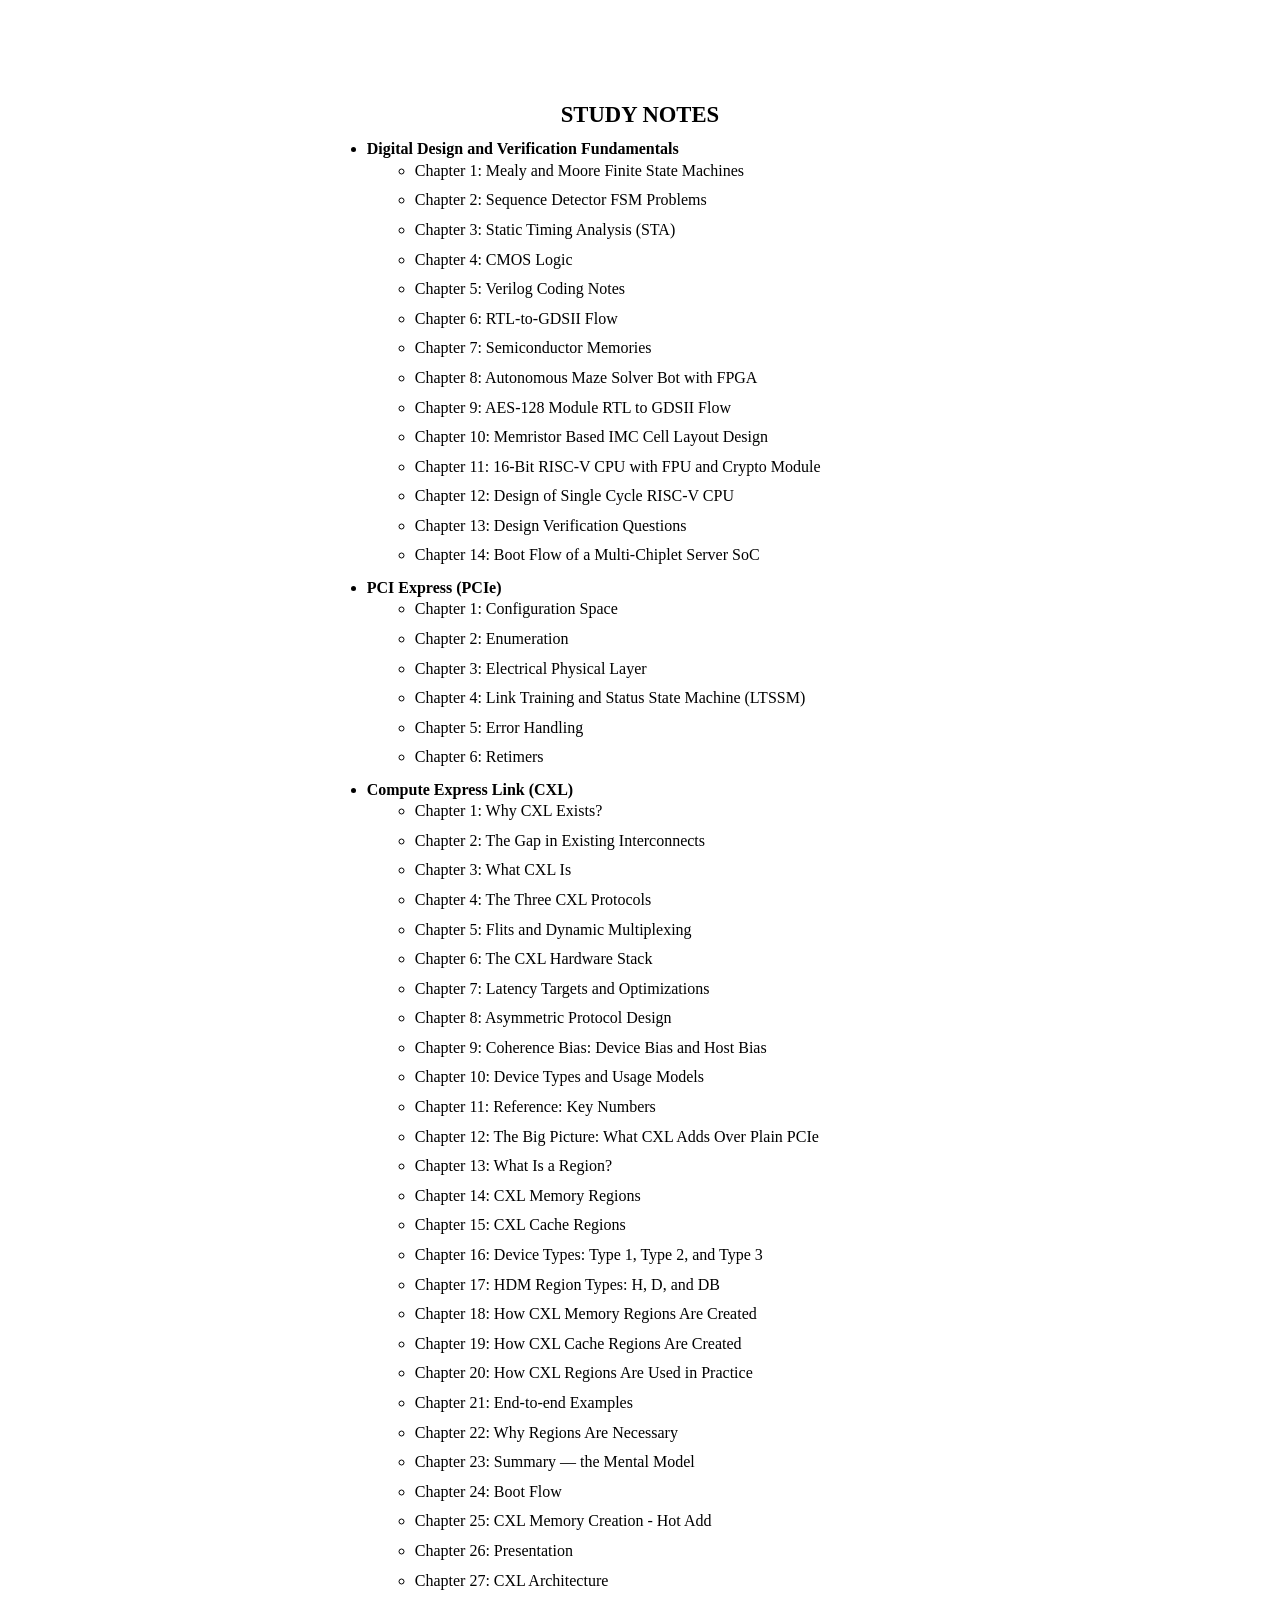
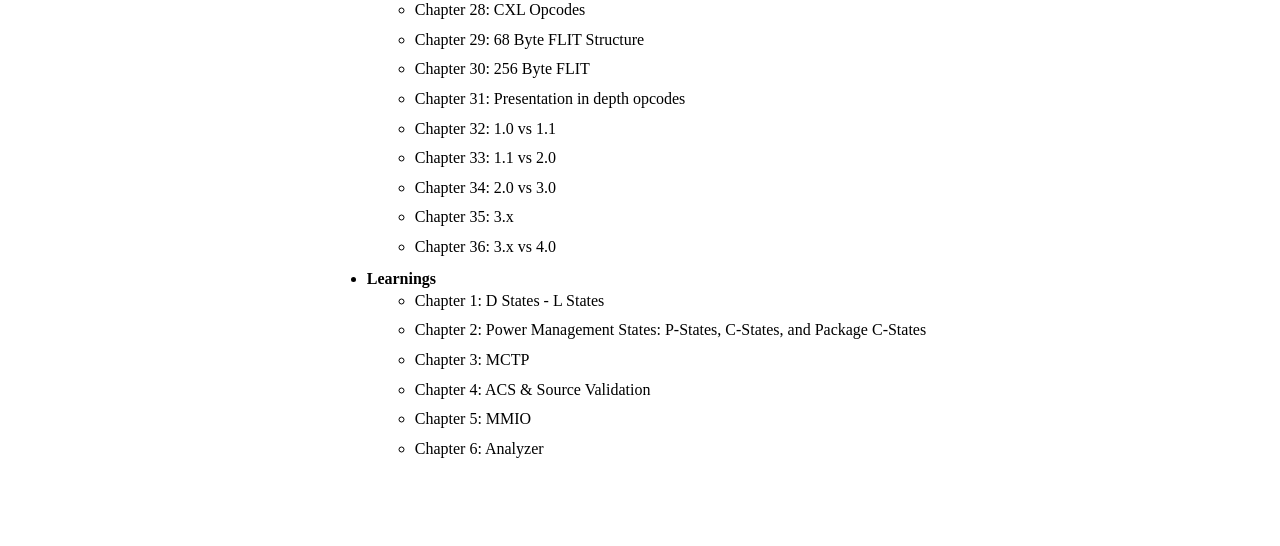
<file: index.html>
<!DOCTYPE html><html lang='en'><head><meta charset='utf-8'><title>Study Notes</title><link rel='stylesheet' href='style.css'></head><body><div class='page index'><h2>STUDY NOTES</h2><ul><li><a href='Fundamentals.html'><b>Digital Design and Verification Fundamentals</b></a><ul><li><a href='Fundamentals.html#s1'>Chapter 1: Mealy and Moore Finite State Machines</a></li><li><a href='Fundamentals.html#s23'>Chapter 2: Sequence Detector FSM Problems</a></li><li><a href='Fundamentals.html#s40'>Chapter 3: Static Timing Analysis (STA)</a></li><li><a href='Fundamentals.html#s55'>Chapter 4: CMOS Logic</a></li><li><a href='Fundamentals.html#s62'>Chapter 5: Verilog Coding Notes</a></li><li><a href='Fundamentals.html#s66'>Chapter 6: RTL-to-GDSII Flow</a></li><li><a href='Fundamentals.html#s72'>Chapter 7: Semiconductor Memories</a></li><li><a href='Fundamentals.html#s78'>Chapter 8: Autonomous Maze Solver Bot with FPGA</a></li><li><a href='Fundamentals.html#s86'>Chapter 9: AES-128 Module RTL to GDSII Flow</a></li><li><a href='Fundamentals.html#s94'>Chapter 10: Memristor Based IMC Cell Layout Design</a></li><li><a href='Fundamentals.html#s101'>Chapter 11: 16-Bit RISC-V CPU with FPU and Crypto Module</a></li><li><a href='Fundamentals.html#s109'>Chapter 12: Design of Single Cycle RISC-V CPU</a></li><li><a href='Fundamentals.html#s122'>Chapter 13: Design Verification Questions</a></li><li><a href='Fundamentals.html#s138'>Chapter 14: Boot Flow of a Multi-Chiplet Server SoC</a></li></ul></li><li><a href='PCIe.html'><b>PCI Express (PCIe)</b></a><ul><li><a href='PCIe.html#s1'>Chapter 1: Configuration Space</a></li><li><a href='PCIe.html#s7'>Chapter 2: Enumeration</a></li><li><a href='PCIe.html#s16'>Chapter 3: Electrical Physical Layer</a></li><li><a href='PCIe.html#s23'>Chapter 4: Link Training and Status State Machine (LTSSM)</a></li><li><a href='PCIe.html#s30'>Chapter 5: Error Handling</a></li><li><a href='PCIe.html#s33'>Chapter 6: Retimers</a></li></ul></li><li><a href='CXL.html'><b>Compute Express Link (CXL)</b></a><ul><li><a href='CXL.html#s1'>Chapter 1: Why CXL Exists?</a></li><li><a href='CXL.html#s6'>Chapter 2: The Gap in Existing Interconnects</a></li><li><a href='CXL.html#s12'>Chapter 3: What CXL Is</a></li><li><a href='CXL.html#s19'>Chapter 4: The Three CXL Protocols</a></li><li><a href='CXL.html#s25'>Chapter 5: Flits and Dynamic Multiplexing</a></li><li><a href='CXL.html#s29'>Chapter 6: The CXL Hardware Stack</a></li><li><a href='CXL.html#s34'>Chapter 7: Latency Targets and Optimizations</a></li><li><a href='CXL.html#s39'>Chapter 8: Asymmetric Protocol Design</a></li><li><a href='CXL.html#s45'>Chapter 9: Coherence Bias: Device Bias and Host Bias</a></li><li><a href='CXL.html#s51'>Chapter 10: Device Types and Usage Models</a></li><li><a href='CXL.html#s55'>Chapter 11: Reference: Key Numbers</a></li><li><a href='CXL.html#s56'>Chapter 12: The Big Picture: What CXL Adds Over Plain PCIe</a></li><li><a href='CXL.html#s57'>Chapter 13: What Is a Region?</a></li><li><a href='CXL.html#s58'>Chapter 14: CXL Memory Regions</a></li><li><a href='CXL.html#s62'>Chapter 15: CXL Cache Regions</a></li><li><a href='CXL.html#s65'>Chapter 16: Device Types: Type 1, Type 2, and Type 3</a></li><li><a href='CXL.html#s69'>Chapter 17: HDM Region Types: H, D, and DB</a></li><li><a href='CXL.html#s73'>Chapter 18: How CXL Memory Regions Are Created</a></li><li><a href='CXL.html#s81'>Chapter 19: How CXL Cache Regions Are Created</a></li><li><a href='CXL.html#s82'>Chapter 20: How CXL Regions Are Used in Practice</a></li><li><a href='CXL.html#s85'>Chapter 21: End-to-end Examples</a></li><li><a href='CXL.html#s89'>Chapter 22: Why Regions Are Necessary</a></li><li><a href='CXL.html#s90'>Chapter 23: Summary — the Mental Model</a></li><li><a href='CXL.html#s91'>Chapter 24: Boot Flow</a></li><li><a href='CXL.html#s110'>Chapter 25: CXL Memory Creation - Hot Add</a></li><li><a href='CXL.html#s170'>Chapter 26: Presentation</a></li><li><a href='CXL.html#s212'>Chapter 27: CXL Architecture</a></li><li><a href='CXL.html#s244'>Chapter 28: CXL Opcodes</a></li><li><a href='CXL.html#s305'>Chapter 29: 68 Byte FLIT Structure</a></li><li><a href='CXL.html#s311'>Chapter 30: 256 Byte FLIT</a></li><li><a href='CXL.html#s359'>Chapter 31: Presentation in depth opcodes</a></li><li><a href='CXL.html#s389'>Chapter 32: 1.0 vs 1.1</a></li><li><a href='CXL.html#s391'>Chapter 33: 1.1 vs 2.0</a></li><li><a href='CXL.html#s398'>Chapter 34: 2.0 vs 3.0</a></li><li><a href='CXL.html#s405'>Chapter 35: 3.x</a></li><li><a href='CXL.html#s409'>Chapter 36: 3.x vs 4.0</a></li></ul></li><li><a href='Learnings.html'><b>Learnings</b></a><ul><li><a href='Learnings.html#s1'>Chapter 1: D States - L States</a></li><li><a href='Learnings.html#s16'>Chapter 2: Power Management States: P-States, C-States, and Package C-States</a></li><li><a href='Learnings.html#s39'>Chapter 3: MCTP</a></li><li><a href='Learnings.html#s124'>Chapter 4: ACS &amp; Source Validation</a></li><li><a href='Learnings.html#s125'>Chapter 5: MMIO</a></li><li><a href='Learnings.html#s132'>Chapter 6: Analyzer</a></li></ul></li></ul></div></body></html>
</file>
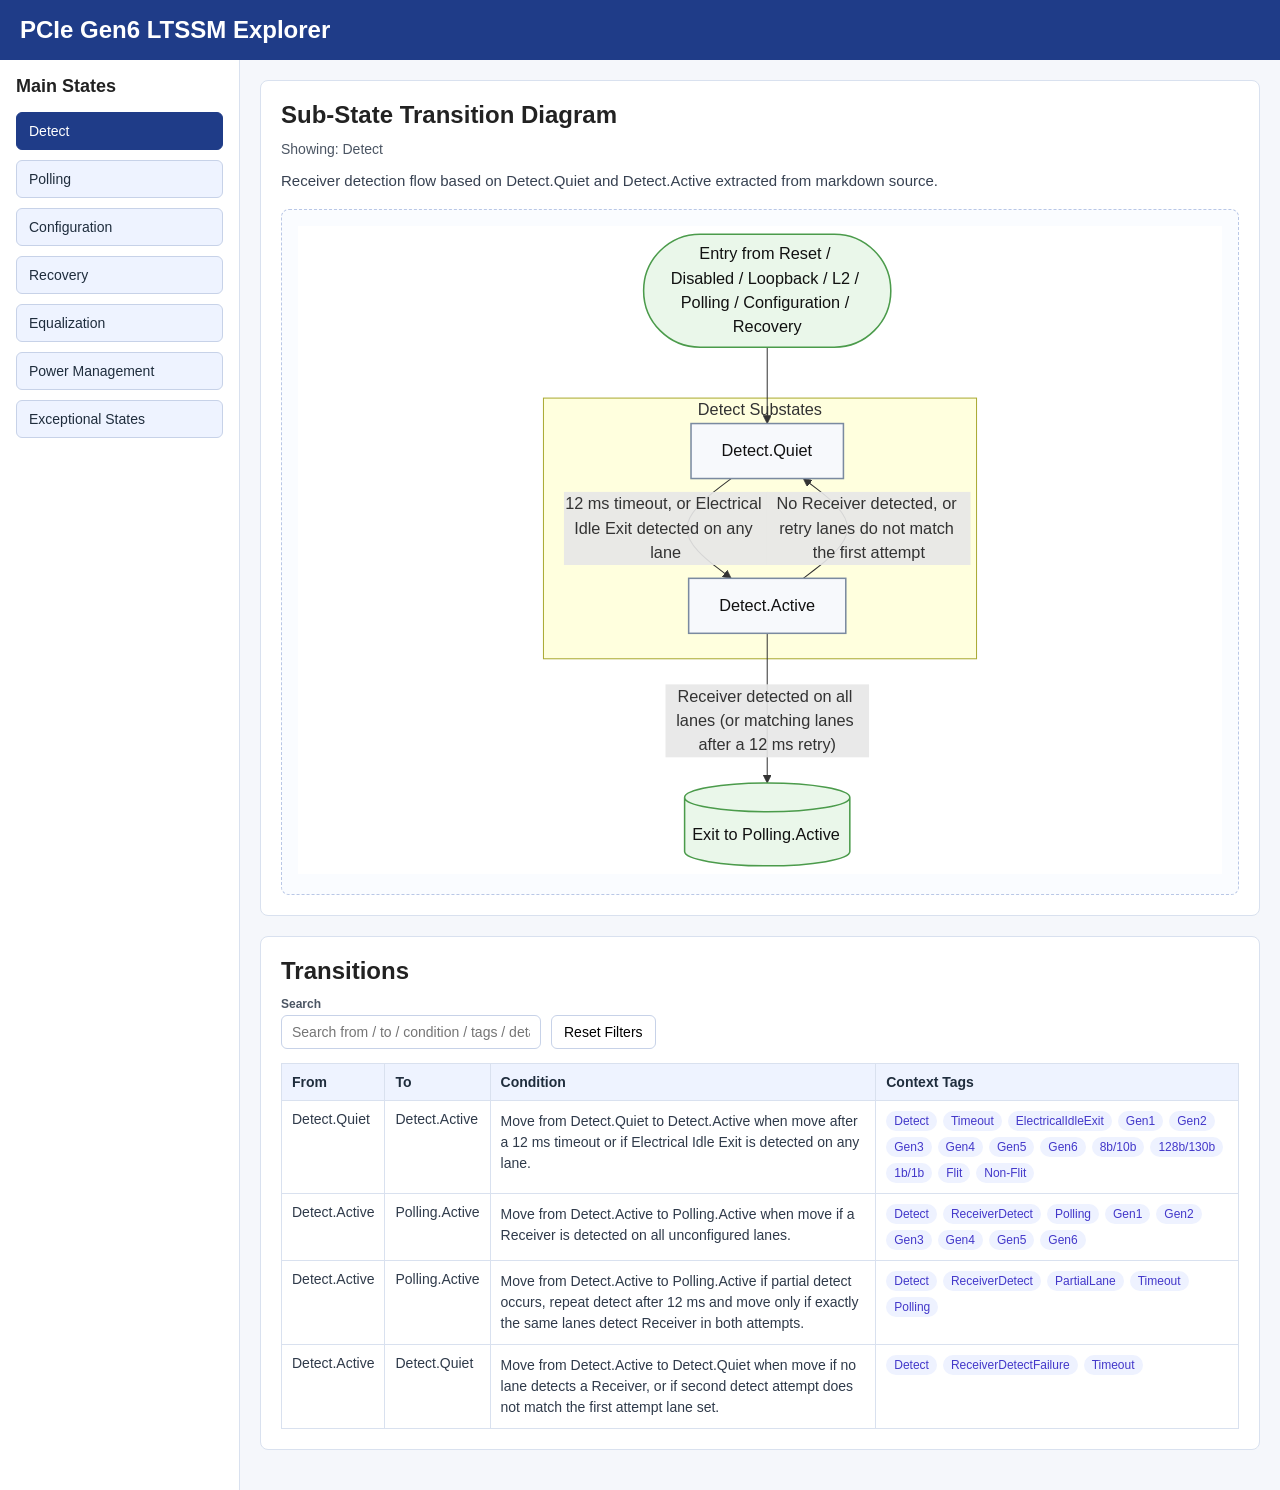
<file: LTSSM_Explorer/index.html>
<!DOCTYPE html>
<html lang="en">
<head>
  <meta charset="UTF-8" />
  <meta name="viewport" content="width=device-width, initial-scale=1.0" />
  <title>PCIe Gen6 LTSSM Explorer</title>
  <style>
    * { box-sizing: border-box; }

    body {
      margin: 0;
      font-family: Arial, sans-serif;
      background: #f5f7fb;
      color: #222;
    }

    header {
      background: #1f3c88;
      color: white;
      padding: 16px 20px;
    }

    header h1 {
      margin: 0;
      font-size: 24px;
    }

    .layout {
      display: grid;
      grid-template-columns: 240px 1fr;
      min-height: calc(100vh - 64px);
    }

    .sidebar {
      background: white;
      border-right: 1px solid #d9e1ef;
      padding: 16px;
    }

    .sidebar h2 {
      margin-top: 0;
      font-size: 18px;
    }

    .section-btn {
      display: block;
      width: 100%;
      margin-bottom: 10px;
      padding: 10px 12px;
      border: 1px solid #c7d2e8;
      border-radius: 6px;
      background: #eef3ff;
      color: #1f2d3d;
      text-align: left;
      cursor: pointer;
      font-size: 14px;
    }

    .section-btn:hover {
      background: #dfe9ff;
    }

    .section-btn.active {
      background: #1f3c88;
      color: white;
      border-color: #1f3c88;
    }

    .content {
      padding: 20px;
    }

    .panel {
      background: white;
      border: 1px solid #d9e1ef;
      border-radius: 8px;
      padding: 20px;
      margin-bottom: 20px;
    }

    .panel h2 {
      margin-top: 0;
      margin-bottom: 12px;
    }

    .current-section {
      margin-bottom: 12px;
      color: #4b5563;
      font-size: 14px;
    }

    .section-description {
      font-size: 15px;
      line-height: 1.6;
      color: #374151;
      margin-bottom: 16px;
    }

    .diagram-container {
      border: 1px dashed #b9c7e6;
      border-radius: 8px;
      background: #fafcff;
      min-height: 500px;
      padding: 16px;
    }

    .diagram-object {
      width: 100%;
      height: 72vh;
      min-height: 480px;
      border: none;
      background: white;
    }

    .placeholder {
      color: #6b7280;
      text-align: center;
      font-size: 16px;
      line-height: 1.5;
      padding: 40px 20px;
    }

    .filters-bar {
      display: flex;
      flex-wrap: wrap;
      gap: 10px;
      align-items: end;
      margin-bottom: 14px;
    }

    .filter-group {
      display: flex;
      flex-direction: column;
      gap: 4px;
    }

    .filter-group label {
      font-size: 12px;
      color: #4b5563;
      font-weight: 600;
    }

    .filter-group input {
      min-width: 260px;
      padding: 8px 10px;
      border: 1px solid #c7d2e8;
      border-radius: 6px;
      background: white;
      font-size: 14px;
    }

    .filter-reset-btn,
    .small-btn {
      padding: 8px 12px;
      border: 1px solid #c7d2e8;
      border-radius: 6px;
      background: white;
      cursor: pointer;
      font-size: 14px;
      height: fit-content;
    }

    .filter-reset-btn:hover,
    .small-btn:hover {
      background: #f8fafc;
    }

    .state-filter-bar {
      display: flex;
      align-items: center;
      gap: 10px;
      margin-bottom: 12px;
      padding: 10px 12px;
      background: #f8fbff;
      border: 1px solid #d9e1ef;
      border-radius: 8px;
    }

    .state-filter-label {
      font-size: 13px;
      color: #4b5563;
      font-weight: 600;
    }

    .state-filter-value {
      font-size: 14px;
      color: #1f2d3d;
      font-weight: 700;
    }

    .hidden {
      display: none !important;
    }

    table {
      width: 100%;
      border-collapse: collapse;
      margin-top: 8px;
    }

    th, td {
      border: 1px solid #d9e1ef;
      padding: 10px;
      text-align: left;
      vertical-align: top;
      font-size: 14px;
    }

    th {
      background: #eef3ff;
      color: #1f2d3d;
    }

    td {
      background: #fff;
      color: #2f3a4a;
    }

    .condition-arc {
      font-weight: 700;
      color: #1f3c88;
    }

    .condition-text {
      color: #2f3a4a;
      line-height: 1.5;
    }

    .tag-list {
      display: flex;
      flex-wrap: wrap;
      gap: 6px;
    }

    .tag {
      display: inline-block;
      background: #eef2ff;
      color: #4338ca;
      border-radius: 999px;
      padding: 3px 8px;
      font-size: 12px;
      white-space: nowrap;
    }

    .detail-panel {
      margin-top: 16px;
      padding: 14px 16px;
      border: 1px solid #d9e1ef;
      border-radius: 8px;
      background: #fafcff;
    }

    .detail-panel h3 {
      margin-top: 0;
      margin-bottom: 8px;
      font-size: 16px;
    }

    .detail-panel p {
      margin: 6px 0;
      line-height: 1.6;
      color: #374151;
    }

    .detail-panel ul {
      margin-top: 6px;
      margin-bottom: 0;
      padding-left: 18px;
    }

    .detail-panel li {
      margin-bottom: 6px;
      line-height: 1.5;
      color: #374151;
    }

    .close-btn {
      margin-top: 10px;
      border: 1px solid #c7d2e8;
      background: white;
      border-radius: 6px;
      padding: 6px 10px;
      cursor: pointer;
    }
  </style>
</head>
<body>
  <header>
    <h1>PCIe Gen6 LTSSM Explorer</h1>
  </header>

  <div class="layout">
    <aside class="sidebar">
      <h2>Main States</h2>
      <button class="section-btn active" data-section="detect">Detect</button>
      <button class="section-btn" data-section="polling">Polling</button>
      <button class="section-btn" data-section="configuration">Configuration</button>
      <button class="section-btn" data-section="recovery">Recovery</button>
      <button class="section-btn" data-section="equalization">Equalization</button>
      <button class="section-btn" data-section="power">Power Management</button>
      <button class="section-btn" data-section="exceptional">Exceptional States</button>
    </aside>

    <main class="content">
      <div class="panel">
        <h2>Sub-State Transition Diagram</h2>

        <div id="currentSectionLabel" class="current-section">
          Showing: Detect
        </div>

        <div id="sectionDescription" class="section-description">
          Detect receiver presence and determine whether the link can proceed into Polling.
        </div>

        <div class="diagram-container" id="diagramContainer">
          <div class="placeholder">Loading diagram...</div>
        </div>
      </div>

      <div class="panel">
        <h2>Transitions</h2>

        <div id="stateFilterBar" class="state-filter-bar hidden">
          <span class="state-filter-label">SVG-selected state:</span>
          <span id="stateFilterValue" class="state-filter-value"></span>
          <button id="clearStateFilterBtn" class="small-btn" type="button">Clear State Filter</button>
        </div>

        <div class="filters-bar">
          <div class="filter-group">
            <label for="searchInput">Search</label>
            <input id="searchInput" type="text" placeholder="Search from / to / condition / tags / details" />
          </div>

          <button id="resetFiltersBtn" class="filter-reset-btn" type="button">
            Reset Filters
          </button>
        </div>

        <table>
          <thead>
            <tr>
              <th>From</th>
              <th>To</th>
              <th>Condition</th>
              <th>Context Tags</th>
              <th id="detailsColumnHeader">Details</th>
            </tr>
          </thead>
          <tbody id="transitionTableBody"></tbody>
        </table>

        <div id="specDetailPanel" class="detail-panel hidden">
          <h3 id="specDetailTitle">Spec Transition Details</h3>
          <div id="specDetailBody"></div>
          <button class="close-btn" id="closeSpecDetailBtn" type="button">Close</button>
        </div>
      </div>
    </main>
  </div>

  <script src="ltssm_data.js"></script>
  <script src="ltssm_state_details.js"></script>
  <script src="ltssm_legal.js"></script>
  <script src="ltssm_legal_view.js"></script>
  <script src="ltssm_app.js"></script>
</body>
</html>
</file>
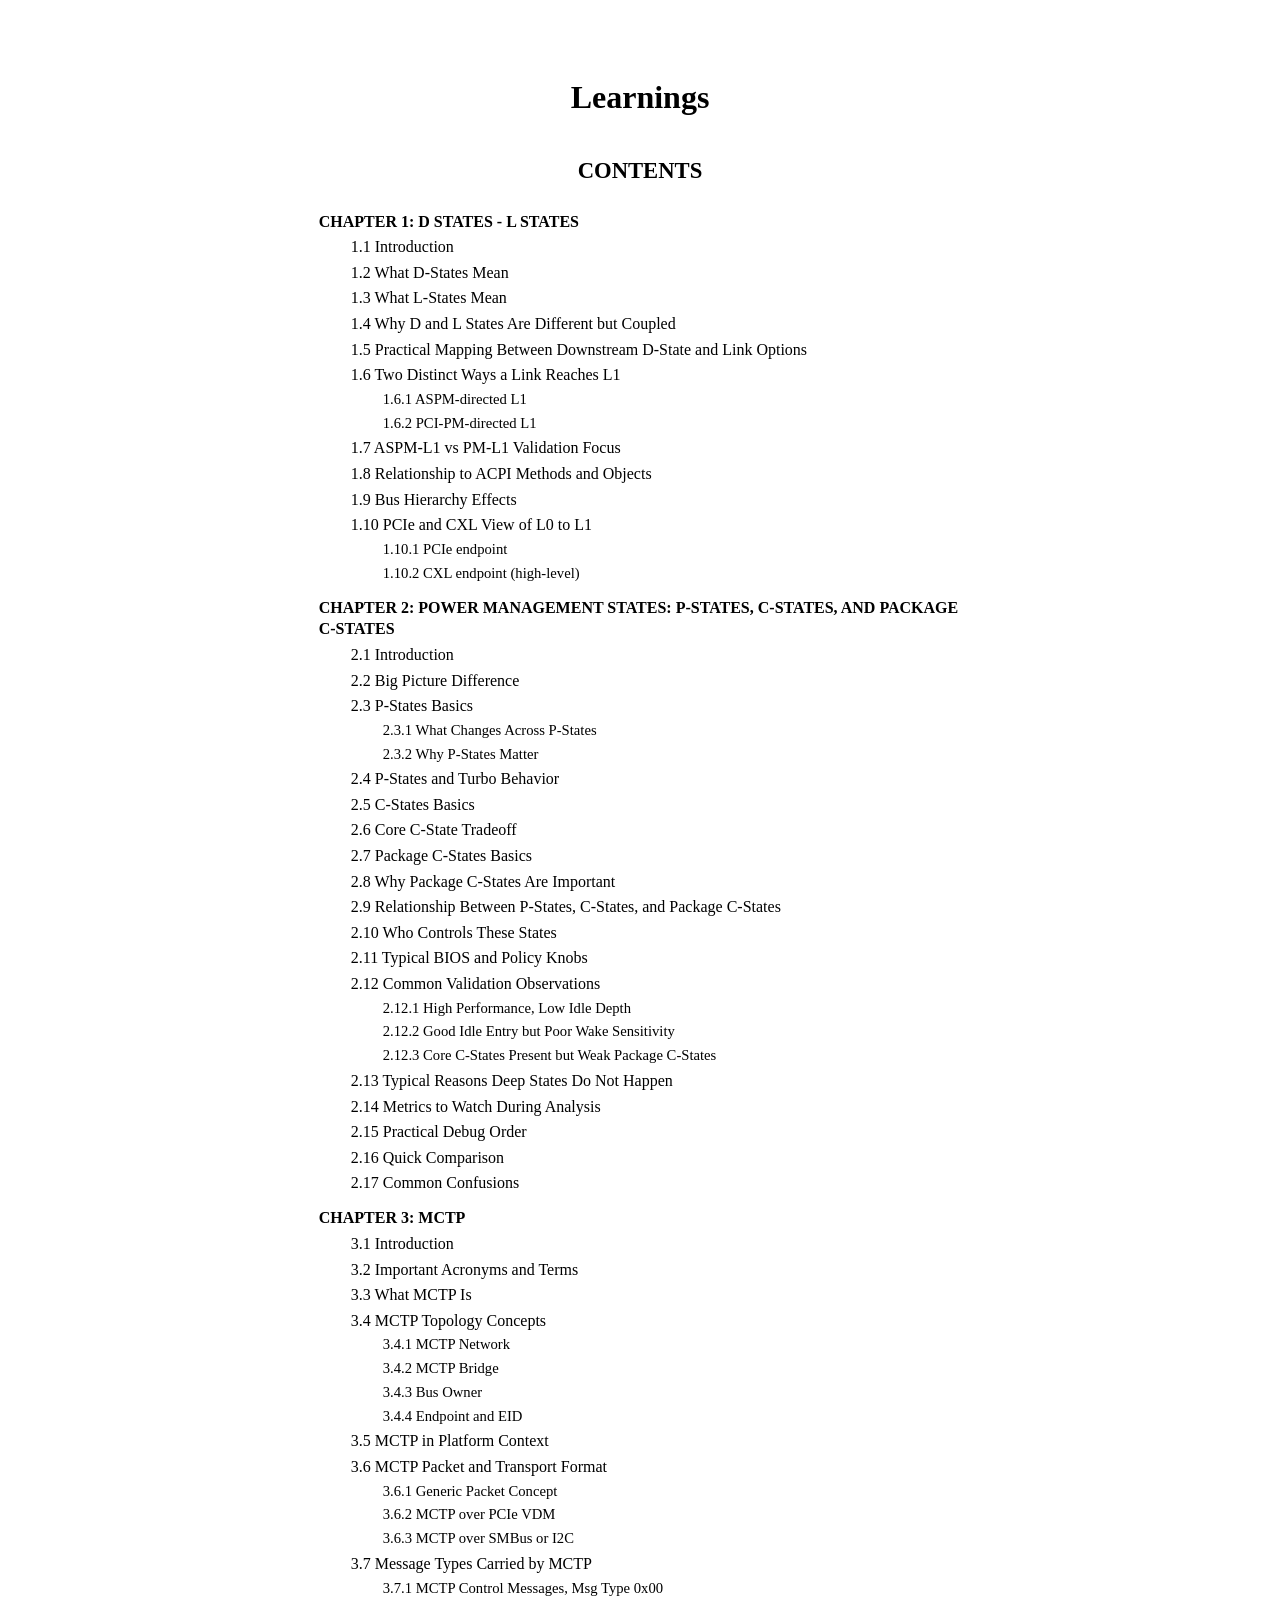
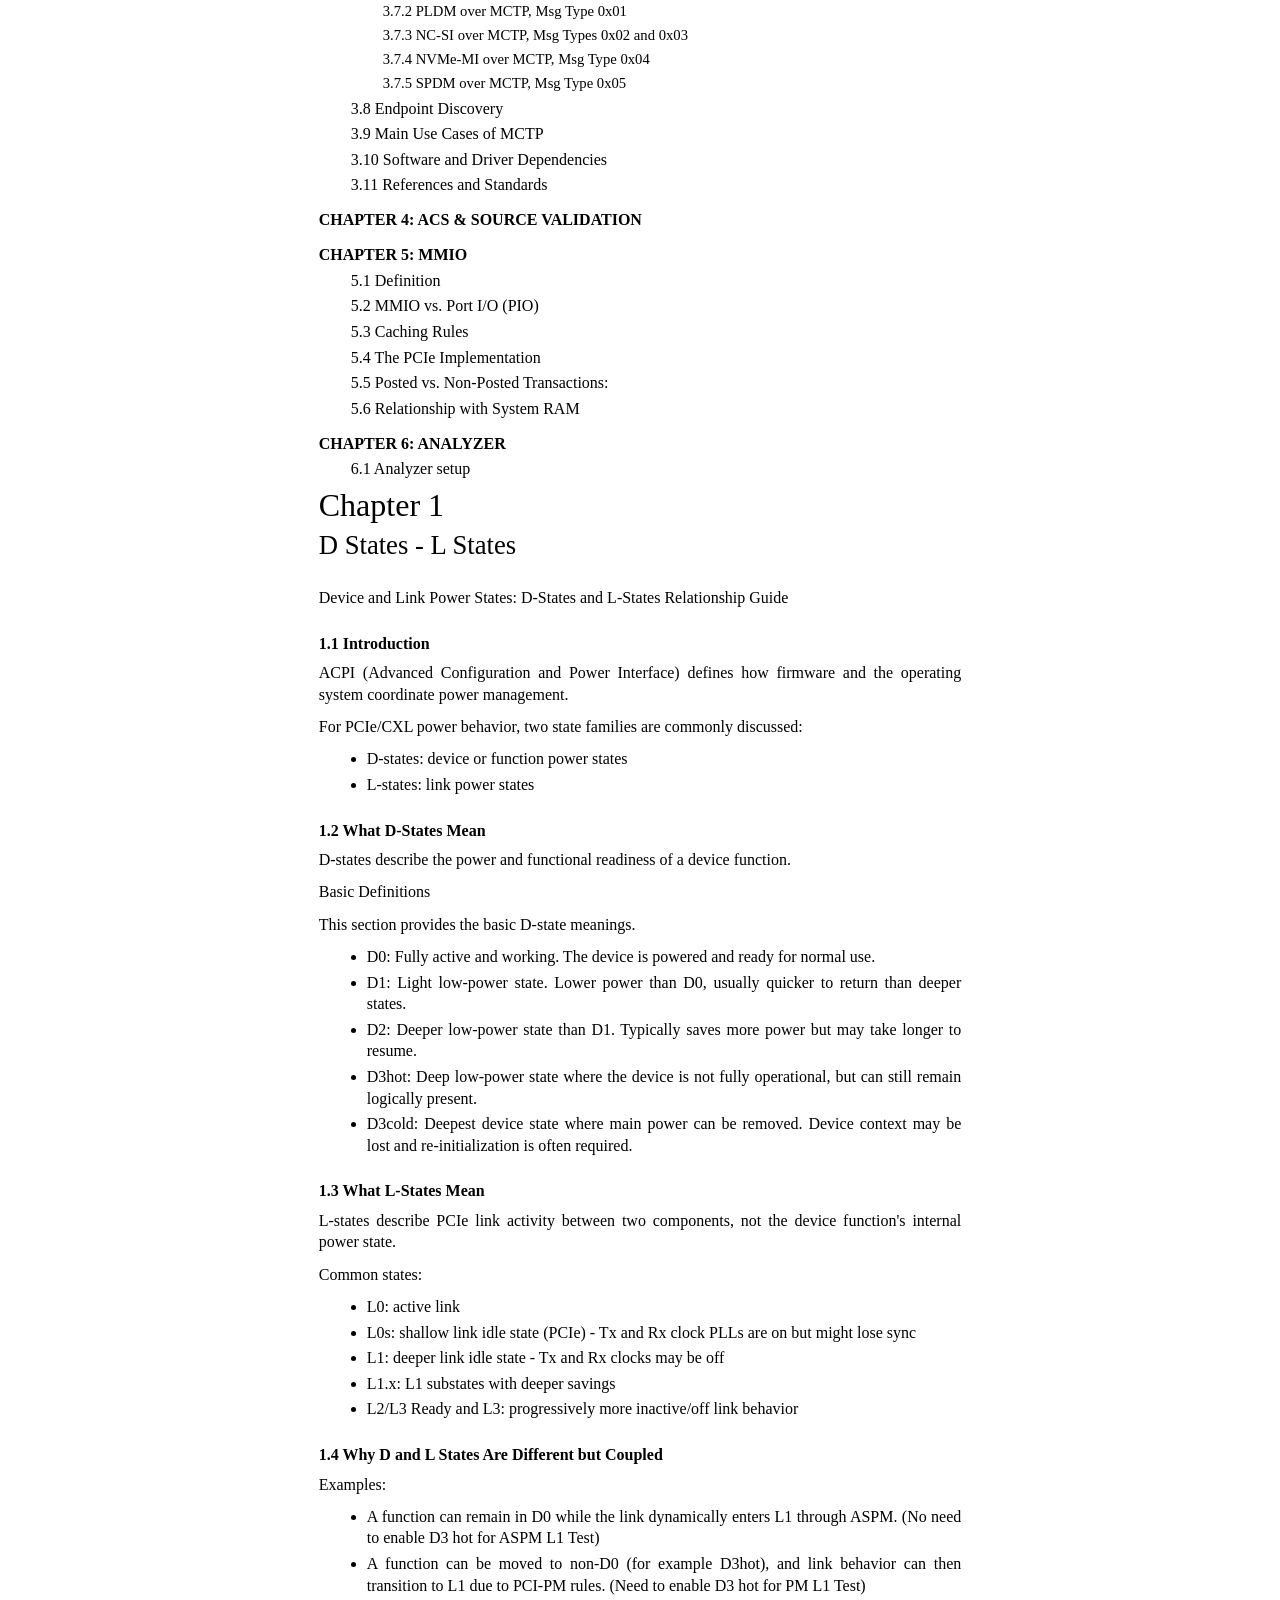
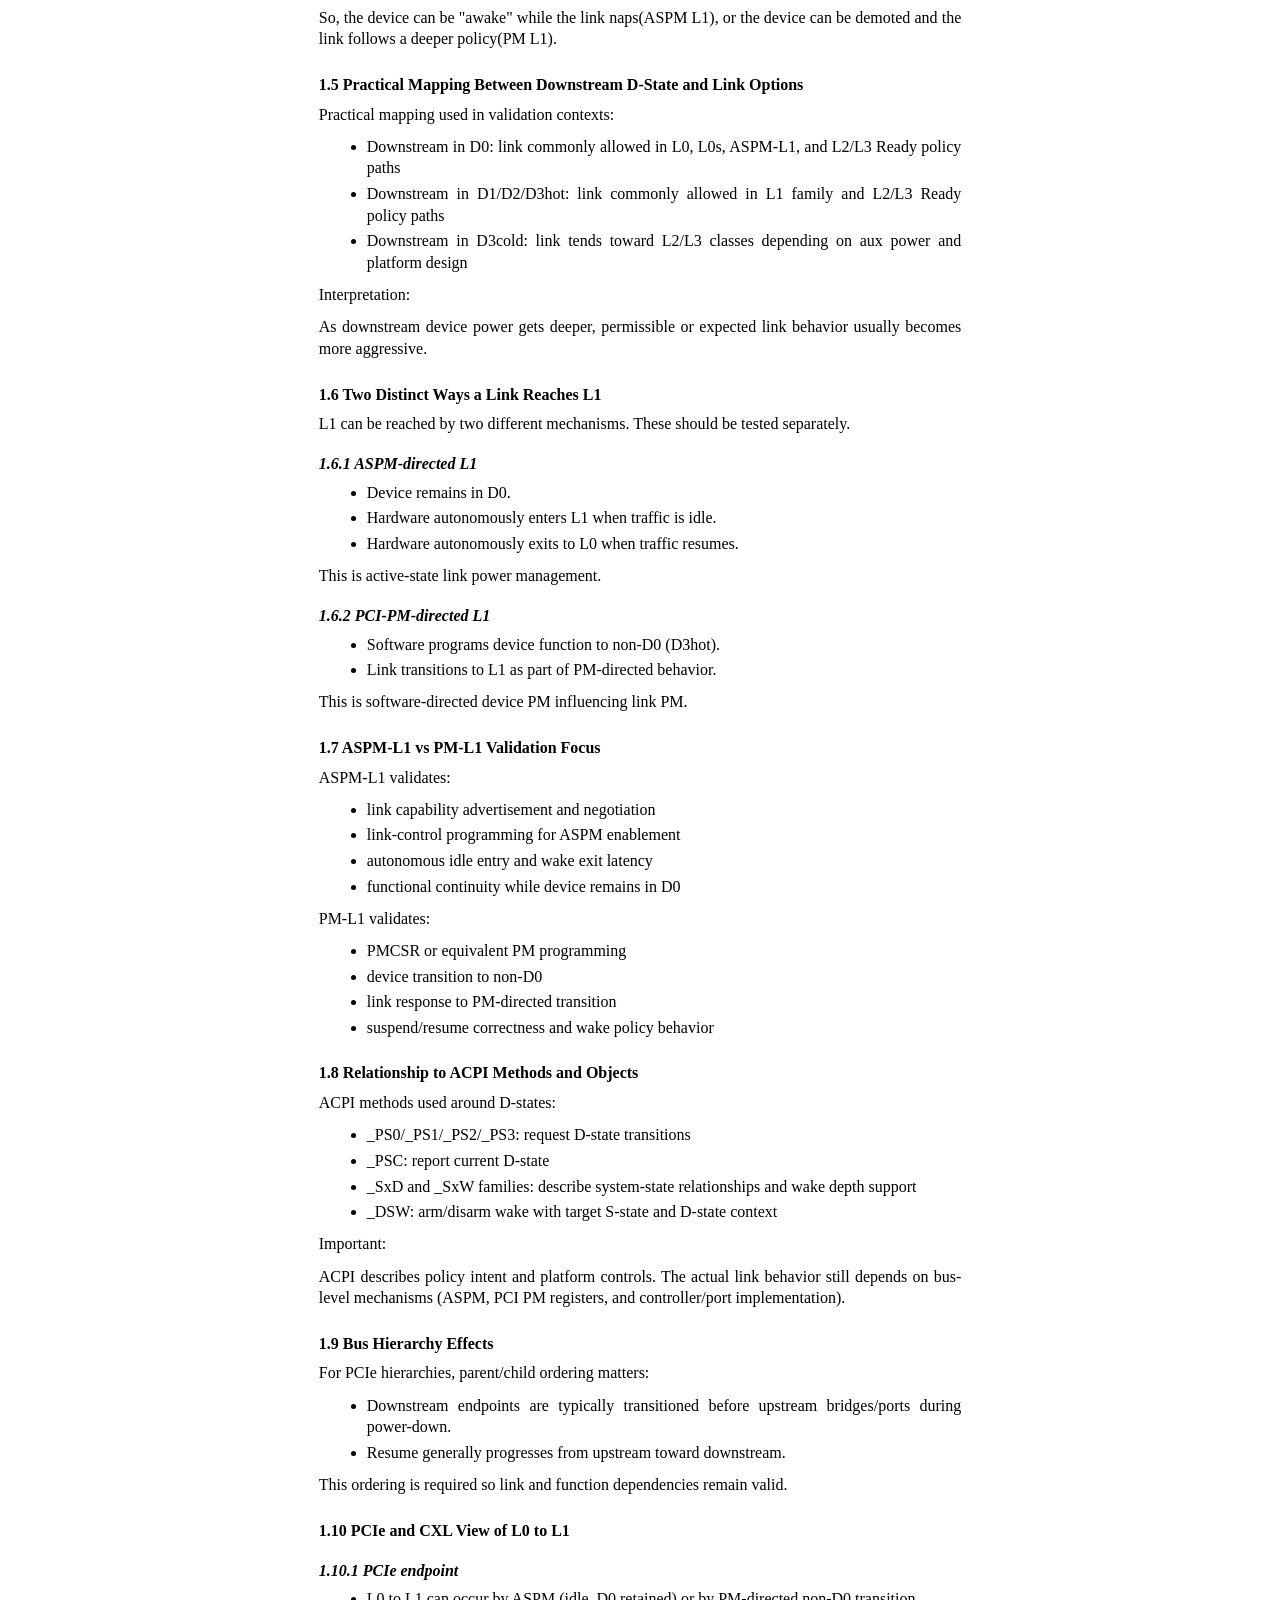
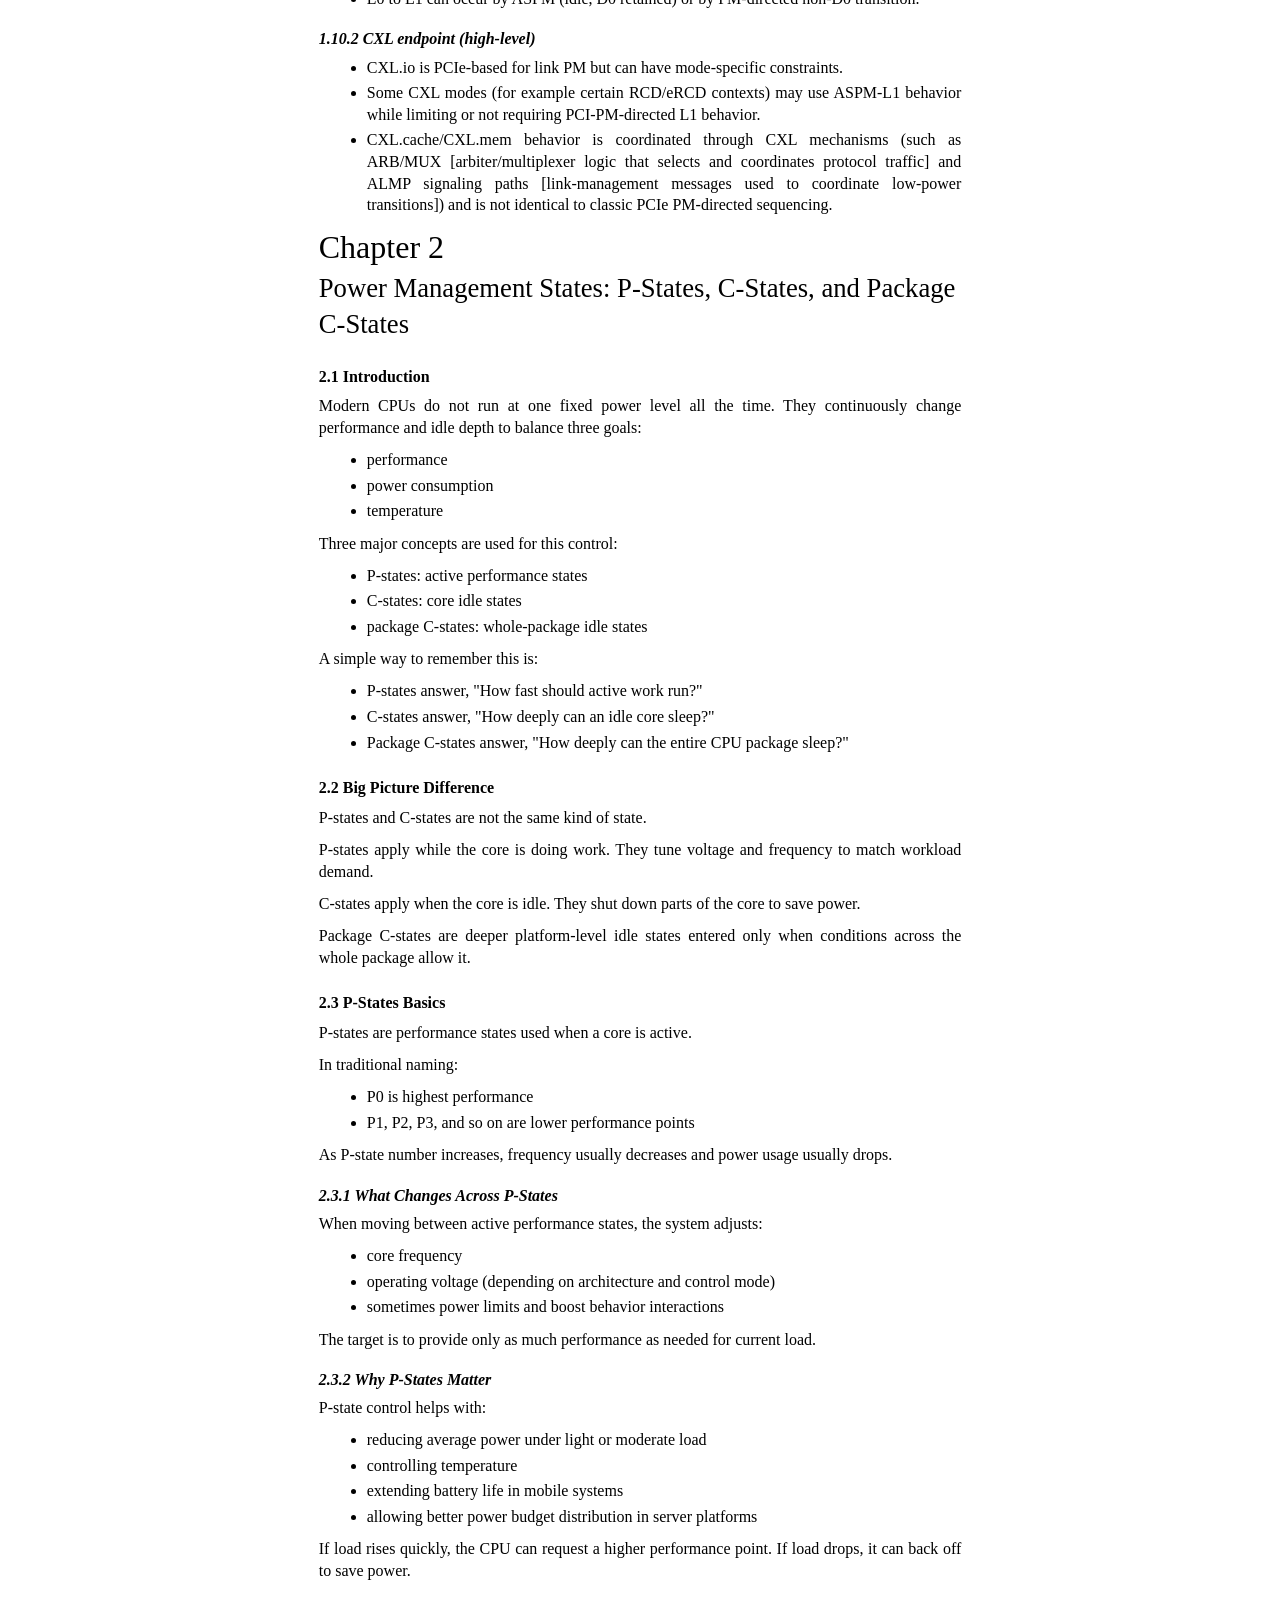
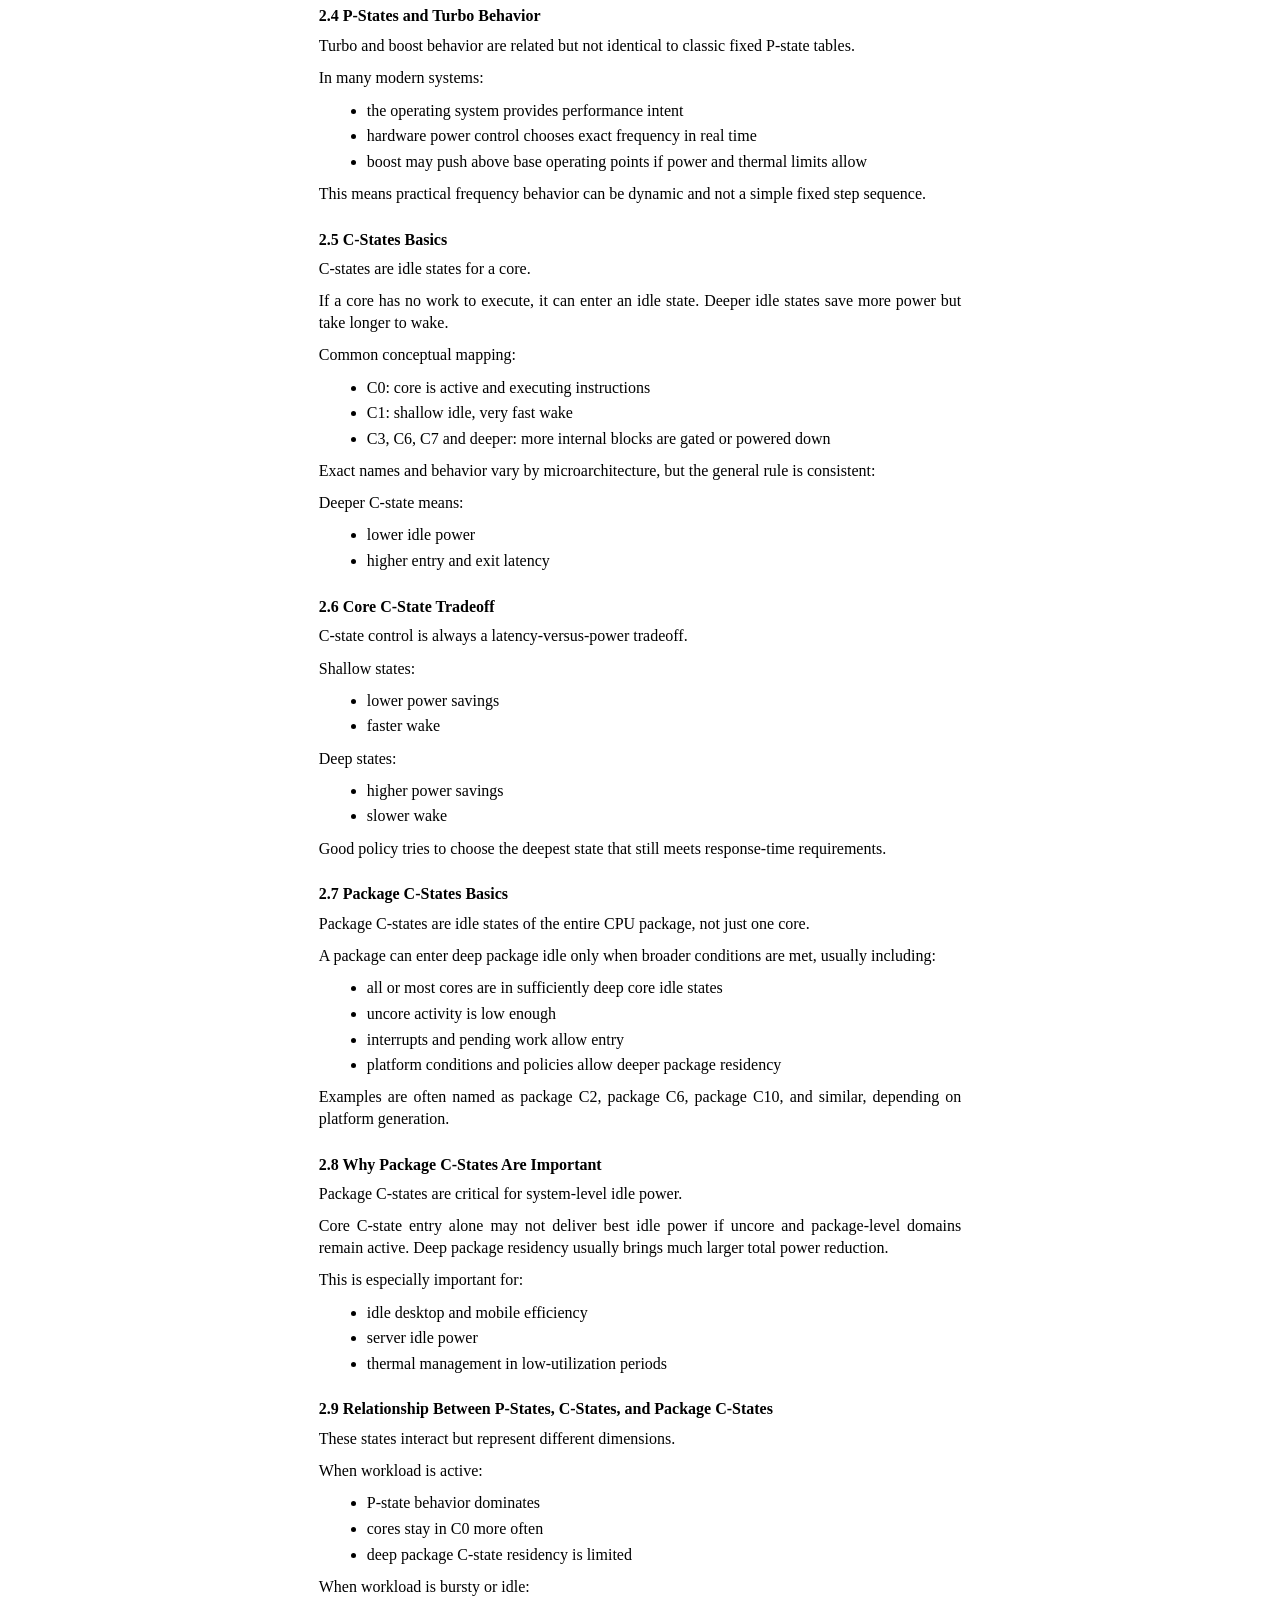
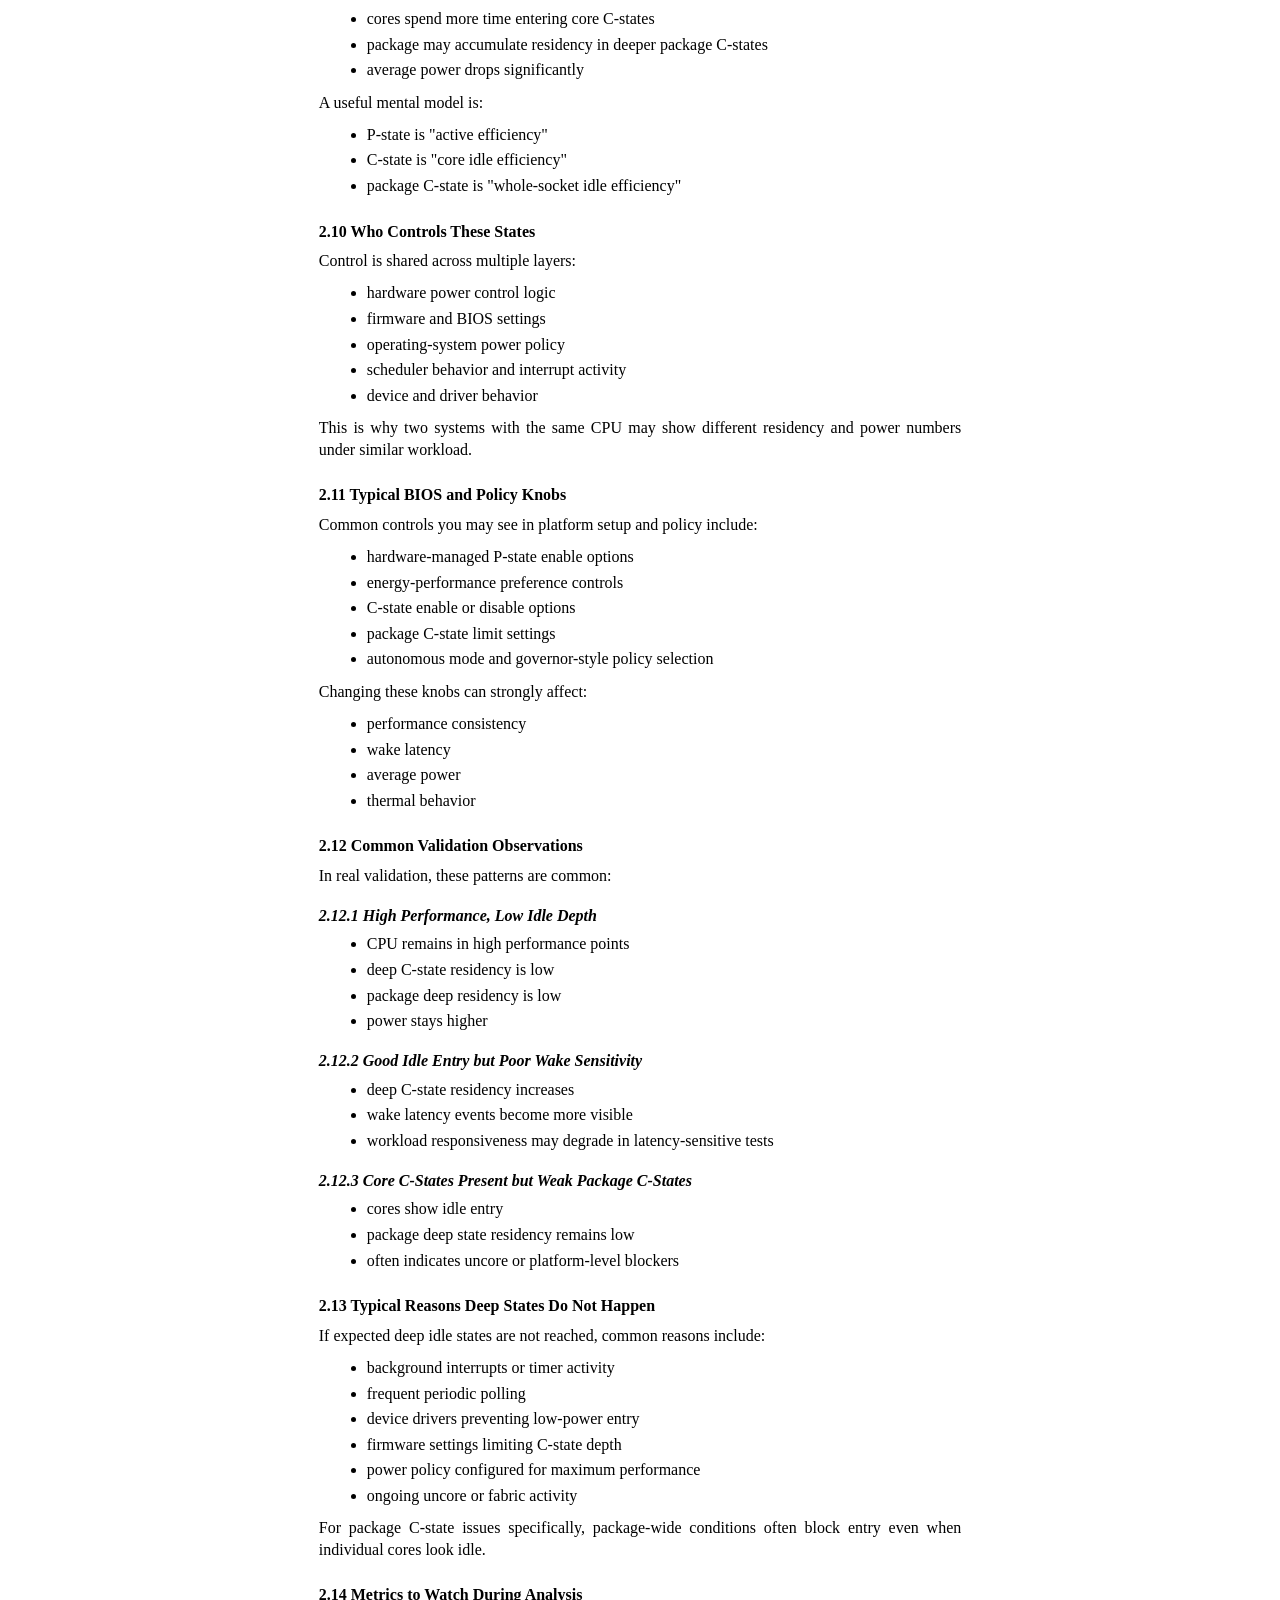
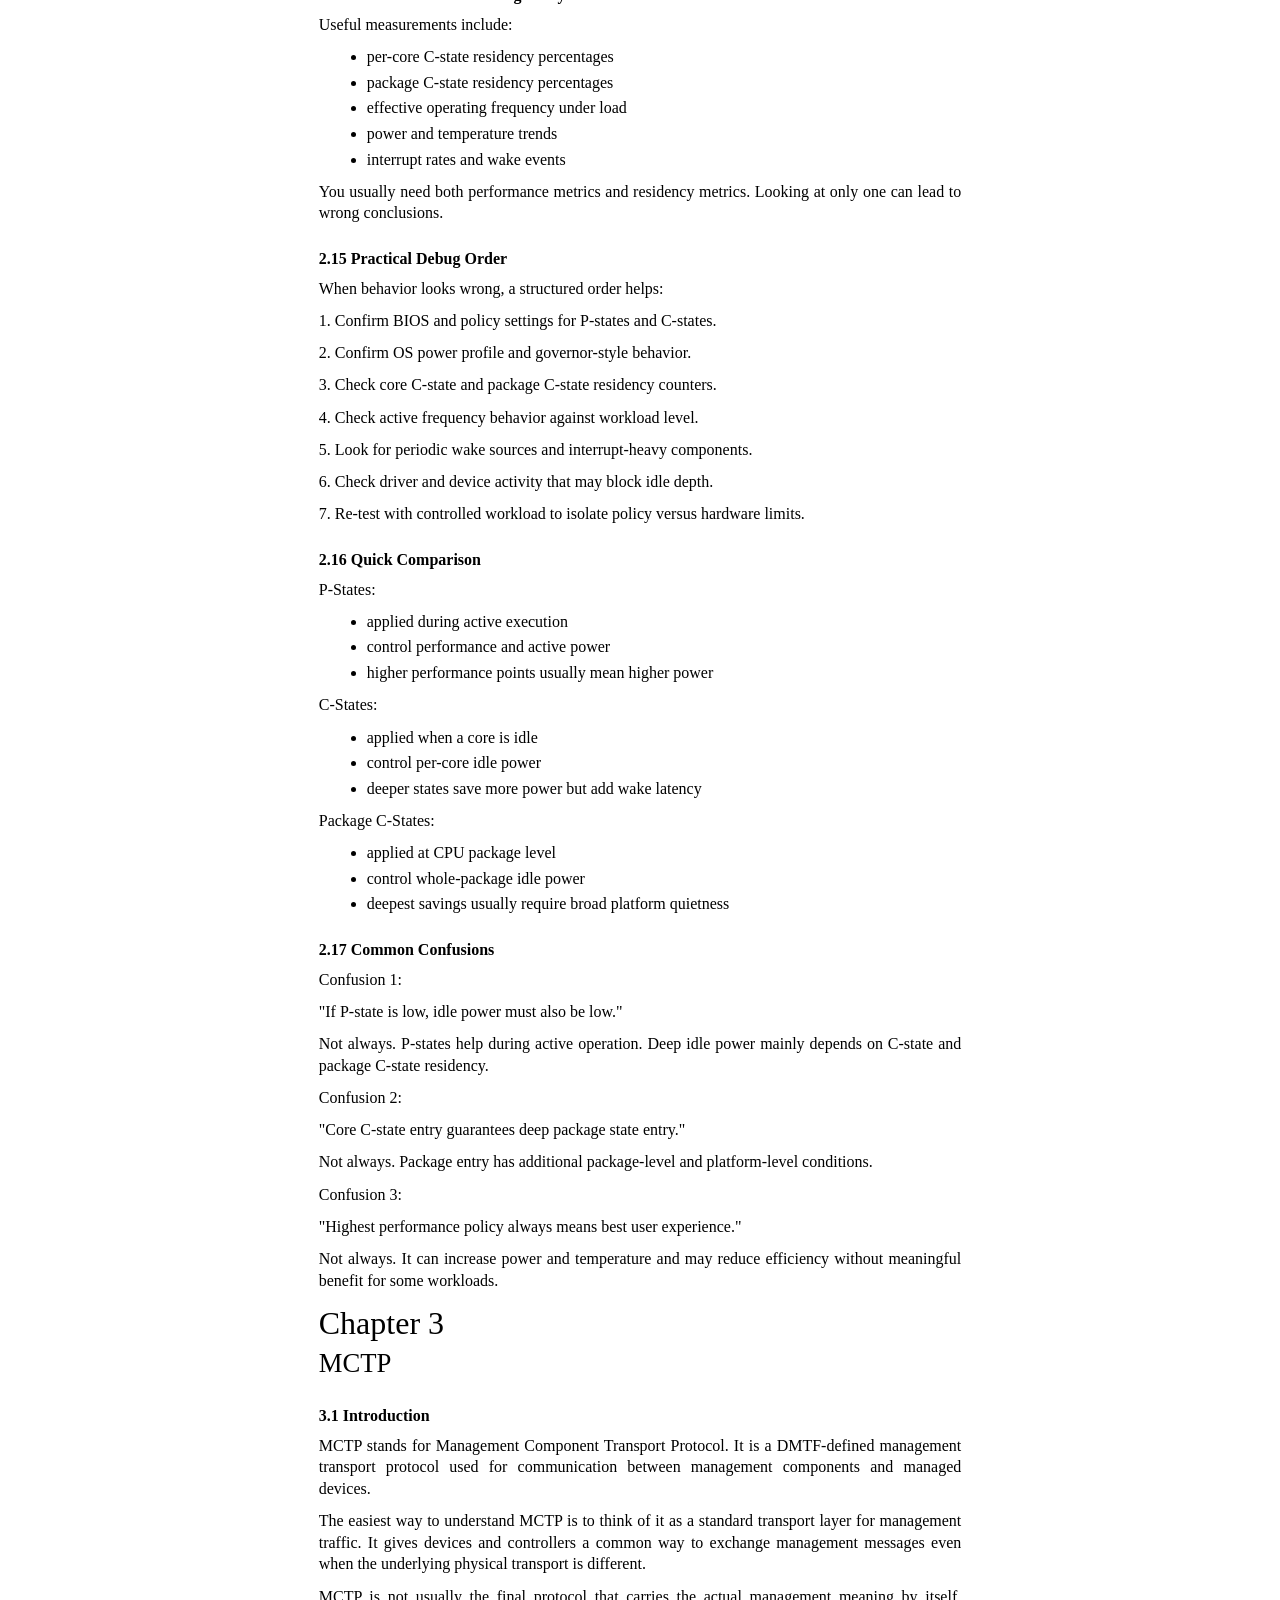
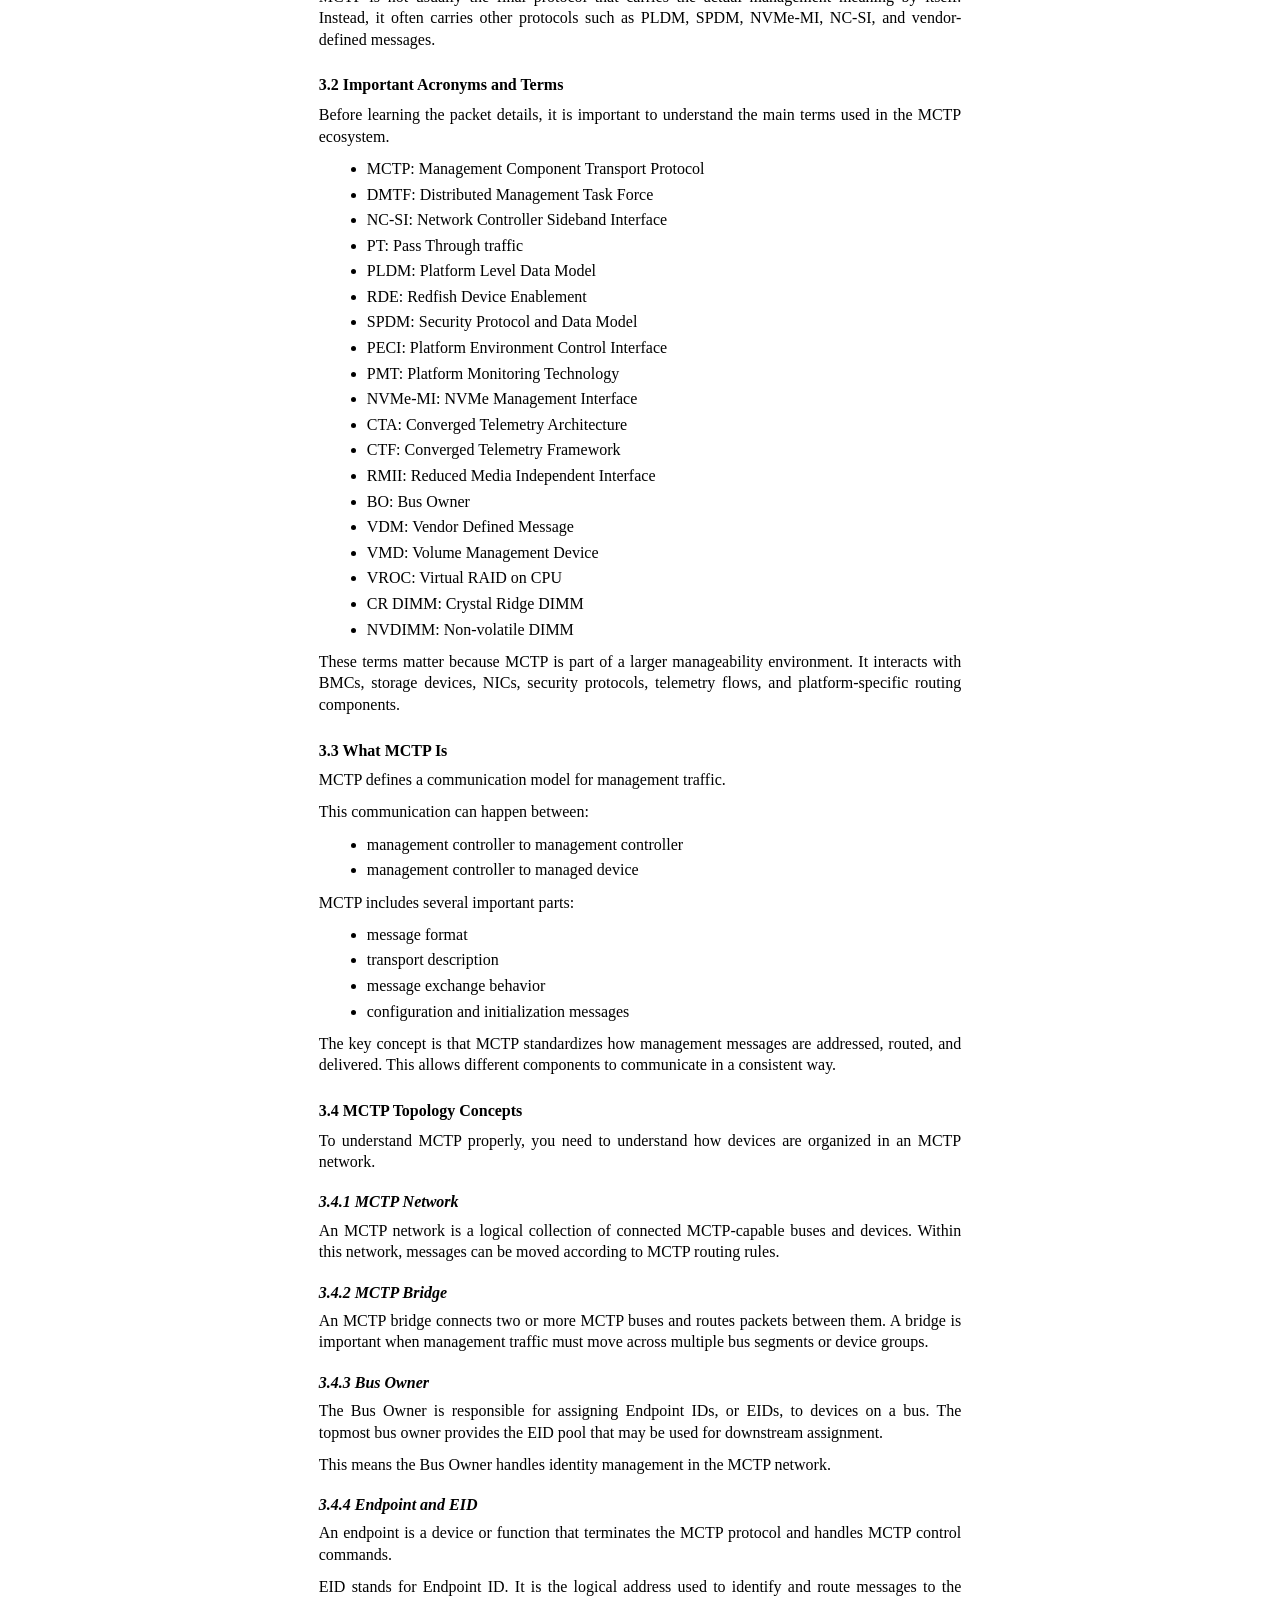
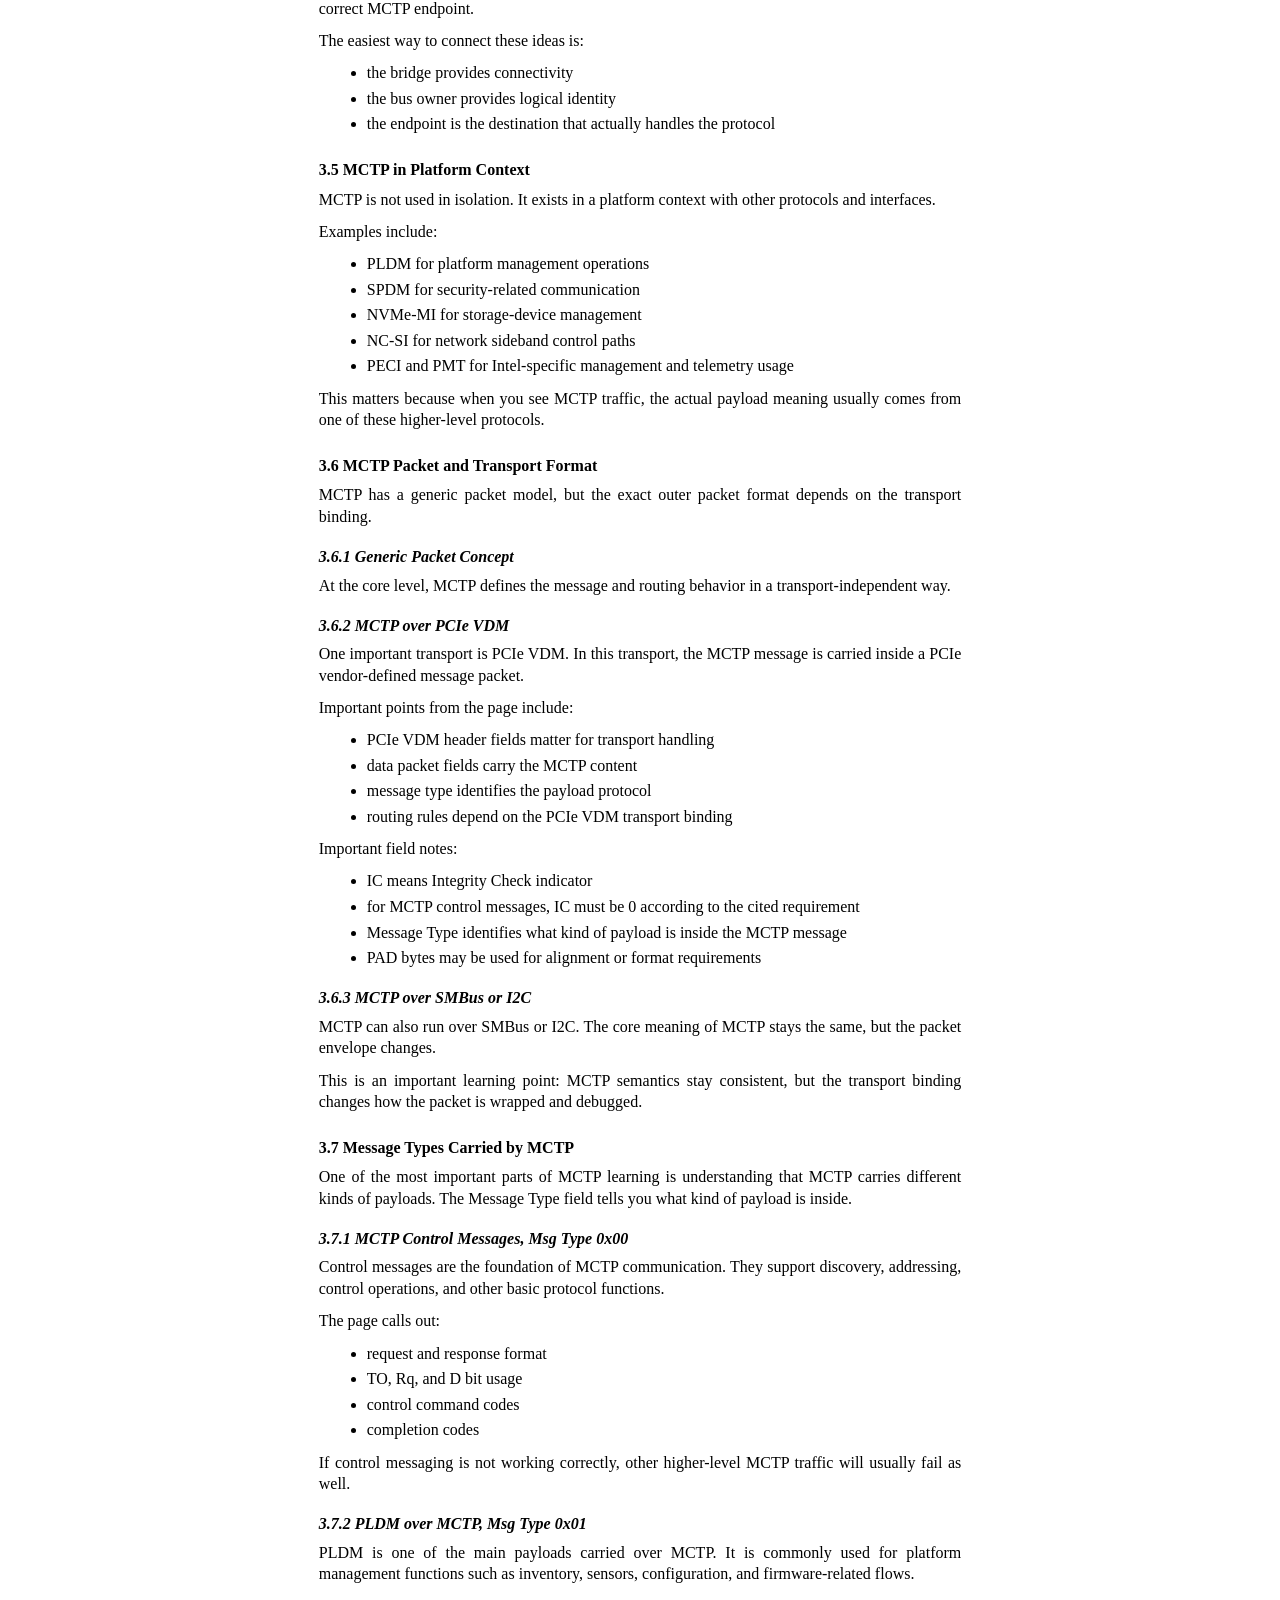
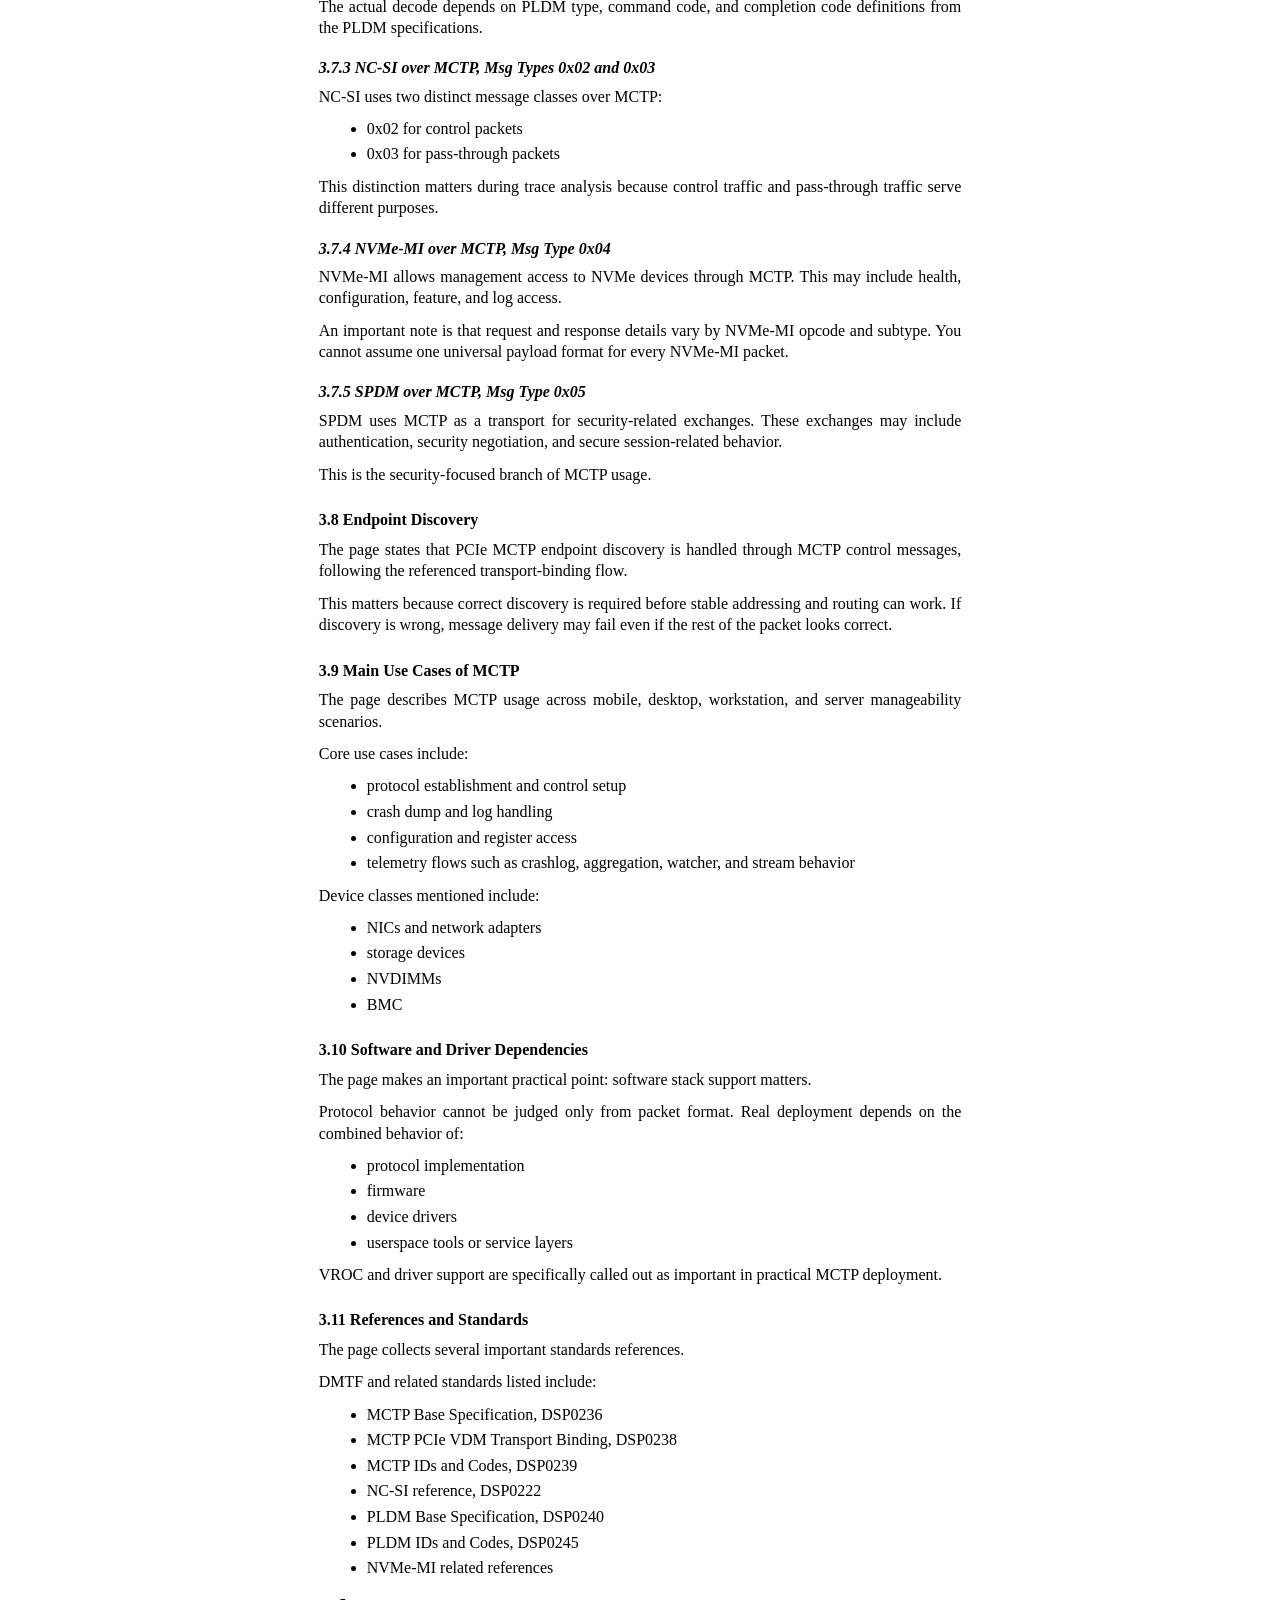
<file: Learnings.html>
<!DOCTYPE html><html lang='en'><head><meta charset='utf-8'><meta name='viewport' content='width=device-width, initial-scale=1'><title>Learnings</title><link rel='stylesheet' href='style.css'></head><body><div class='page'><div class='doctitle'>Learnings</div><div class='toc'><h2 class='front'>CONTENTS</h2><ul><li class='l1'><a href='#s1'>Chapter 1: D States - L States</a></li><li class='l2'><a href='#s2'>1.1 Introduction</a></li><li class='l2'><a href='#s3'>1.2 What D-States Mean</a></li><li class='l2'><a href='#s4'>1.3 What L-States Mean</a></li><li class='l2'><a href='#s5'>1.4 Why D and L States Are Different but Coupled</a></li><li class='l2'><a href='#s6'>1.5 Practical Mapping Between Downstream D-State and Link Options</a></li><li class='l2'><a href='#s7'>1.6 Two Distinct Ways a Link Reaches L1</a></li><li class='l3'><a href='#s8'>1.6.1 ASPM-directed L1</a></li><li class='l3'><a href='#s9'>1.6.2 PCI-PM-directed L1</a></li><li class='l2'><a href='#s10'>1.7 ASPM-L1 vs PM-L1 Validation Focus</a></li><li class='l2'><a href='#s11'>1.8 Relationship to ACPI Methods and Objects</a></li><li class='l2'><a href='#s12'>1.9 Bus Hierarchy Effects</a></li><li class='l2'><a href='#s13'>1.10 PCIe and CXL View of L0 to L1</a></li><li class='l3'><a href='#s14'>1.10.1 PCIe endpoint</a></li><li class='l3'><a href='#s15'>1.10.2 CXL endpoint (high-level)</a></li><li class='l1'><a href='#s16'>Chapter 2: Power Management States: P-States, C-States, and Package C-States</a></li><li class='l2'><a href='#s17'>2.1 Introduction</a></li><li class='l2'><a href='#s18'>2.2 Big Picture Difference</a></li><li class='l2'><a href='#s19'>2.3 P-States Basics</a></li><li class='l3'><a href='#s20'>2.3.1 What Changes Across P-States</a></li><li class='l3'><a href='#s21'>2.3.2 Why P-States Matter</a></li><li class='l2'><a href='#s22'>2.4 P-States and Turbo Behavior</a></li><li class='l2'><a href='#s23'>2.5 C-States Basics</a></li><li class='l2'><a href='#s24'>2.6 Core C-State Tradeoff</a></li><li class='l2'><a href='#s25'>2.7 Package C-States Basics</a></li><li class='l2'><a href='#s26'>2.8 Why Package C-States Are Important</a></li><li class='l2'><a href='#s27'>2.9 Relationship Between P-States, C-States, and Package C-States</a></li><li class='l2'><a href='#s28'>2.10 Who Controls These States</a></li><li class='l2'><a href='#s29'>2.11 Typical BIOS and Policy Knobs</a></li><li class='l2'><a href='#s30'>2.12 Common Validation Observations</a></li><li class='l3'><a href='#s31'>2.12.1 High Performance, Low Idle Depth</a></li><li class='l3'><a href='#s32'>2.12.2 Good Idle Entry but Poor Wake Sensitivity</a></li><li class='l3'><a href='#s33'>2.12.3 Core C-States Present but Weak Package C-States</a></li><li class='l2'><a href='#s34'>2.13 Typical Reasons Deep States Do Not Happen</a></li><li class='l2'><a href='#s35'>2.14 Metrics to Watch During Analysis</a></li><li class='l2'><a href='#s36'>2.15 Practical Debug Order</a></li><li class='l2'><a href='#s37'>2.16 Quick Comparison</a></li><li class='l2'><a href='#s38'>2.17 Common Confusions</a></li><li class='l1'><a href='#s39'>Chapter 3: MCTP</a></li><li class='l2'><a href='#s40'>3.1 Introduction</a></li><li class='l2'><a href='#s41'>3.2 Important Acronyms and Terms</a></li><li class='l2'><a href='#s42'>3.3 What MCTP Is</a></li><li class='l2'><a href='#s43'>3.4 MCTP Topology Concepts</a></li><li class='l3'><a href='#s44'>3.4.1 MCTP Network</a></li><li class='l3'><a href='#s45'>3.4.2 MCTP Bridge</a></li><li class='l3'><a href='#s46'>3.4.3 Bus Owner</a></li><li class='l3'><a href='#s47'>3.4.4 Endpoint and EID</a></li><li class='l2'><a href='#s48'>3.5 MCTP in Platform Context</a></li><li class='l2'><a href='#s49'>3.6 MCTP Packet and Transport Format</a></li><li class='l3'><a href='#s50'>3.6.1 Generic Packet Concept</a></li><li class='l3'><a href='#s51'>3.6.2 MCTP over PCIe VDM</a></li><li class='l3'><a href='#s52'>3.6.3 MCTP over SMBus or I2C</a></li><li class='l2'><a href='#s53'>3.7 Message Types Carried by MCTP</a></li><li class='l3'><a href='#s54'>3.7.1 MCTP Control Messages, Msg Type 0x00</a></li><li class='l3'><a href='#s55'>3.7.2 PLDM over MCTP, Msg Type 0x01</a></li><li class='l3'><a href='#s56'>3.7.3 NC-SI over MCTP, Msg Types 0x02 and 0x03</a></li><li class='l3'><a href='#s57'>3.7.4 NVMe-MI over MCTP, Msg Type 0x04</a></li><li class='l3'><a href='#s58'>3.7.5 SPDM over MCTP, Msg Type 0x05</a></li><li class='l2'><a href='#s61'>3.8 Endpoint Discovery</a></li><li class='l2'><a href='#s62'>3.9 Main Use Cases of MCTP</a></li><li class='l2'><a href='#s67'>3.10 Software and Driver Dependencies</a></li><li class='l2'><a href='#s80'>3.11 References and Standards</a></li><li class='l1'><a href='#s124'>Chapter 4: ACS &amp; Source Validation</a></li><li class='l1'><a href='#s125'>Chapter 5: MMIO</a></li><li class='l2'><a href='#s126'>5.1 Definition</a></li><li class='l2'><a href='#s127'>5.2 MMIO vs. Port I/O (PIO)</a></li><li class='l2'><a href='#s128'>5.3 Caching Rules</a></li><li class='l2'><a href='#s129'>5.4 The PCIe Implementation</a></li><li class='l2'><a href='#s130'>5.5 Posted vs. Non-Posted Transactions:</a></li><li class='l2'><a href='#s131'>5.6 Relationship with System RAM</a></li><li class='l1'><a href='#s132'>Chapter 6: Analyzer</a></li><li class='l2'><a href='#s133'>6.1 Analyzer setup</a></li></ul></div><h1 id='s1'><span class='chnum'>Chapter 1</span>D States - L States</h1><p>Device and Link Power States: D-States and L-States Relationship Guide</p><h2 id='s2'>1.1 Introduction</h2><p>ACPI (Advanced Configuration and Power Interface) defines how firmware and the operating system coordinate power management.</p><p>For PCIe/CXL power behavior, two state families are commonly discussed:</p><ul><li>D-states: device or function power states</li><li>L-states: link power states</li></ul><h2 id='s3'>1.2 What D-States Mean</h2><p>D-states describe the power and functional readiness of a device function.</p><p>Basic Definitions</p><p>This section provides the basic D-state meanings.</p><ul><li>D0: Fully active and working. The device is powered and ready for normal use.</li><li>D1: Light low-power state. Lower power than D0, usually quicker to return than deeper states.</li><li>D2: Deeper low-power state than D1. Typically saves more power but may take longer to resume.</li><li>D3hot: Deep low-power state where the device is not fully operational, but can still remain logically present.</li><li>D3cold: Deepest device state where main power can be removed. Device context may be lost and re-initialization is often required.</li></ul><h2 id='s4'>1.3 What L-States Mean</h2><p>L-states describe PCIe link activity between two components, not the device function&#x27;s internal power state.</p><p>Common states:</p><ul><li>L0: active link</li><li>L0s: shallow link idle state (PCIe) - Tx and Rx clock PLLs are on but might lose sync</li><li>L1: deeper link idle state - Tx and Rx clocks may be off</li><li>L1.x: L1 substates with deeper savings</li><li>L2/L3 Ready and L3: progressively more inactive/off link behavior</li></ul><h2 id='s5'>1.4 Why D and L States Are Different but Coupled</h2><p>Examples:</p><ul><li>A function can remain in D0 while the link dynamically enters L1 through ASPM. (No need to enable D3 hot for ASPM L1 Test)</li><li>A function can be moved to non-D0 (for example D3hot), and link behavior can then transition to L1 due to PCI-PM rules. (Need to enable D3 hot for PM L1 Test)</li></ul><p>So, the device can be &quot;awake&quot; while the link naps(ASPM L1), or the device can be demoted and the link follows a deeper policy(PM L1).</p><h2 id='s6'>1.5 Practical Mapping Between Downstream D-State and Link Options</h2><p>Practical mapping used in validation contexts:</p><ul><li>Downstream in D0: link commonly allowed in L0, L0s, ASPM-L1, and L2/L3 Ready policy paths</li><li>Downstream in D1/D2/D3hot: link commonly allowed in L1 family and L2/L3 Ready policy paths</li><li>Downstream in D3cold: link tends toward L2/L3 classes depending on aux power and platform design</li></ul><p>Interpretation:</p><p>As downstream device power gets deeper, permissible or expected link behavior usually becomes more aggressive.</p><h2 id='s7'>1.6 Two Distinct Ways a Link Reaches L1</h2><p>L1 can be reached by two different mechanisms. These should be tested separately.</p><h3 id='s8'>1.6.1 ASPM-directed L1</h3><ul><li>Device remains in D0.</li><li>Hardware autonomously enters L1 when traffic is idle.</li><li>Hardware autonomously exits to L0 when traffic resumes.</li></ul><p>This is active-state link power management.</p><h3 id='s9'>1.6.2 PCI-PM-directed L1</h3><ul><li>Software programs device function to non-D0 (D3hot).</li><li>Link transitions to L1 as part of PM-directed behavior.</li></ul><p>This is software-directed device PM influencing link PM.</p><h2 id='s10'>1.7 ASPM-L1 vs PM-L1 Validation Focus</h2><p>ASPM-L1 validates:</p><ul><li>link capability advertisement and negotiation</li><li>link-control programming for ASPM enablement</li><li>autonomous idle entry and wake exit latency</li><li>functional continuity while device remains in D0</li></ul><p>PM-L1 validates:</p><ul><li>PMCSR or equivalent PM programming</li><li>device transition to non-D0</li><li>link response to PM-directed transition</li><li>suspend/resume correctness and wake policy behavior</li></ul><h2 id='s11'>1.8 Relationship to ACPI Methods and Objects</h2><p>ACPI methods used around D-states:</p><ul><li>_PS0/_PS1/_PS2/_PS3: request D-state transitions</li><li>_PSC: report current D-state</li><li>_SxD and _SxW families: describe system-state relationships and wake depth support</li><li>_DSW: arm/disarm wake with target S-state and D-state context</li></ul><p>Important:</p><p>ACPI describes policy intent and platform controls. The actual link behavior still depends on bus-level mechanisms (ASPM, PCI PM registers, and controller/port implementation).</p><h2 id='s12'>1.9 Bus Hierarchy Effects</h2><p>For PCIe hierarchies, parent/child ordering matters:</p><ul><li>Downstream endpoints are typically transitioned before upstream bridges/ports during power-down.</li><li>Resume generally progresses from upstream toward downstream.</li></ul><p>This ordering is required so link and function dependencies remain valid.</p><h2 id='s13'>1.10 PCIe and CXL View of L0 to L1</h2><h3 id='s14'>1.10.1 PCIe endpoint</h3><ul><li>L0 to L1 can occur by ASPM (idle, D0 retained) or by PM-directed non-D0 transition.</li></ul><h3 id='s15'>1.10.2 CXL endpoint (high-level)</h3><ul><li>CXL.io is PCIe-based for link PM but can have mode-specific constraints.</li><li>Some CXL modes (for example certain RCD/eRCD contexts) may use ASPM-L1 behavior while limiting or not requiring PCI-PM-directed L1 behavior.</li><li>CXL.cache/CXL.mem behavior is coordinated through CXL mechanisms (such as ARB/MUX [arbiter/multiplexer logic that selects and coordinates protocol traffic] and ALMP signaling paths [link-management messages used to coordinate low-power transitions]) and is not identical to classic PCIe PM-directed sequencing.</li></ul><h1 id='s16'><span class='chnum'>Chapter 2</span>Power Management States: P-States, C-States, and Package C-States</h1><h2 id='s17'>2.1 Introduction</h2><p>Modern CPUs do not run at one fixed power level all the time. They continuously change performance and idle depth to balance three goals:</p><ul><li>performance</li><li>power consumption</li><li>temperature</li></ul><p>Three major concepts are used for this control:</p><ul><li>P-states: active performance states</li><li>C-states: core idle states</li><li>package C-states: whole-package idle states</li></ul><p>A simple way to remember this is:</p><ul><li>P-states answer, &quot;How fast should active work run?&quot;</li><li>C-states answer, &quot;How deeply can an idle core sleep?&quot;</li><li>Package C-states answer, &quot;How deeply can the entire CPU package sleep?&quot;</li></ul><h2 id='s18'>2.2 Big Picture Difference</h2><p>P-states and C-states are not the same kind of state.</p><p>P-states apply while the core is doing work. They tune voltage and frequency to match workload demand.</p><p>C-states apply when the core is idle. They shut down parts of the core to save power.</p><p>Package C-states are deeper platform-level idle states entered only when conditions across the whole package allow it.</p><h2 id='s19'>2.3 P-States Basics</h2><p>P-states are performance states used when a core is active.</p><p>In traditional naming:</p><ul><li>P0 is highest performance</li><li>P1, P2, P3, and so on are lower performance points</li></ul><p>As P-state number increases, frequency usually decreases and power usage usually drops.</p><h3 id='s20'>2.3.1 What Changes Across P-States</h3><p>When moving between active performance states, the system adjusts:</p><ul><li>core frequency</li><li>operating voltage (depending on architecture and control mode)</li><li>sometimes power limits and boost behavior interactions</li></ul><p>The target is to provide only as much performance as needed for current load.</p><h3 id='s21'>2.3.2 Why P-States Matter</h3><p>P-state control helps with:</p><ul><li>reducing average power under light or moderate load</li><li>controlling temperature</li><li>extending battery life in mobile systems</li><li>allowing better power budget distribution in server platforms</li></ul><p>If load rises quickly, the CPU can request a higher performance point. If load drops, it can back off to save power.</p><h2 id='s22'>2.4 P-States and Turbo Behavior</h2><p>Turbo and boost behavior are related but not identical to classic fixed P-state tables.</p><p>In many modern systems:</p><ul><li>the operating system provides performance intent</li><li>hardware power control chooses exact frequency in real time</li><li>boost may push above base operating points if power and thermal limits allow</li></ul><p>This means practical frequency behavior can be dynamic and not a simple fixed step sequence.</p><h2 id='s23'>2.5 C-States Basics</h2><p>C-states are idle states for a core.</p><p>If a core has no work to execute, it can enter an idle state. Deeper idle states save more power but take longer to wake.</p><p>Common conceptual mapping:</p><ul><li>C0: core is active and executing instructions</li><li>C1: shallow idle, very fast wake</li><li>C3, C6, C7 and deeper: more internal blocks are gated or powered down</li></ul><p>Exact names and behavior vary by microarchitecture, but the general rule is consistent:</p><p>Deeper C-state means:</p><ul><li>lower idle power</li><li>higher entry and exit latency</li></ul><h2 id='s24'>2.6 Core C-State Tradeoff</h2><p>C-state control is always a latency-versus-power tradeoff.</p><p>Shallow states:</p><ul><li>lower power savings</li><li>faster wake</li></ul><p>Deep states:</p><ul><li>higher power savings</li><li>slower wake</li></ul><p>Good policy tries to choose the deepest state that still meets response-time requirements.</p><h2 id='s25'>2.7 Package C-States Basics</h2><p>Package C-states are idle states of the entire CPU package, not just one core.</p><p>A package can enter deep package idle only when broader conditions are met, usually including:</p><ul><li>all or most cores are in sufficiently deep core idle states</li><li>uncore activity is low enough</li><li>interrupts and pending work allow entry</li><li>platform conditions and policies allow deeper package residency</li></ul><p>Examples are often named as package C2, package C6, package C10, and similar, depending on platform generation.</p><h2 id='s26'>2.8 Why Package C-States Are Important</h2><p>Package C-states are critical for system-level idle power.</p><p>Core C-state entry alone may not deliver best idle power if uncore and package-level domains remain active. Deep package residency usually brings much larger total power reduction.</p><p>This is especially important for:</p><ul><li>idle desktop and mobile efficiency</li><li>server idle power</li><li>thermal management in low-utilization periods</li></ul><h2 id='s27'>2.9 Relationship Between P-States, C-States, and Package C-States</h2><p>These states interact but represent different dimensions.</p><p>When workload is active:</p><ul><li>P-state behavior dominates</li><li>cores stay in C0 more often</li><li>deep package C-state residency is limited</li></ul><p>When workload is bursty or idle:</p><ul><li>cores spend more time entering core C-states</li><li>package may accumulate residency in deeper package C-states</li><li>average power drops significantly</li></ul><p>A useful mental model is:</p><ul><li>P-state is &quot;active efficiency&quot;</li><li>C-state is &quot;core idle efficiency&quot;</li><li>package C-state is &quot;whole-socket idle efficiency&quot;</li></ul><h2 id='s28'>2.10 Who Controls These States</h2><p>Control is shared across multiple layers:</p><ul><li>hardware power control logic</li><li>firmware and BIOS settings</li><li>operating-system power policy</li><li>scheduler behavior and interrupt activity</li><li>device and driver behavior</li></ul><p>This is why two systems with the same CPU may show different residency and power numbers under similar workload.</p><h2 id='s29'>2.11 Typical BIOS and Policy Knobs</h2><p>Common controls you may see in platform setup and policy include:</p><ul><li>hardware-managed P-state enable options</li><li>energy-performance preference controls</li><li>C-state enable or disable options</li><li>package C-state limit settings</li><li>autonomous mode and governor-style policy selection</li></ul><p>Changing these knobs can strongly affect:</p><ul><li>performance consistency</li><li>wake latency</li><li>average power</li><li>thermal behavior</li></ul><h2 id='s30'>2.12 Common Validation Observations</h2><p>In real validation, these patterns are common:</p><h3 id='s31'>2.12.1 High Performance, Low Idle Depth</h3><ul><li>CPU remains in high performance points</li><li>deep C-state residency is low</li><li>package deep residency is low</li><li>power stays higher</li></ul><h3 id='s32'>2.12.2 Good Idle Entry but Poor Wake Sensitivity</h3><ul><li>deep C-state residency increases</li><li>wake latency events become more visible</li><li>workload responsiveness may degrade in latency-sensitive tests</li></ul><h3 id='s33'>2.12.3 Core C-States Present but Weak Package C-States</h3><ul><li>cores show idle entry</li><li>package deep state residency remains low</li><li>often indicates uncore or platform-level blockers</li></ul><h2 id='s34'>2.13 Typical Reasons Deep States Do Not Happen</h2><p>If expected deep idle states are not reached, common reasons include:</p><ul><li>background interrupts or timer activity</li><li>frequent periodic polling</li><li>device drivers preventing low-power entry</li><li>firmware settings limiting C-state depth</li><li>power policy configured for maximum performance</li><li>ongoing uncore or fabric activity</li></ul><p>For package C-state issues specifically, package-wide conditions often block entry even when individual cores look idle.</p><h2 id='s35'>2.14 Metrics to Watch During Analysis</h2><p>Useful measurements include:</p><ul><li>per-core C-state residency percentages</li><li>package C-state residency percentages</li><li>effective operating frequency under load</li><li>power and temperature trends</li><li>interrupt rates and wake events</li></ul><p>You usually need both performance metrics and residency metrics. Looking at only one can lead to wrong conclusions.</p><h2 id='s36'>2.15 Practical Debug Order</h2><p>When behavior looks wrong, a structured order helps:</p><p>1. Confirm BIOS and policy settings for P-states and C-states.</p><p>2. Confirm OS power profile and governor-style behavior.</p><p>3. Check core C-state and package C-state residency counters.</p><p>4. Check active frequency behavior against workload level.</p><p>5. Look for periodic wake sources and interrupt-heavy components.</p><p>6. Check driver and device activity that may block idle depth.</p><p>7. Re-test with controlled workload to isolate policy versus hardware limits.</p><h2 id='s37'>2.16 Quick Comparison</h2><p>P-States:</p><ul><li>applied during active execution</li><li>control performance and active power</li><li>higher performance points usually mean higher power</li></ul><p>C-States:</p><ul><li>applied when a core is idle</li><li>control per-core idle power</li><li>deeper states save more power but add wake latency</li></ul><p>Package C-States:</p><ul><li>applied at CPU package level</li><li>control whole-package idle power</li><li>deepest savings usually require broad platform quietness</li></ul><h2 id='s38'>2.17 Common Confusions</h2><p>Confusion 1:</p><p>&quot;If P-state is low, idle power must also be low.&quot;</p><p>Not always. P-states help during active operation. Deep idle power mainly depends on C-state and package C-state residency.</p><p>Confusion 2:</p><p>&quot;Core C-state entry guarantees deep package state entry.&quot;</p><p>Not always. Package entry has additional package-level and platform-level conditions.</p><p>Confusion 3:</p><p>&quot;Highest performance policy always means best user experience.&quot;</p><p>Not always. It can increase power and temperature and may reduce efficiency without meaningful benefit for some workloads.</p><h1 id='s39'><span class='chnum'>Chapter 3</span>MCTP</h1><h2 id='s40'>3.1 Introduction</h2><p>MCTP stands for Management Component Transport Protocol. It is a DMTF-defined management transport protocol used for communication between management components and managed devices.</p><p>The easiest way to understand MCTP is to think of it as a standard transport layer for management traffic. It gives devices and controllers a common way to exchange management messages even when the underlying physical transport is different.</p><p>MCTP is not usually the final protocol that carries the actual management meaning by itself. Instead, it often carries other protocols such as PLDM, SPDM, NVMe-MI, NC-SI, and vendor-defined messages.</p><h2 id='s41'>3.2 Important Acronyms and Terms</h2><p>Before learning the packet details, it is important to understand the main terms used in the MCTP ecosystem.</p><ul><li>MCTP: Management Component Transport Protocol</li><li>DMTF: Distributed Management Task Force</li><li>NC-SI: Network Controller Sideband Interface</li><li>PT: Pass Through traffic</li><li>PLDM: Platform Level Data Model</li><li>RDE: Redfish Device Enablement</li><li>SPDM: Security Protocol and Data Model</li><li>PECI: Platform Environment Control Interface</li><li>PMT: Platform Monitoring Technology</li><li>NVMe-MI: NVMe Management Interface</li><li>CTA: Converged Telemetry Architecture</li><li>CTF: Converged Telemetry Framework</li><li>RMII: Reduced Media Independent Interface</li><li>BO: Bus Owner</li><li>VDM: Vendor Defined Message</li><li>VMD: Volume Management Device</li><li>VROC: Virtual RAID on CPU</li><li>CR DIMM: Crystal Ridge DIMM</li><li>NVDIMM: Non-volatile DIMM</li></ul><p>These terms matter because MCTP is part of a larger manageability environment. It interacts with BMCs, storage devices, NICs, security protocols, telemetry flows, and platform-specific routing components.</p><h2 id='s42'>3.3 What MCTP Is</h2><p>MCTP defines a communication model for management traffic.</p><p>This communication can happen between:</p><ul><li>management controller to management controller</li><li>management controller to managed device</li></ul><p>MCTP includes several important parts:</p><ul><li>message format</li><li>transport description</li><li>message exchange behavior</li><li>configuration and initialization messages</li></ul><p>The key concept is that MCTP standardizes how management messages are addressed, routed, and delivered. This allows different components to communicate in a consistent way.</p><h2 id='s43'>3.4 MCTP Topology Concepts</h2><p>To understand MCTP properly, you need to understand how devices are organized in an MCTP network.</p><h3 id='s44'>3.4.1 MCTP Network</h3><p>An MCTP network is a logical collection of connected MCTP-capable buses and devices. Within this network, messages can be moved according to MCTP routing rules.</p><h3 id='s45'>3.4.2 MCTP Bridge</h3><p>An MCTP bridge connects two or more MCTP buses and routes packets between them. A bridge is important when management traffic must move across multiple bus segments or device groups.</p><h3 id='s46'>3.4.3 Bus Owner</h3><p>The Bus Owner is responsible for assigning Endpoint IDs, or EIDs, to devices on a bus. The topmost bus owner provides the EID pool that may be used for downstream assignment.</p><p>This means the Bus Owner handles identity management in the MCTP network.</p><h3 id='s47'>3.4.4 Endpoint and EID</h3><p>An endpoint is a device or function that terminates the MCTP protocol and handles MCTP control commands.</p><p>EID stands for Endpoint ID. It is the logical address used to identify and route messages to the correct MCTP endpoint.</p><p>The easiest way to connect these ideas is:</p><ul><li>the bridge provides connectivity</li><li>the bus owner provides logical identity</li><li>the endpoint is the destination that actually handles the protocol</li></ul><h2 id='s48'>3.5 MCTP in Platform Context</h2><p>MCTP is not used in isolation. It exists in a platform context with other protocols and interfaces.</p><p>Examples include:</p><ul><li>PLDM for platform management operations</li><li>SPDM for security-related communication</li><li>NVMe-MI for storage-device management</li><li>NC-SI for network sideband control paths</li><li>PECI and PMT for Intel-specific management and telemetry usage</li></ul><p>This matters because when you see MCTP traffic, the actual payload meaning usually comes from one of these higher-level protocols.</p><h2 id='s49'>3.6 MCTP Packet and Transport Format</h2><p>MCTP has a generic packet model, but the exact outer packet format depends on the transport binding.</p><h3 id='s50'>3.6.1 Generic Packet Concept</h3><p>At the core level, MCTP defines the message and routing behavior in a transport-independent way.</p><h3 id='s51'>3.6.2 MCTP over PCIe VDM</h3><p>One important transport is PCIe VDM. In this transport, the MCTP message is carried inside a PCIe vendor-defined message packet.</p><p>Important points from the page include:</p><ul><li>PCIe VDM header fields matter for transport handling</li><li>data packet fields carry the MCTP content</li><li>message type identifies the payload protocol</li><li>routing rules depend on the PCIe VDM transport binding</li></ul><p>Important field notes:</p><ul><li>IC means Integrity Check indicator</li><li>for MCTP control messages, IC must be 0 according to the cited requirement</li><li>Message Type identifies what kind of payload is inside the MCTP message</li><li>PAD bytes may be used for alignment or format requirements</li></ul><h3 id='s52'>3.6.3 MCTP over SMBus or I2C</h3><p>MCTP can also run over SMBus or I2C. The core meaning of MCTP stays the same, but the packet envelope changes.</p><p>This is an important learning point: MCTP semantics stay consistent, but the transport binding changes how the packet is wrapped and debugged.</p><h2 id='s53'>3.7 Message Types Carried by MCTP</h2><p>One of the most important parts of MCTP learning is understanding that MCTP carries different kinds of payloads. The Message Type field tells you what kind of payload is inside.</p><h3 id='s54'>3.7.1 MCTP Control Messages, Msg Type 0x00</h3><p>Control messages are the foundation of MCTP communication. They support discovery, addressing, control operations, and other basic protocol functions.</p><p>The page calls out:</p><ul><li>request and response format</li><li>TO, Rq, and D bit usage</li><li>control command codes</li><li>completion codes</li></ul><p>If control messaging is not working correctly, other higher-level MCTP traffic will usually fail as well.</p><h3 id='s55'>3.7.2 PLDM over MCTP, Msg Type 0x01</h3><p>PLDM is one of the main payloads carried over MCTP. It is commonly used for platform management functions such as inventory, sensors, configuration, and firmware-related flows.</p><p>The actual decode depends on PLDM type, command code, and completion code definitions from the PLDM specifications.</p><h3 id='s56'>3.7.3 NC-SI over MCTP, Msg Types 0x02 and 0x03</h3><p>NC-SI uses two distinct message classes over MCTP:</p><ul><li>0x02 for control packets</li><li>0x03 for pass-through packets</li></ul><p>This distinction matters during trace analysis because control traffic and pass-through traffic serve different purposes.</p><h3 id='s57'>3.7.4 NVMe-MI over MCTP, Msg Type 0x04</h3><p>NVMe-MI allows management access to NVMe devices through MCTP. This may include health, configuration, feature, and log access.</p><p>An important note is that request and response details vary by NVMe-MI opcode and subtype. You cannot assume one universal payload format for every NVMe-MI packet.</p><h3 id='s58'>3.7.5 SPDM over MCTP, Msg Type 0x05</h3><p>SPDM uses MCTP as a transport for security-related exchanges. These exchanges may include authentication, security negotiation, and secure session-related behavior.</p><p>This is the security-focused branch of MCTP usage.</p><h2 id='s61'>3.8 Endpoint Discovery</h2><p>The page states that PCIe MCTP endpoint discovery is handled through MCTP control messages, following the referenced transport-binding flow.</p><p>This matters because correct discovery is required before stable addressing and routing can work. If discovery is wrong, message delivery may fail even if the rest of the packet looks correct.</p><h2 id='s62'>3.9 Main Use Cases of MCTP</h2><p>The page describes MCTP usage across mobile, desktop, workstation, and server manageability scenarios.</p><p>Core use cases include:</p><ul><li>protocol establishment and control setup</li><li>crash dump and log handling</li><li>configuration and register access</li><li>telemetry flows such as crashlog, aggregation, watcher, and stream behavior</li></ul><p>Device classes mentioned include:</p><ul><li>NICs and network adapters</li><li>storage devices</li><li>NVDIMMs</li><li>BMC</li></ul><h2 id='s67'>3.10 Software and Driver Dependencies</h2><p>The page makes an important practical point: software stack support matters.</p><p>Protocol behavior cannot be judged only from packet format. Real deployment depends on the combined behavior of:</p><ul><li>protocol implementation</li><li>firmware</li><li>device drivers</li><li>userspace tools or service layers</li></ul><p>VROC and driver support are specifically called out as important in practical MCTP deployment.</p><h2 id='s80'>3.11 References and Standards</h2><p>The page collects several important standards references.</p><p>DMTF and related standards listed include:</p><ul><li>MCTP Base Specification, DSP0236</li><li>MCTP PCIe VDM Transport Binding, DSP0238</li><li>MCTP IDs and Codes, DSP0239</li><li>NC-SI reference, DSP0222</li><li>PLDM Base Specification, DSP0240</li><li>PLDM IDs and Codes, DSP0245</li><li>NVMe-MI related references</li></ul><h1 id='s124'><span class='chnum'>Chapter 4</span>ACS &amp; Source Validation</h1><p>Access Control Services (ACS) is a standard PCI Express capability designed to manage and restrict peer-to-peer communications within a PCIe fabric. Because standard PCIe configurations allow device-to-device communication, they present security and access control risks. ACS provides the necessary controls to limit which components are allowed to communicate with one another, ensuring hardware-level isolation and preventing unauthorized access or data leakage between devices.</p><p>ACS functionality is typically implemented in the transaction layer of PCIe root ports. It consists of several hardware-enforced checking mechanisms, which include Source Validation, Transaction Blocking, and Peer-to-Peer (P2P) Request Redirection</p><p><b>Source Validation</b> is a specific security feature under the ACS umbrella.</p><p>When Source Validation is enabled on a PCIe Downstream Port, the hardware performs the following validation steps on incoming transactions :</p><ol><li>Bus Number Verification: The Downstream Port inspects the Requester ID (RID) of every upstream request it receives. It specifically looks at the Bus Number portion of that ID </li></ol><ol><li>Aperture Testing: The port checks if this Bus Number falls within its designated bus &quot;aperture&quot;. This aperture is the inclusive range of buses defined by two of the port&#x27;s registers :<ul><li>The Secondary Bus Number register</li><li>The Subordinate Bus Number register</li></ul></li></ol><ol><li>Violation Handling: If the Bus Number of the requesting device is outside of this designated aperture, the request is flagged as an ACS Violation error associated with the receiving port. If the Bus Number is within the aperture, the transaction is permitted to proceed.</li></ol><h1 id='s125'><span class='chnum'>Chapter 5</span>MMIO</h1><h2 id='s126'>5.1 Definition</h2><ul><li>MMIO is a hardware communication method where the CPU interacts with peripheral devices using the standard physical address space.</li><li>Instead of pointing to system RAM, specific memory address ranges are routed directly to hardware registers or device memory (such as a GPU&#x27;s VRAM).</li><li>Drivers interact with hardware by dereferencing standard software pointers to these physical addresses, using standard load and store instructions.</li></ul><h2 id='s127'>5.2 MMIO vs. Port I/O (PIO)</h2><ul><li>Address Space: PIO uses a separate, isolated address space (e.g., 64KB on x86). MMIO shares the massive, flat physical address space with system RAM.</li><li>Instructions: PIO requires special, restrictive assembly instructions (like IN and OUT). MMIO relies on standard memory access instructions, simplifying programming and improving performance.</li></ul><h2 id='s128'>5.3 Caching Rules</h2><ul><li>Caching must be disabled: Memory regions mapped for MMIO must be configured by the OS as uncached or strongly ordered.</li><li>If the CPU cached an MMIO address, it might optimize away sequential writes intended to trigger hardware actions, or it might read a stale hardware state from its local L1/L2 cache instead of querying the physical device for real-time status.</li></ul><h2 id='s129'>5.4 The PCIe Implementation</h2><ul><li>The Root Complex Translation: The CPU cores do not speak the PCIe protocol natively. When the CPU executes a memory write to an MMIO address, the CPU&#x27;s memory controller routes it to the PCIe Root Complex. The Root Complex acts as a translator, taking the raw memory instruction and encapsulating it into a serial Transaction Layer Packet (TLP).</li><li>Device Enumeration and BAR Sizing: PCIe endpoints determine their own memory footprint needs using Base Address Registers (BARs). During system boot, the BIOS or OS writes all 1s to the BAR and reads it back; the device responds with a bitmask indicating how much contiguous memory space it requires (e.g., 4KB or 256MB). The OS then finds an available block in the global physical address map and programs the starting address into the BAR.</li><li>Packetized Transactions (TLPs): An MMIO write translates into a Memory Write (MWr) TLP, and a read translates into a Memory Read (MRd) TLP. These packets contain a header (with the target 32-bit or 64-bit physical address, packet length, and traffic class attributes) and the data payload itself.</li><li>Switch Routing via Base/Limit Registers: As a TLP travels away from the CPU, it may pass through PCIe switches. PCIe does not broadcast traffic. Instead, each downstream port on a switch contains internal Base and Limit registers. The switch examines the TLP&#x27;s destination address, compares it against these registers, and routes the packet strictly down the port that claims that specific address range.</li></ul><h2 id='s130'>5.5 Posted vs. Non-Posted Transactions:</h2><ul><li>Writes are Posted: MMIO writes are &quot;fire-and-forget.&quot; The Root Complex dispatches the MWr TLP and the CPU immediately resumes executing instructions without waiting for an acknowledgment. This prevents CPU stalls and maximizes throughput.</li><li>Reads are Non-Posted: MMIO reads require a round-trip. The Root Complex issues an MRd TLP, and the CPU must wait. The target endpoint processes the read and returns a separate Completion with Data (CplD) packet back up the tree. Because of this latency, MMIO reads are inherently much slower than writes and are used sparingly in high-performance drivers.</li></ul><h2 id='s131'>5.6 Relationship with System RAM</h2><ul><li>Data Storage: MMIO data is never stored in system RAM. The CPU&#x27;s memory controller intercepts the specific address range and routes the transaction over the system bus directly to the hardware device.</li><li>Routing Maps: The physical map detailing which addresses go where is stored in the CPU&#x27;s System Address Decoders (SAD) and the endpoint&#x27;s BARs, not in RAM.</li><li>Virtual Memory Pages: The only aspect of MMIO stored in system RAM is the operating system&#x27;s Page Tables. When a driver needs to access an MMIO device, the OS uses Page Tables in RAM to map memory-safe Virtual Addresses to the raw Physical MMIO Addresses.</li></ul><h1 id='s132'><span class='chnum'>Chapter 6</span>Analyzer</h1><h2 id='s133'>6.1 Analyzer setup</h2><p>Change mode to CXL in recording type<br><br>Need to power cycle the analyzer only if the recording options are changed</p><p>To Perform Calibration there are 2 options:</p><ol><li>Interposer to Analyzer path</li><li>Interposer to DUT(card) path</li></ol><p>Both can be calibrated as follows:</p><ol><li>Click on Recording Options</li><li>Select Analyzer and Probe Settings tab</li><li>Click on Launch Advanced Calibration Settings Dialogue</li><li>With apply on all lanes selected, click on Calibrate</li></ol><ol><li>Select all desired lanes to calibrate press Run Calibration</li></ol><p>Gen6 needs around 3-4GB. Keep compress TS checked.</p><p>Need to calibrate on connecting the first time.</p><p>To calibrate:</p><p>Tools&gt;Calibration utility&gt; select settings and run calibration.</p><p>In calibration it automatically checks with 0.2dB intervals and checks eye and performs calibration.</p><p>These settings can be used to take boot trace.</p><p>If speed is Gen5+, it <i>might</i> need precoding either on device or host side. SO it needs to be enabled</p><p>If precoding is needed, it will be requested in the TLP or the leds are all green and packet recording is there.</p><p>Look for DLLP and check which side needs precoding.</p><p>Let&#x27;s say DSP packets are clean and USP packets have error that means USP needs precoding enabled. (Receiver side)</p><p>Or just enable auto-configure button in recording options.</p><p>If the packets are still not clean with precoding, then we need to check the calibration.</p><p>The LEDs needs to be checked only during recording and we need to make sure that the lanes are all green during recording. Worst case situation is calibration.</p><p>Use link dashboard to check the lane reversal and other details.</p><p>This is what clean lanes look like without reversal.</p><p>These are lanes in a reversed situation. This needs to be set in lane swizzling options.</p><p>All this will be done automatically but if it doesn&#x27;t happen then we need to check these settings.</p><p>If the lanes are reordered for some reason then it can be reconfigured by drag and drop here.</p><p>It is best to keep the clock setting at External which looks for the external 100Mhz clock and checks for traces.</p><p>Switch to Internal clock when checking low power states as the external clock might be off or out of sync.</p></div></body></html>
</file>
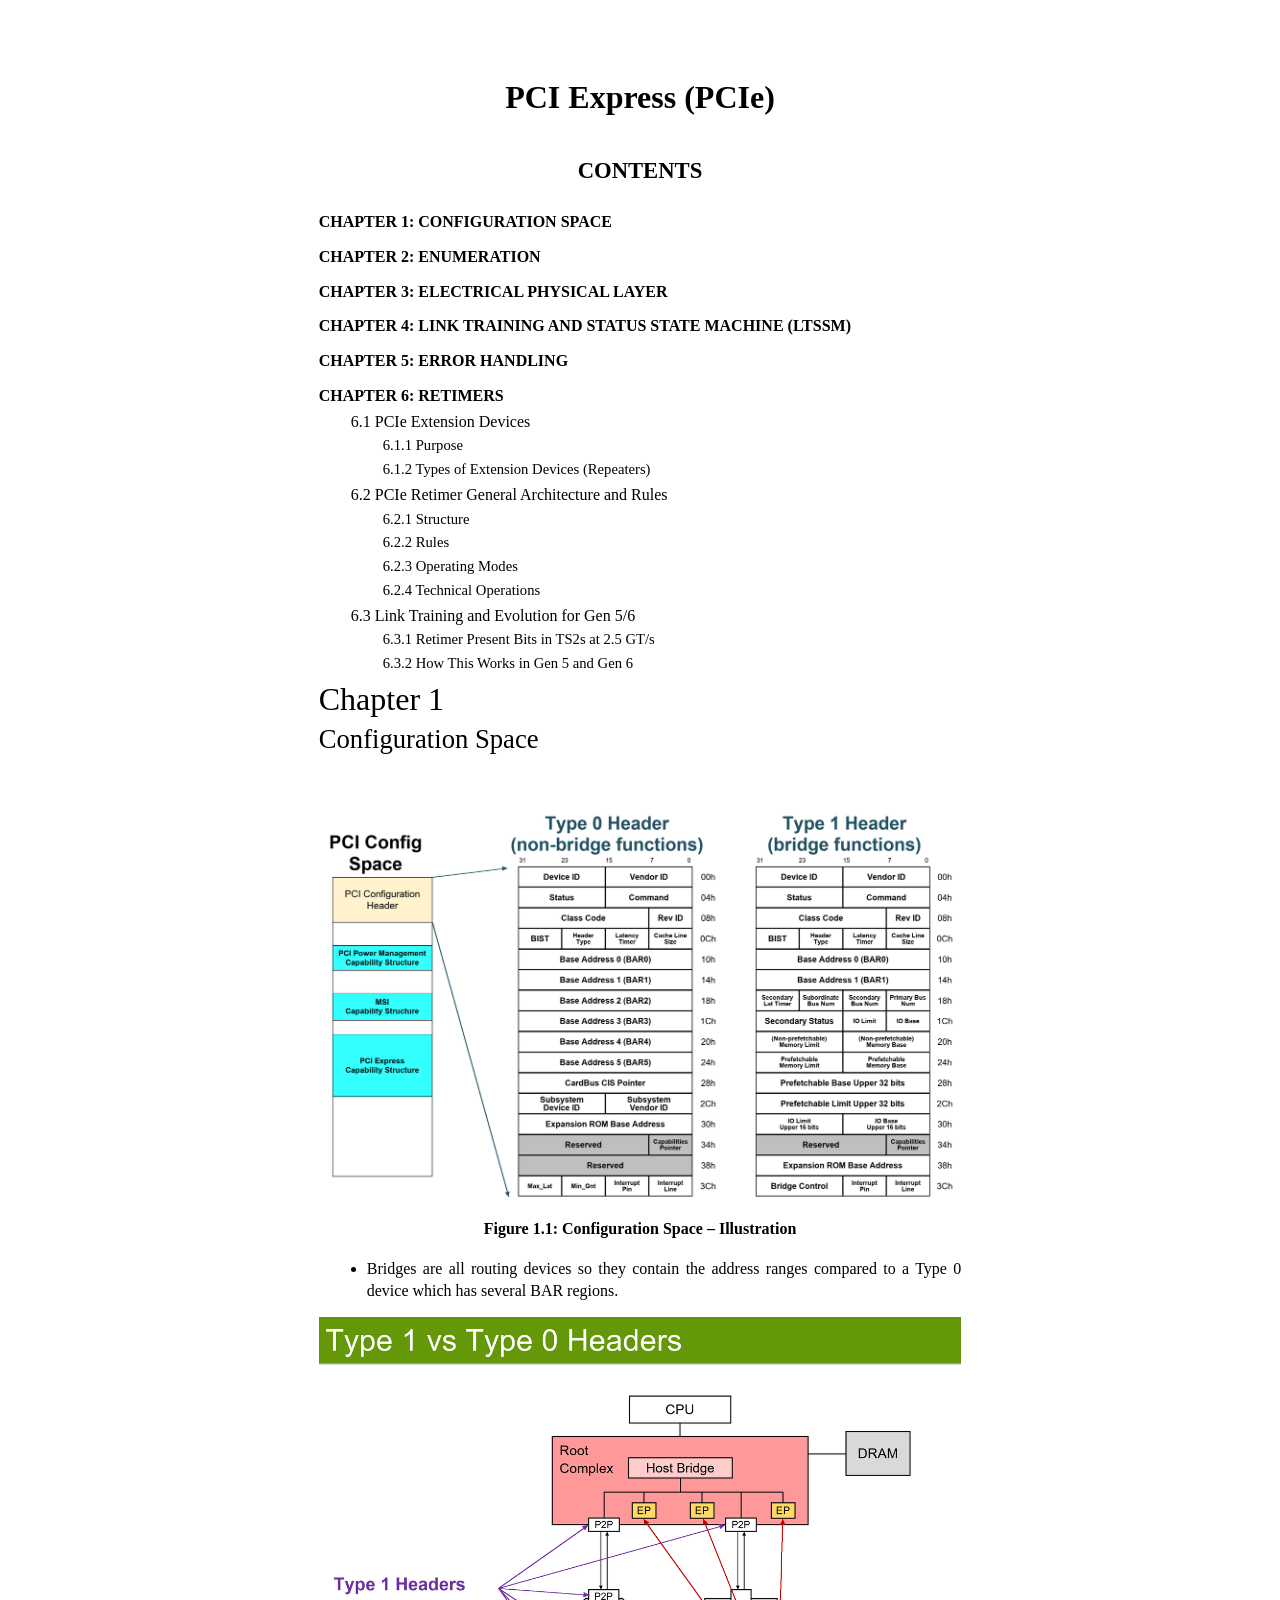
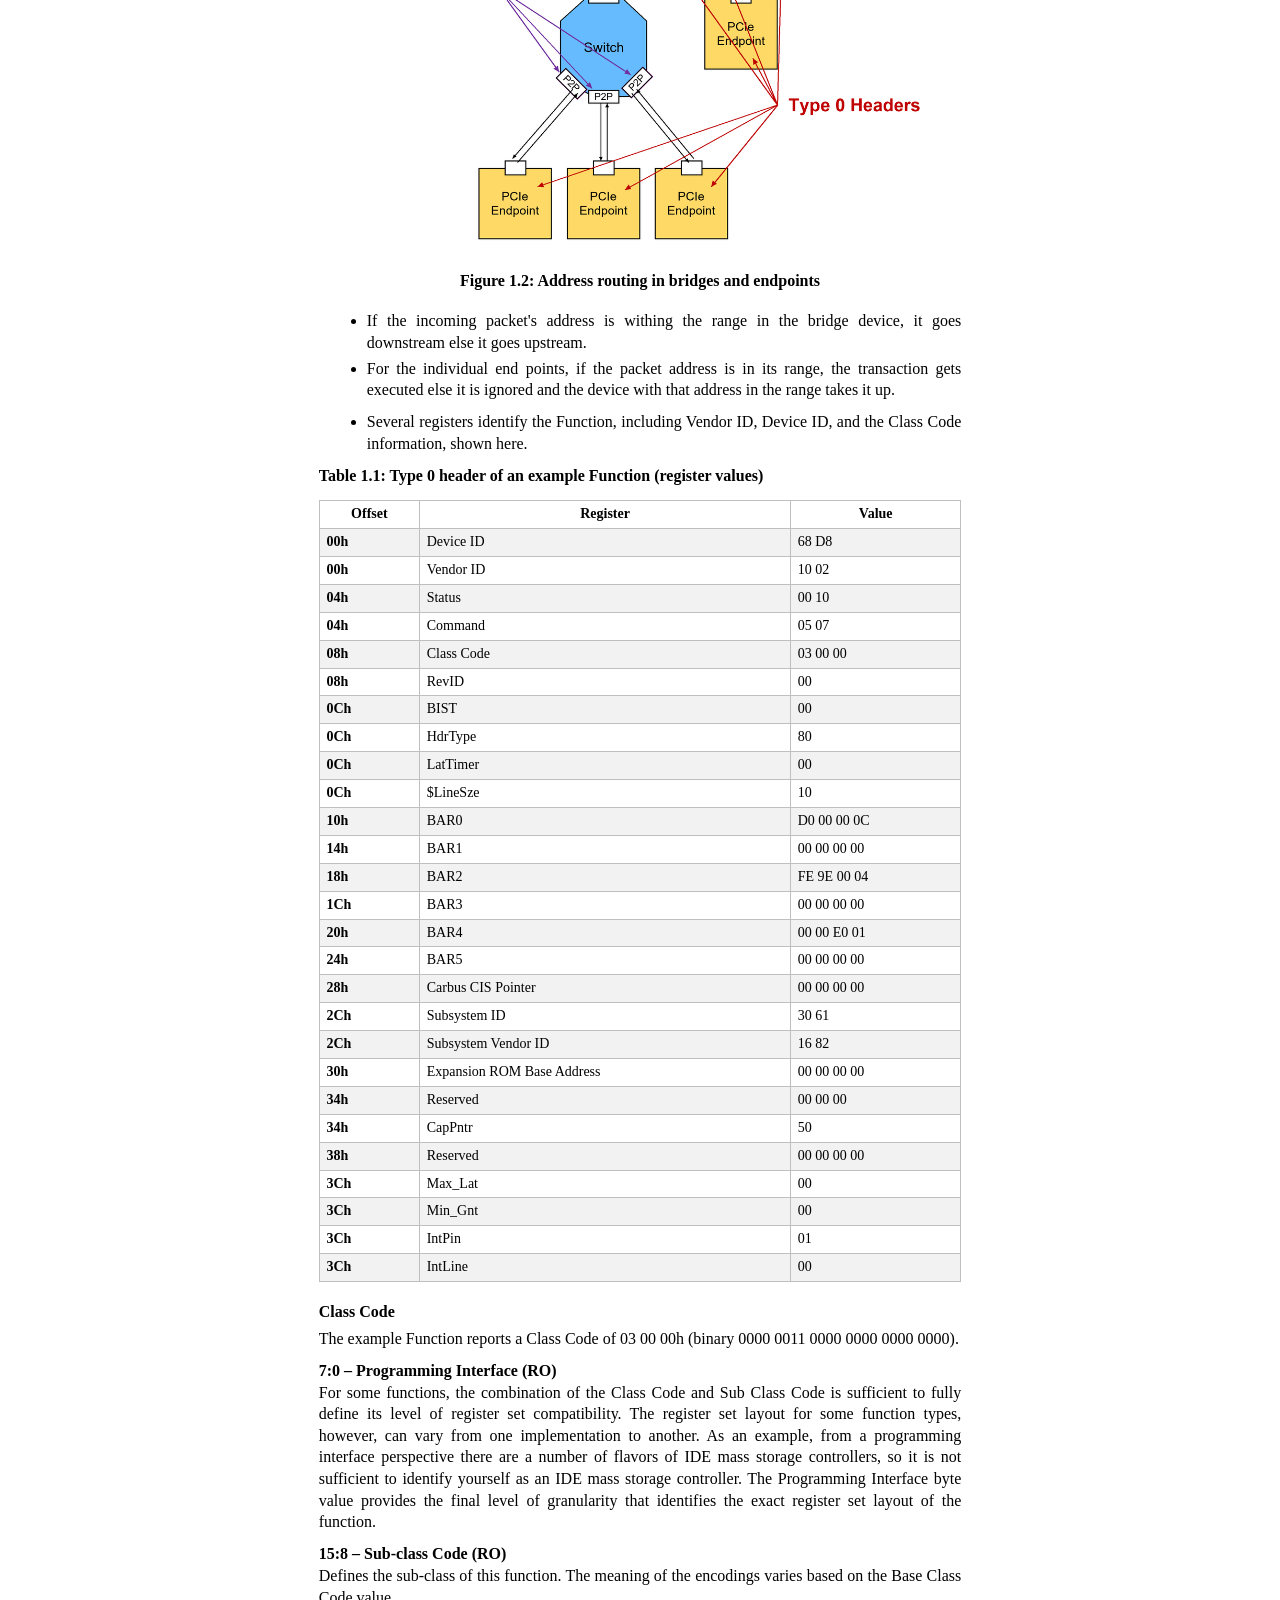
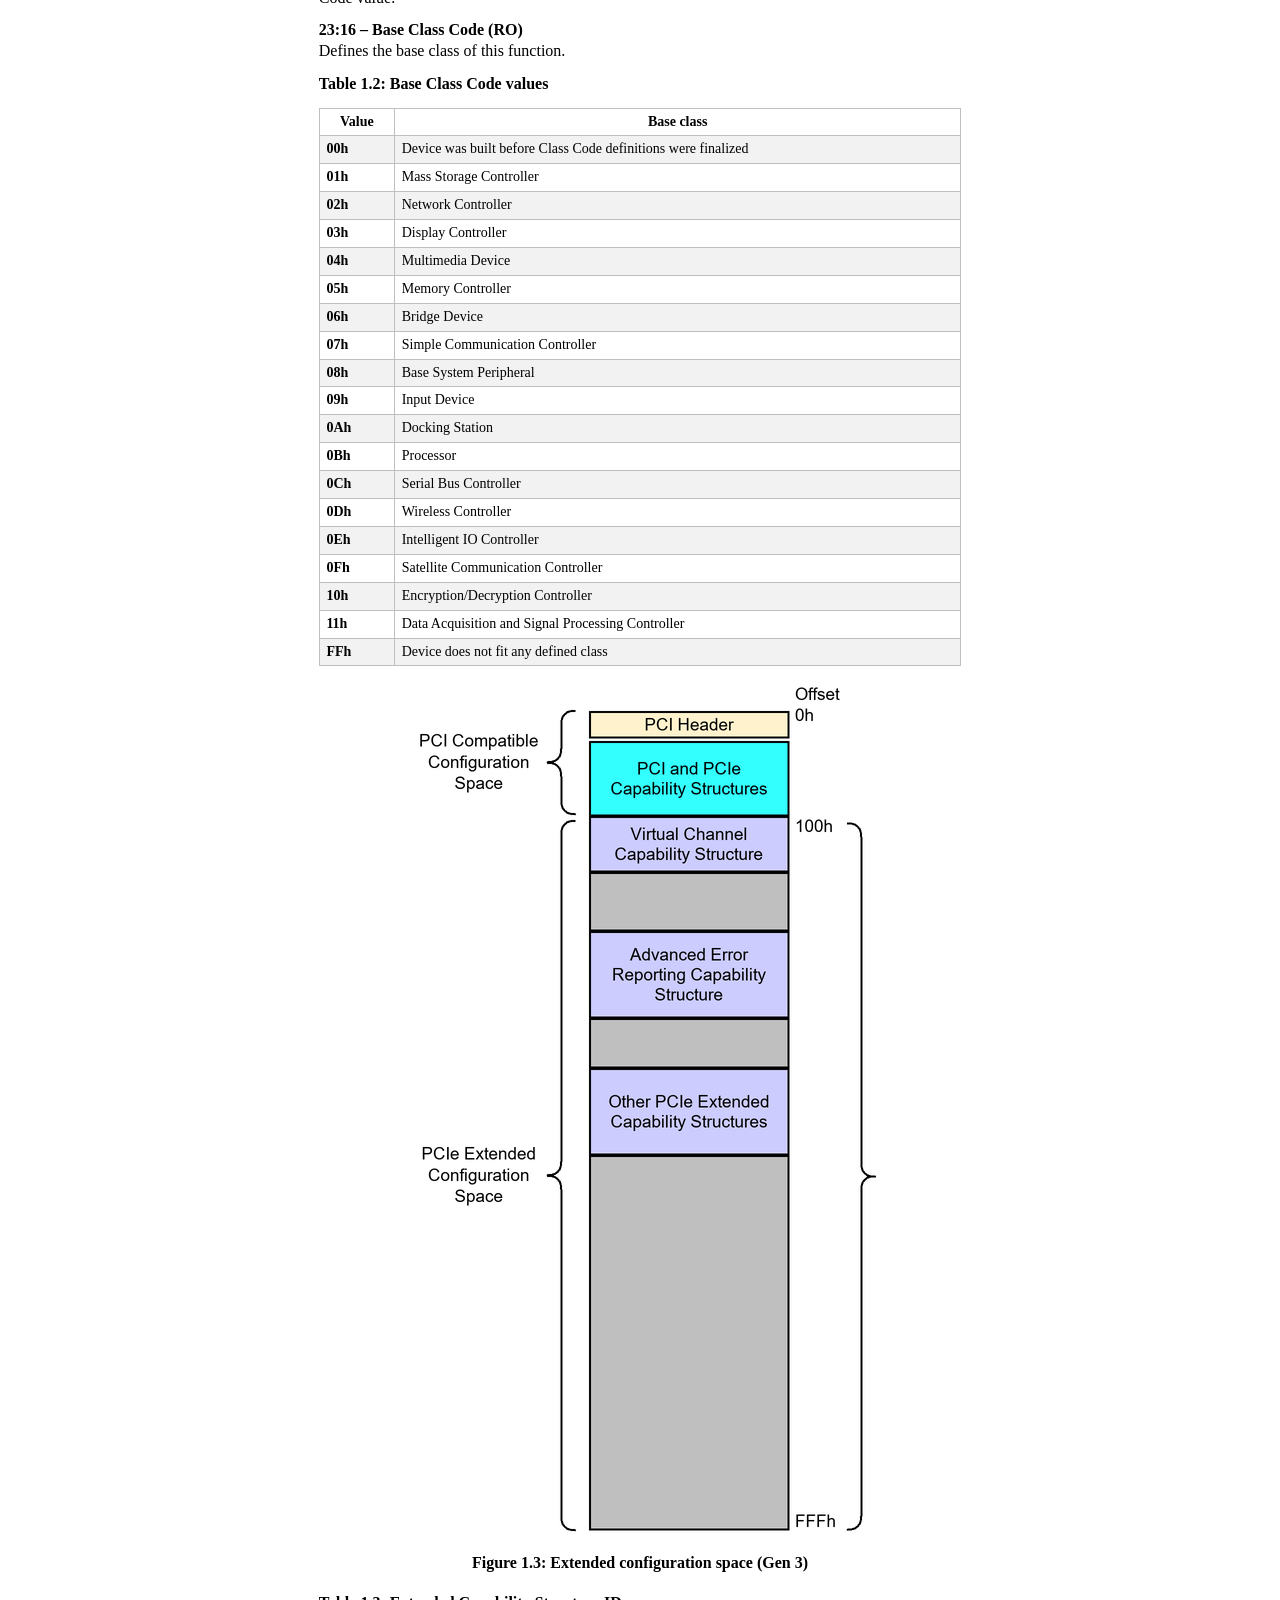
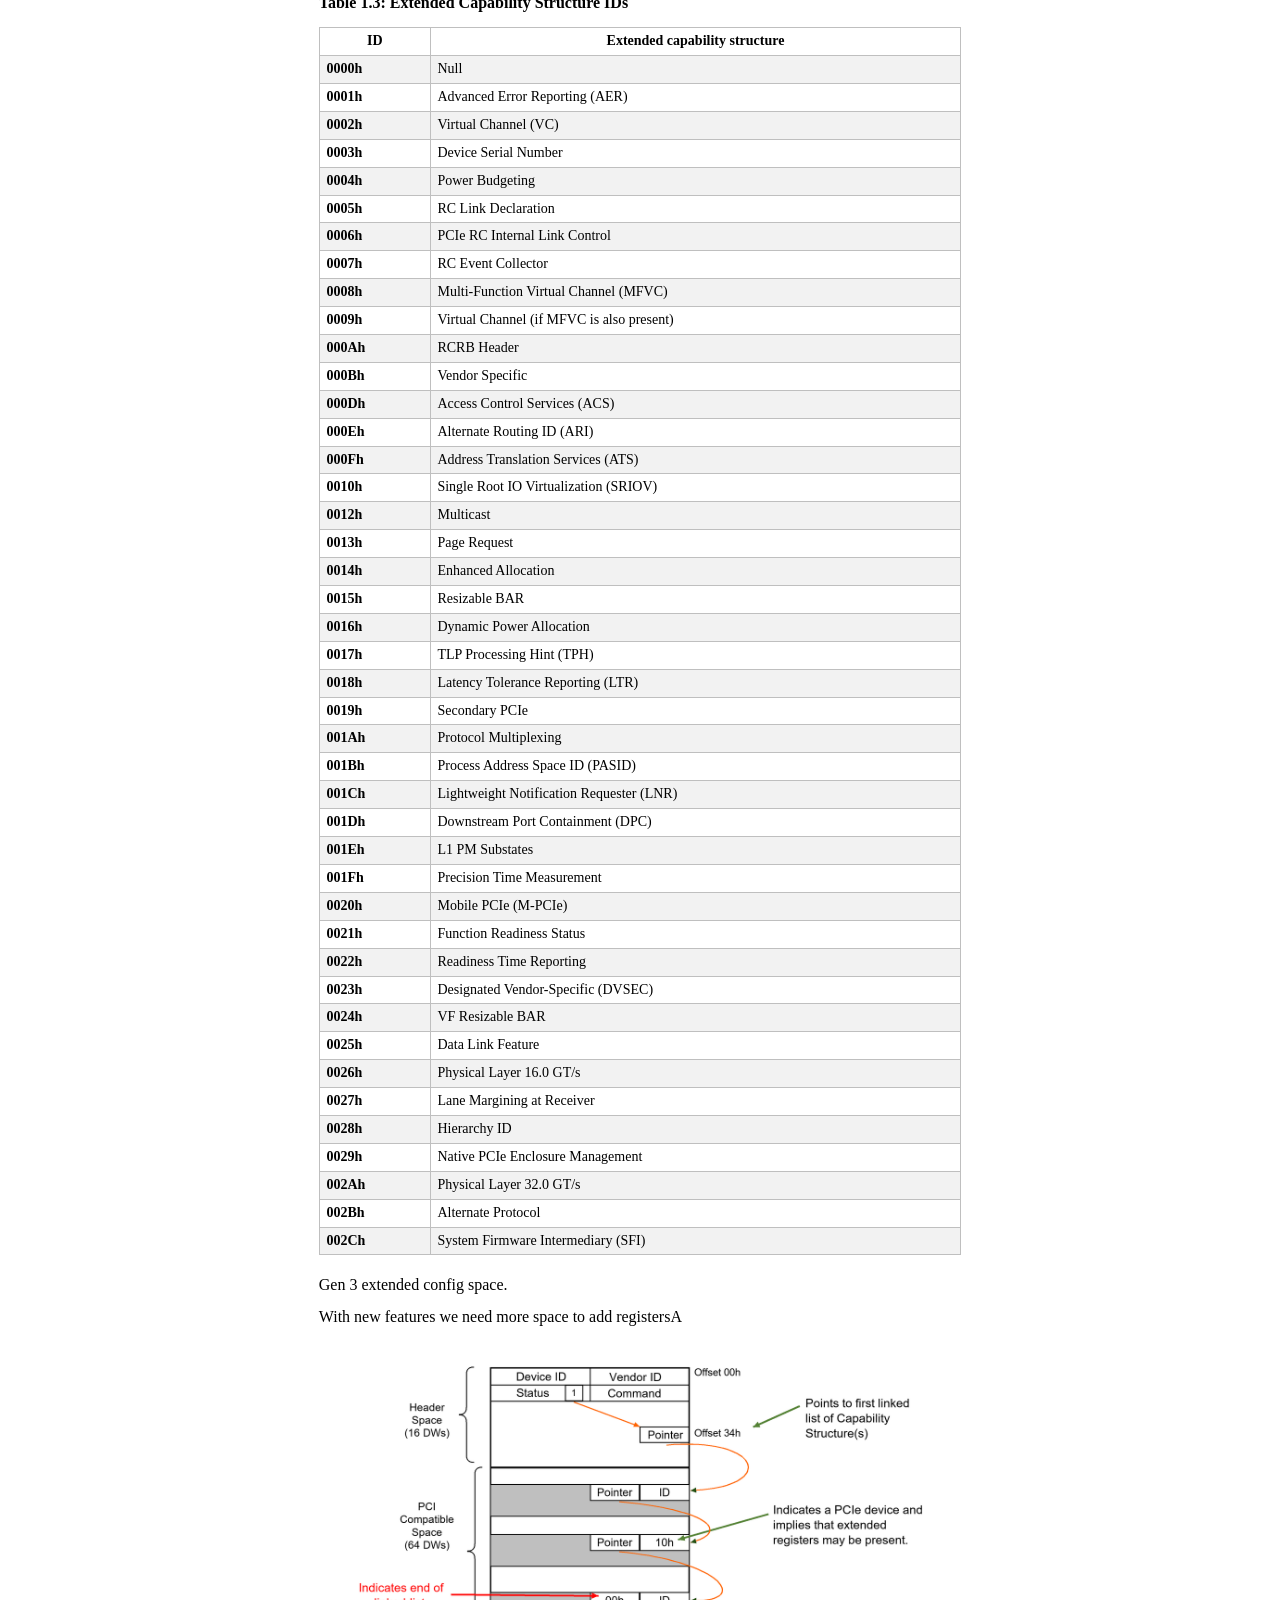
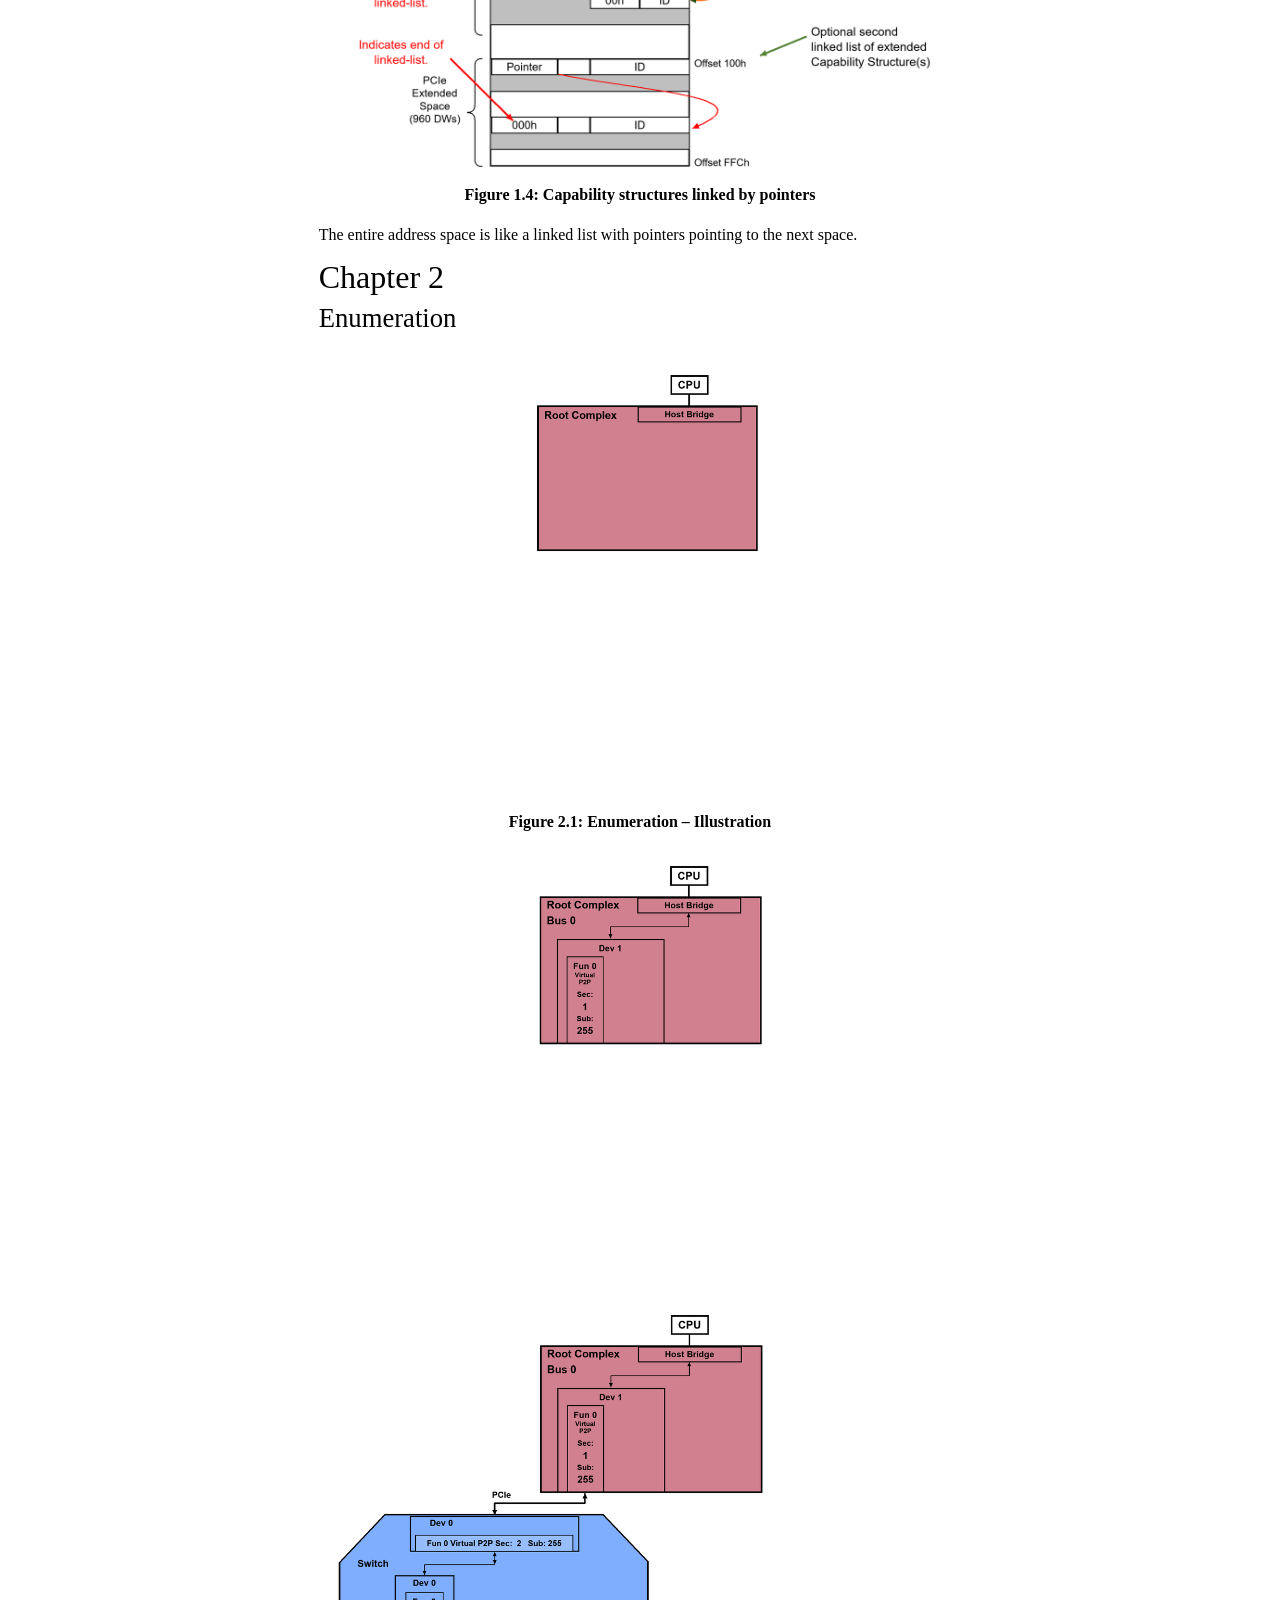
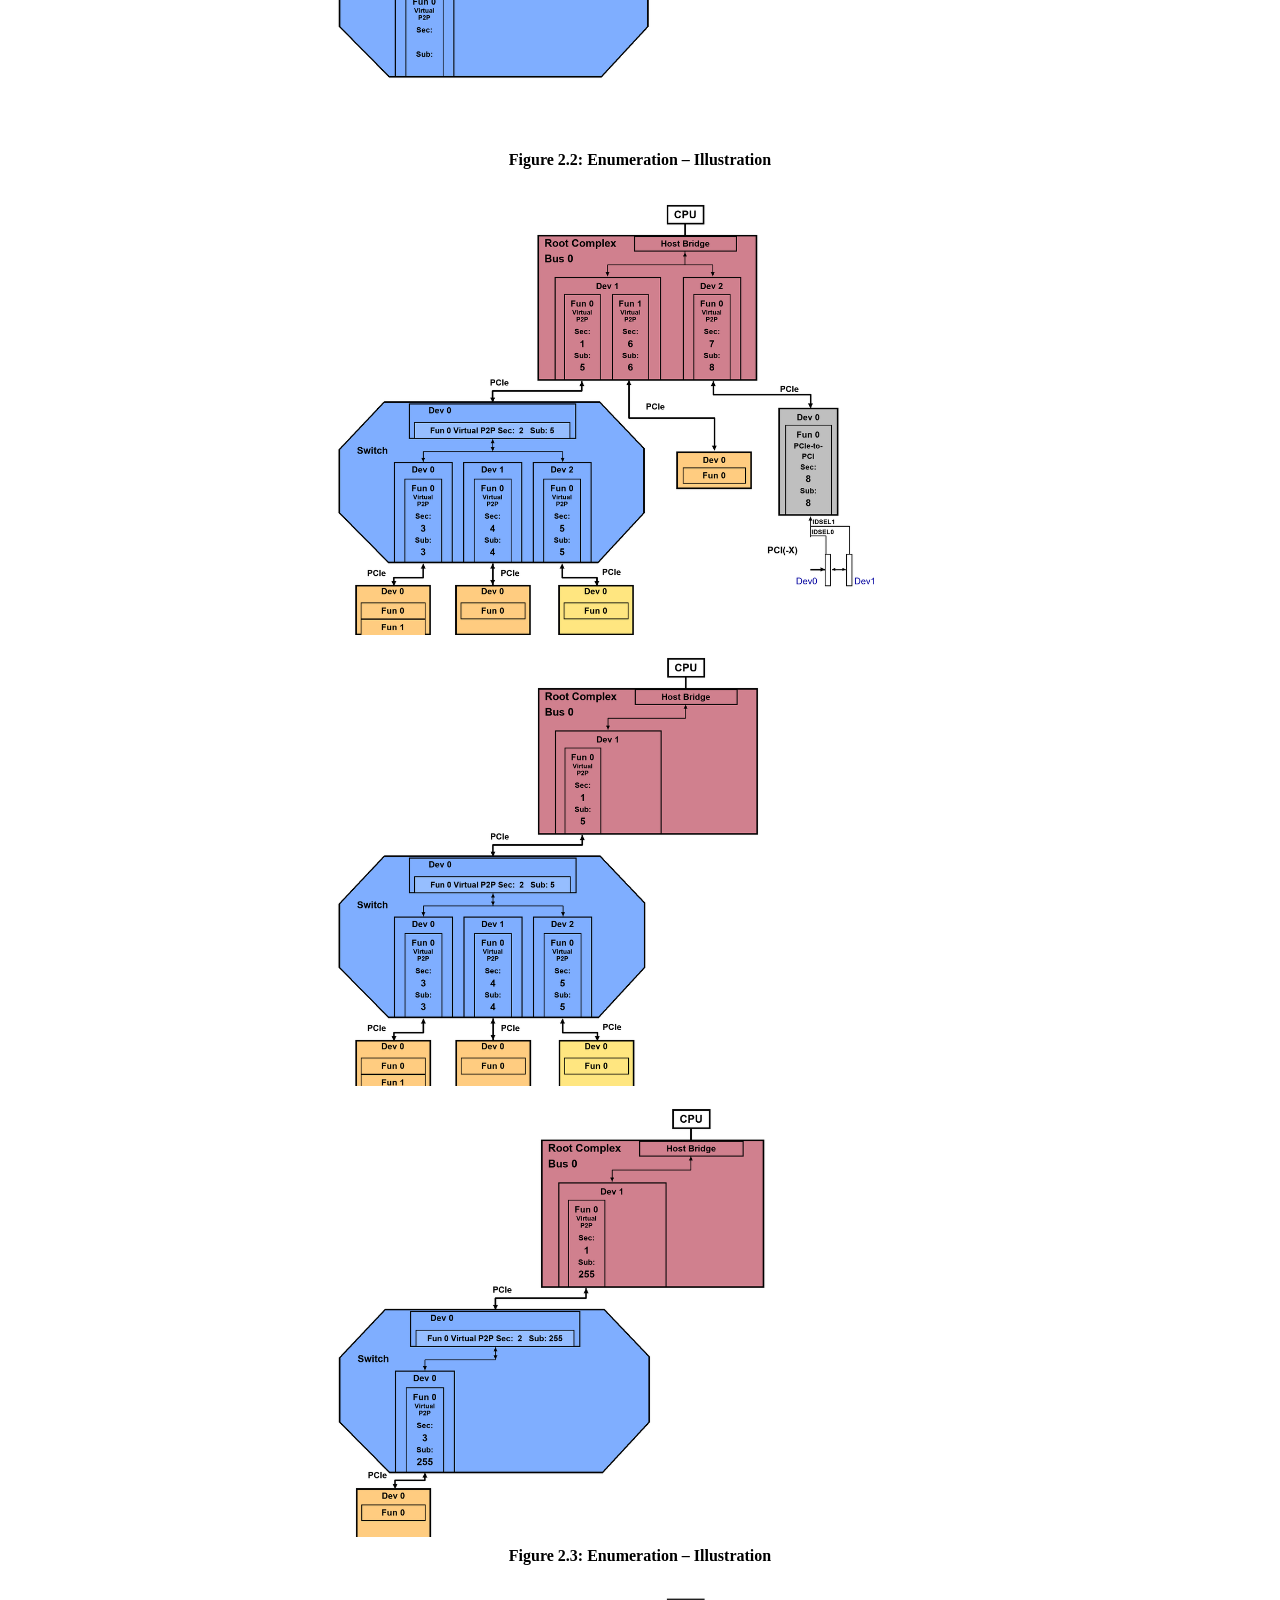
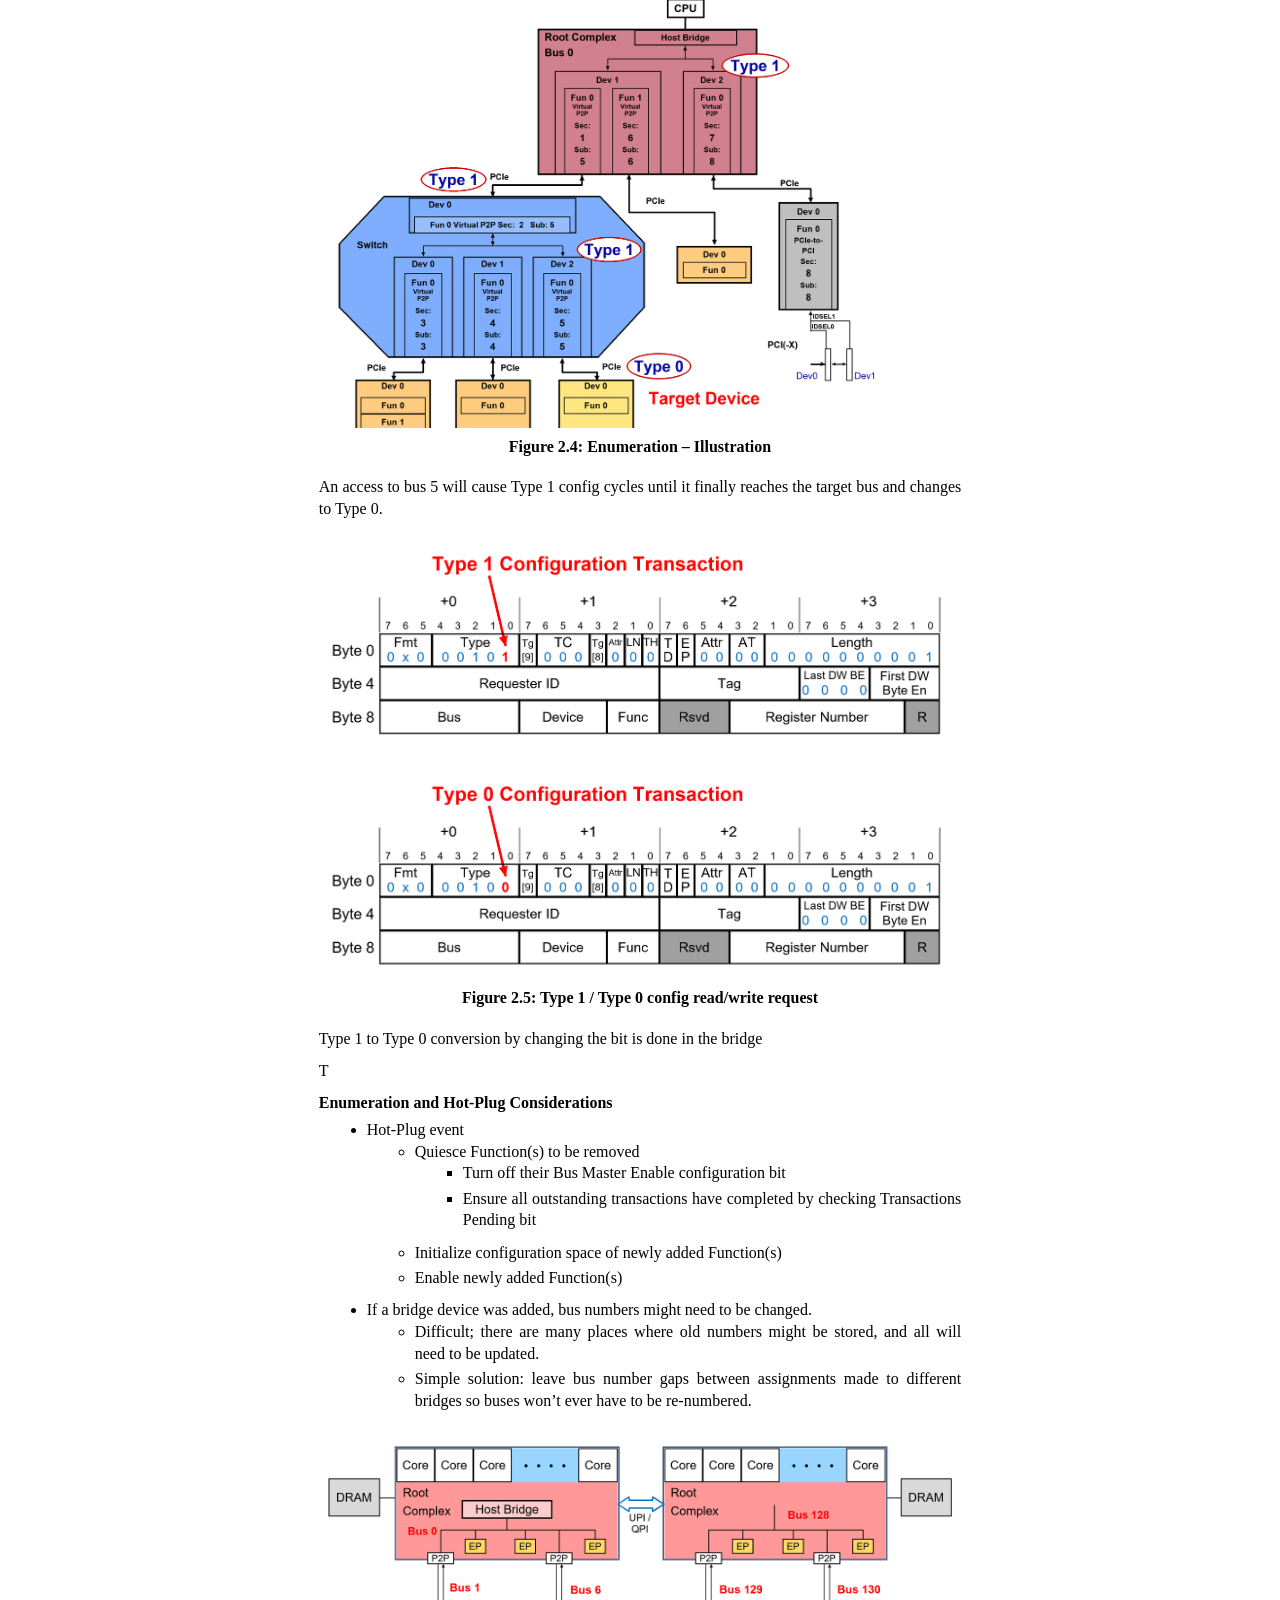
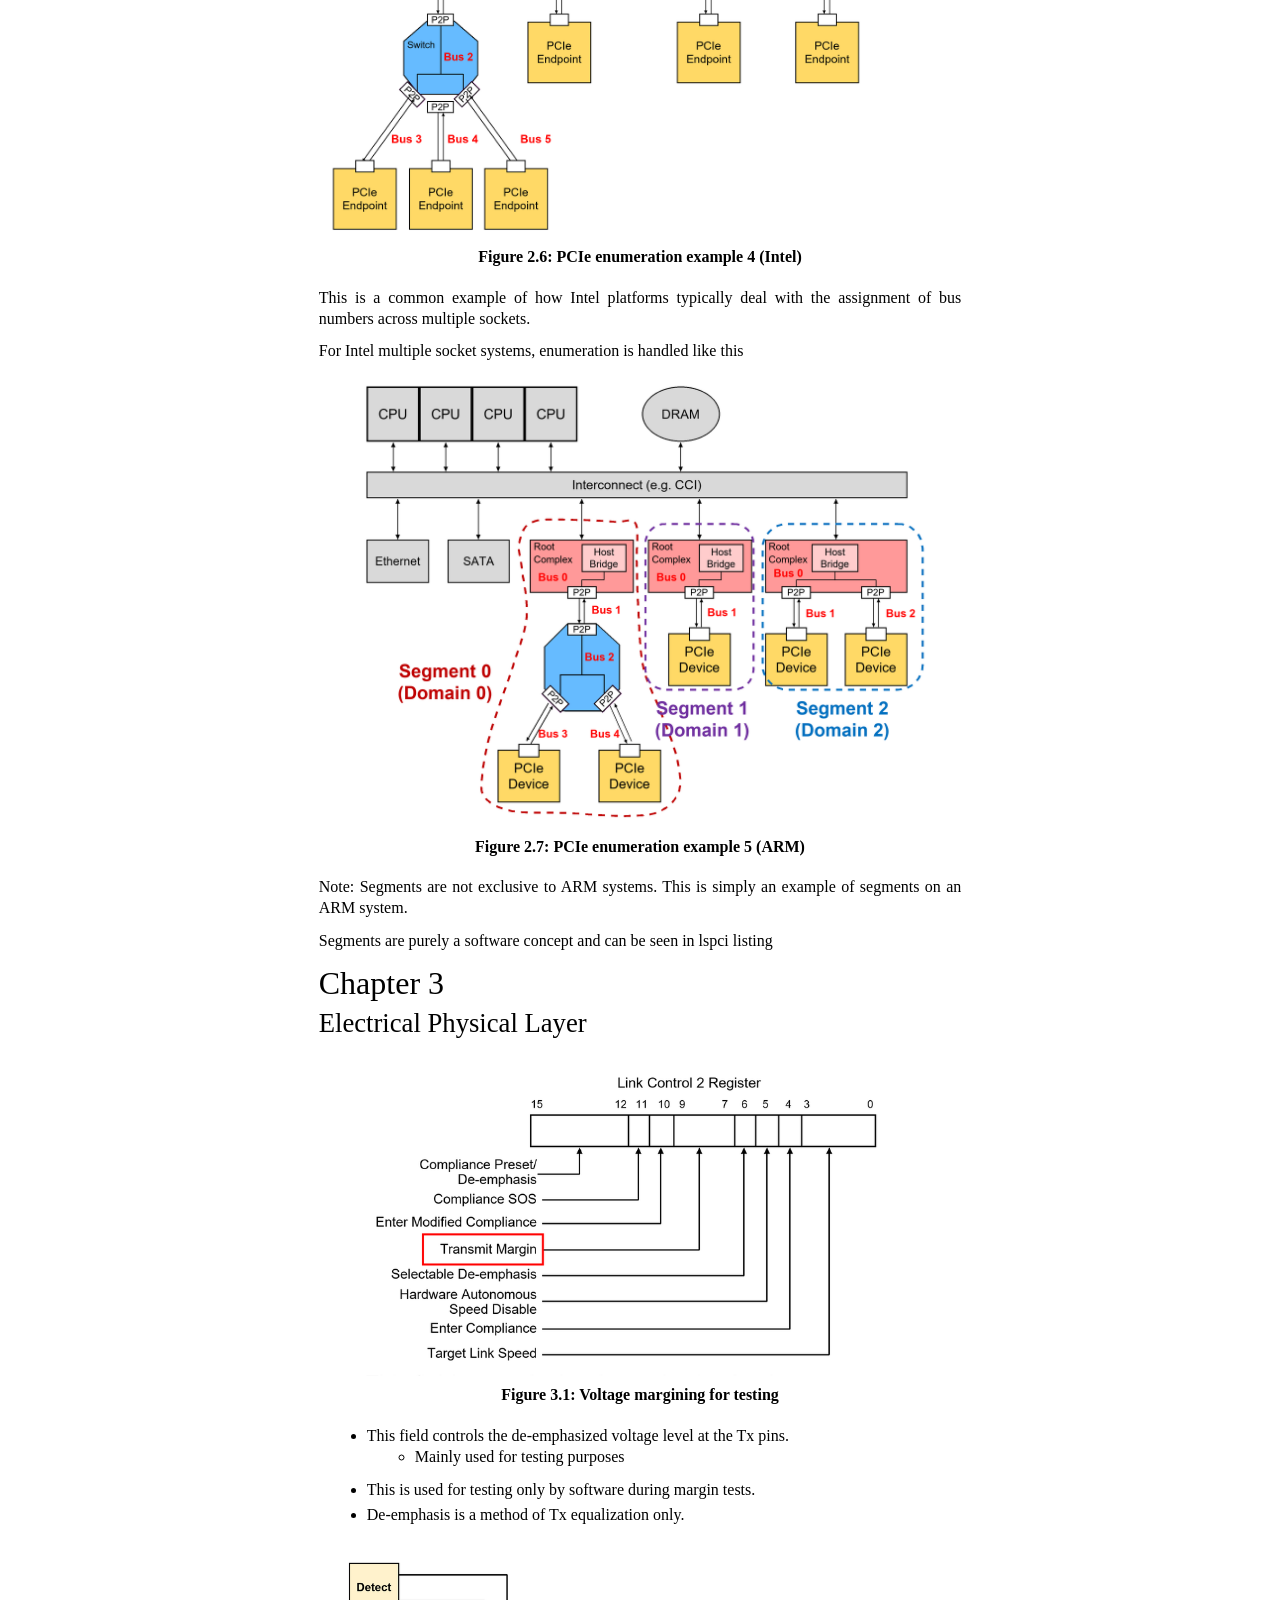
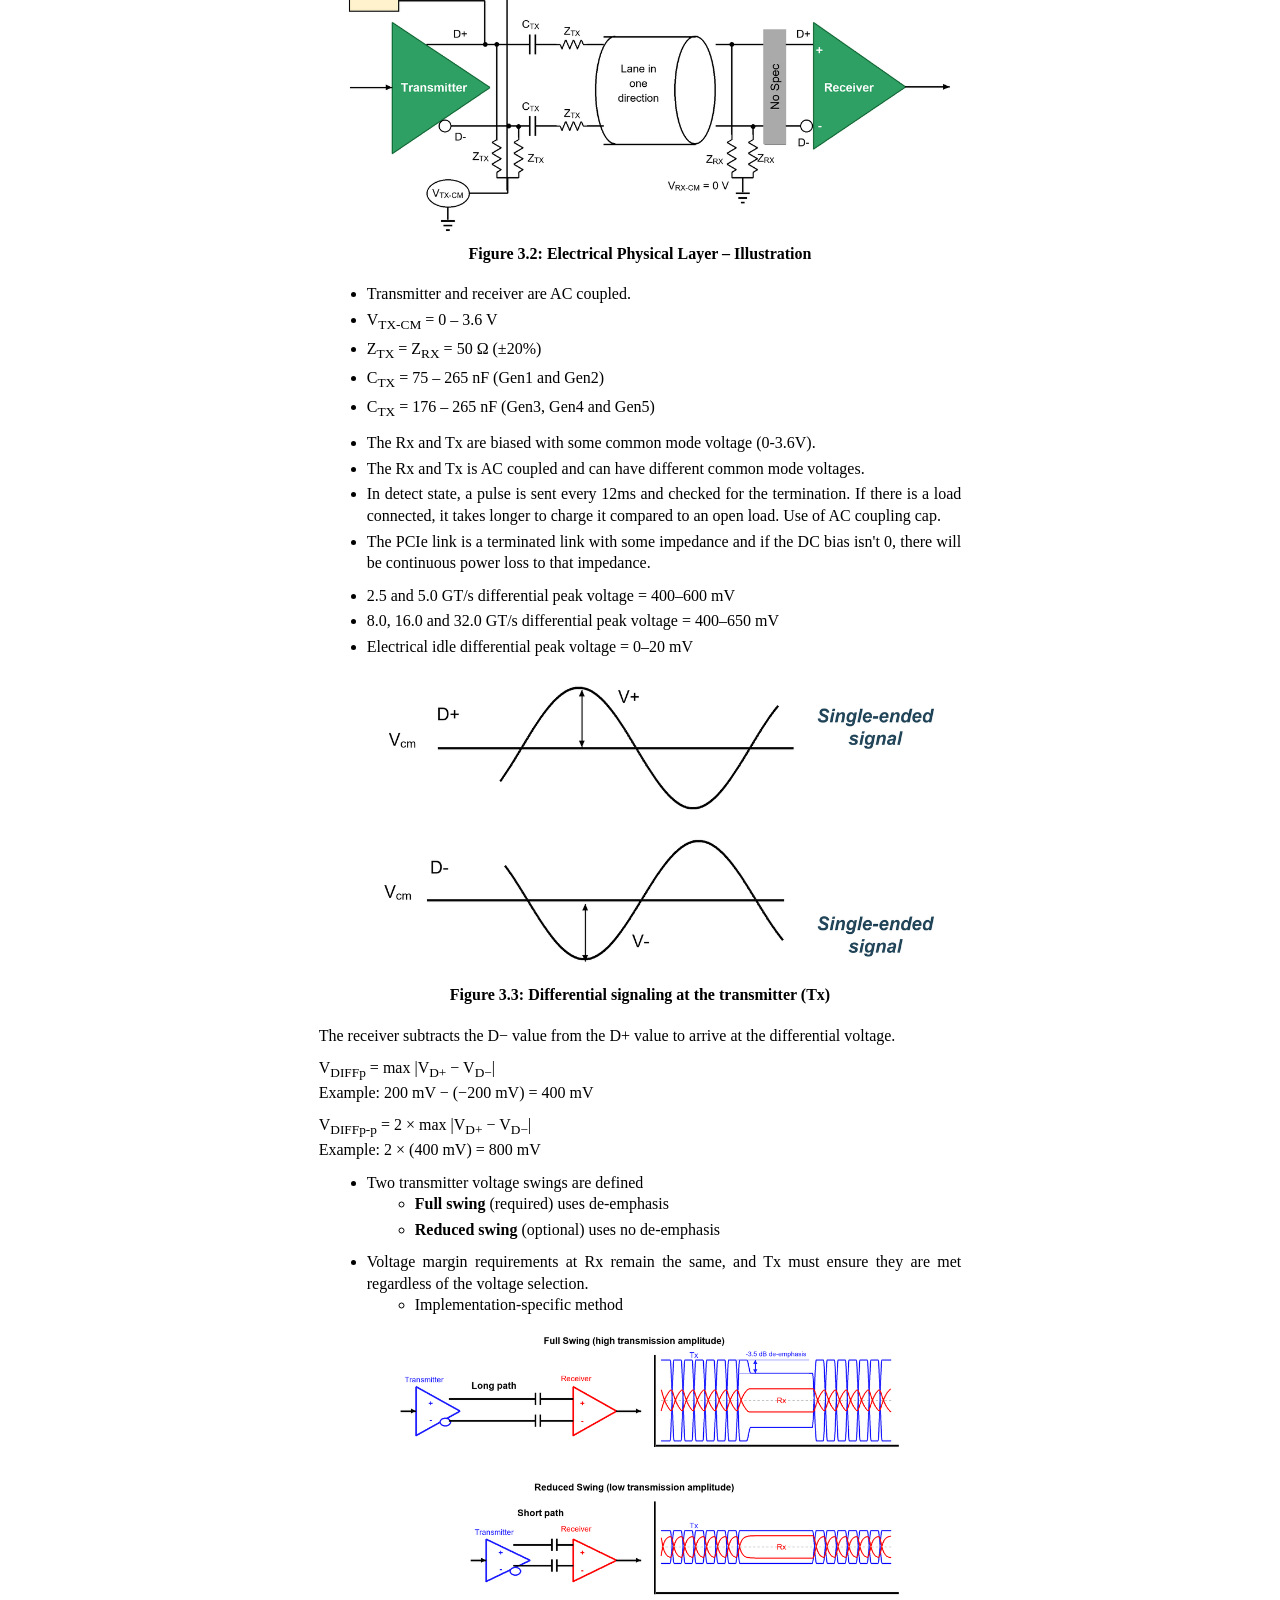
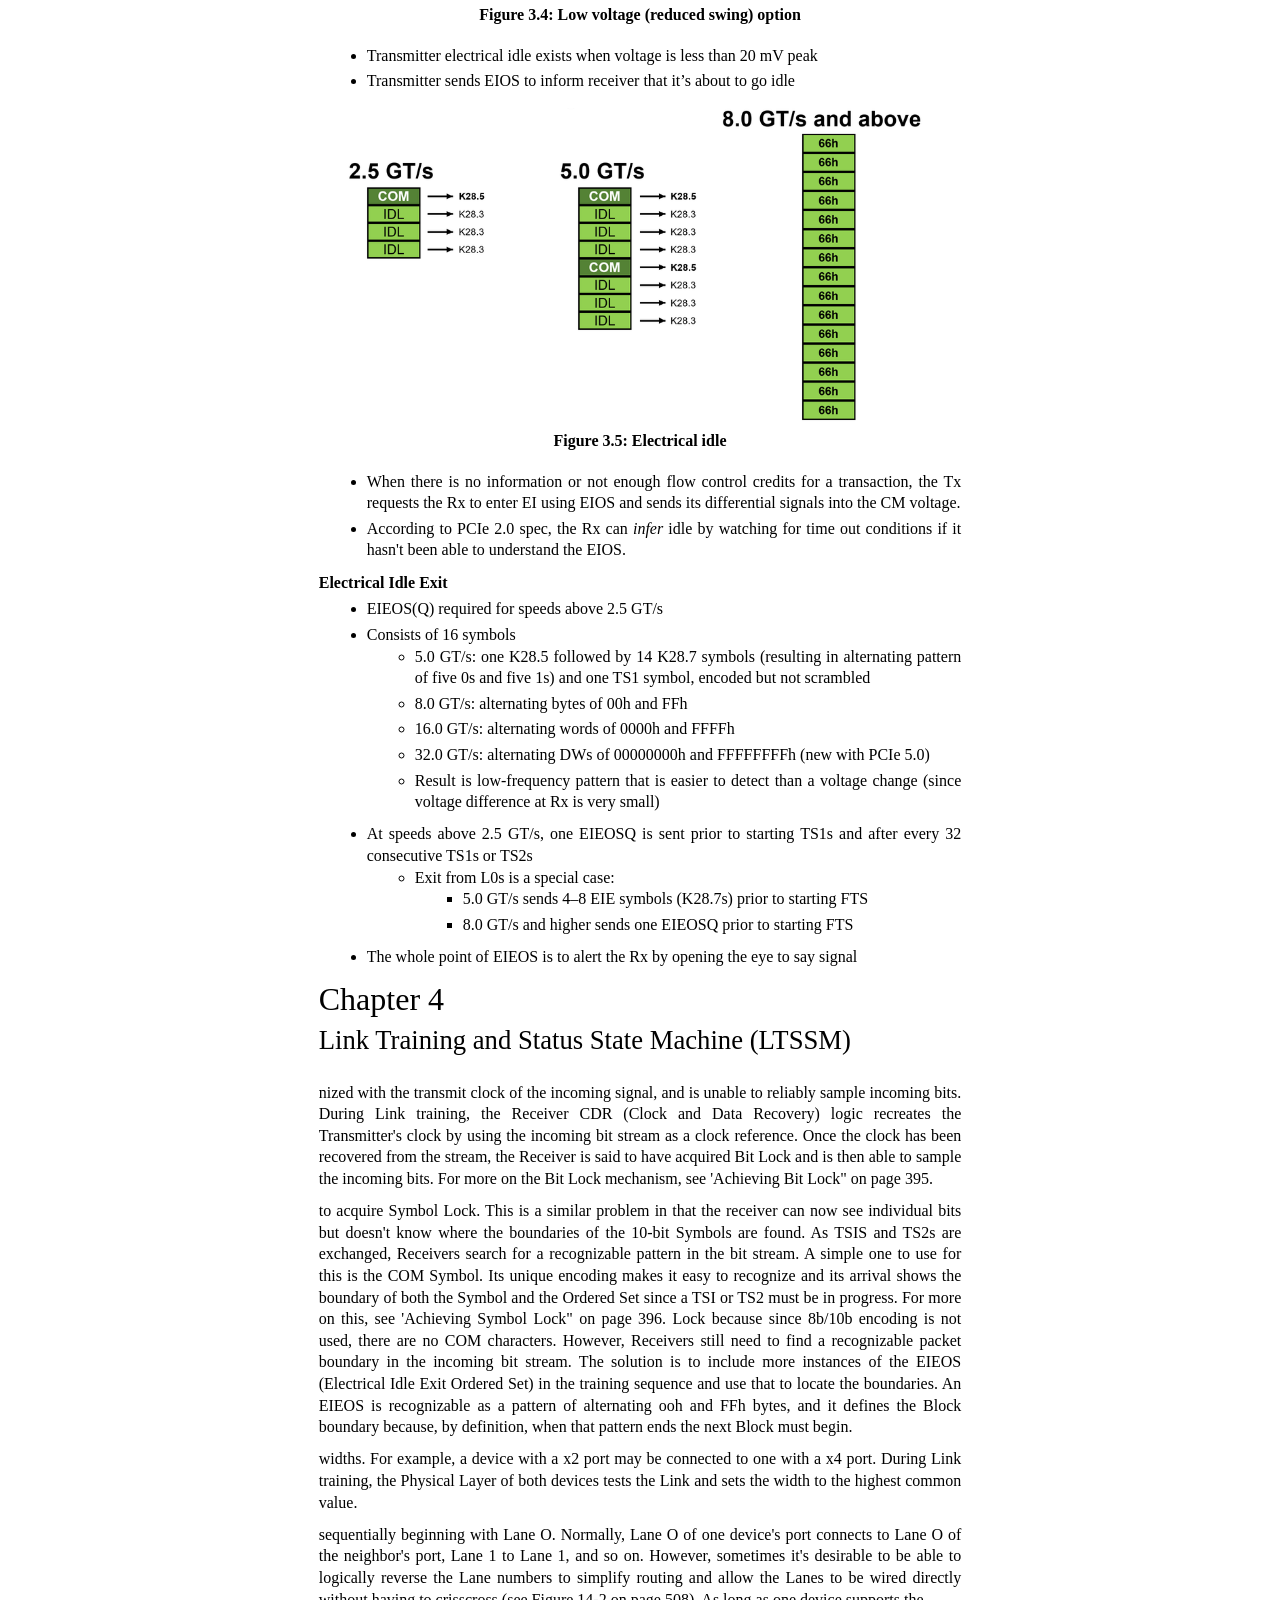
<file: PCIe.html>
<!DOCTYPE html><html lang='en'><head><meta charset='utf-8'><meta name='viewport' content='width=device-width, initial-scale=1'><title>PCI Express (PCIe)</title><link rel='stylesheet' href='style.css'></head><body><div class='page'><div class='doctitle'>PCI Express (PCIe)</div><div class='toc'><h2 class='front'>CONTENTS</h2><ul><li class='l1'><a href='#s1'>Chapter 1: Configuration Space</a></li><li class='l1'><a href='#s7'>Chapter 2: Enumeration</a></li><li class='l1'><a href='#s16'>Chapter 3: Electrical Physical Layer</a></li><li class='l1'><a href='#s23'>Chapter 4: Link Training and Status State Machine (LTSSM)</a></li><li class='l1'><a href='#s30'>Chapter 5: Error Handling</a></li><li class='l1'><a href='#s33'>Chapter 6: Retimers</a></li><li class='l2'><a href='#s34'>6.1 PCIe Extension Devices</a></li><li class='l3'><a href='#s35'>6.1.1 Purpose</a></li><li class='l3'><a href='#s36'>6.1.2 Types of Extension Devices (Repeaters)</a></li><li class='l2'><a href='#s37'>6.2 PCIe Retimer General Architecture and Rules</a></li><li class='l3'><a href='#s38'>6.2.1 Structure</a></li><li class='l3'><a href='#s39'>6.2.2 Rules</a></li><li class='l3'><a href='#s45'>6.2.3 Operating Modes</a></li><li class='l3'><a href='#s46'>6.2.4 Technical Operations</a></li><li class='l2'><a href='#s48'>6.3 Link Training and Evolution for Gen 5/6</a></li><li class='l3'><a href='#s49'>6.3.1 Retimer Present Bits in TS2s at 2.5 GT/s</a></li><li class='l3'><a href='#s51'>6.3.2 How This Works in Gen 5 and Gen 6</a></li></ul></div><h1 id='s1'><span class='chnum'>Chapter 1</span>Configuration Space</h1><figure id='s2'><img src='images/pcie_1.png' alt='Configuration Space – Illustration' width='700'><figcaption>Figure 1.1: Configuration Space – Illustration</figcaption></figure><ul><li>Bridges are all routing devices so they contain the address ranges compared to a Type 0 device which has several BAR regions.</li></ul><figure id='s3'><img src='images/pcie_2.png' alt='Address routing in bridges and endpoints' width='700'><figcaption>Figure 1.2: Address routing in bridges and endpoints</figcaption></figure><ul><li>If the incoming packet&#x27;s address is withing the range in the bridge device, it goes downstream else it goes upstream.</li><li>For the individual end points, if the packet address is in its range, the transaction gets executed else it is ignored and the device with that address in the range takes it up.</li></ul><ul><li>Several registers identify the Function, including Vendor ID, Device ID, and the Class Code information, shown here.</li></ul><p class='cap'>Table 1.1: Type 0 header of an example Function (register values)</p><table><tr><th>Offset</th><th>Register</th><th>Value</th></tr><tr><td>00h</td><td>Device ID</td><td>68 D8</td></tr><tr><td>00h</td><td>Vendor ID</td><td>10 02</td></tr><tr><td>04h</td><td>Status</td><td>00 10</td></tr><tr><td>04h</td><td>Command</td><td>05 07</td></tr><tr><td>08h</td><td>Class Code</td><td>03 00 00</td></tr><tr><td>08h</td><td>RevID</td><td>00</td></tr><tr><td>0Ch</td><td>BIST</td><td>00</td></tr><tr><td>0Ch</td><td>HdrType</td><td>80</td></tr><tr><td>0Ch</td><td>LatTimer</td><td>00</td></tr><tr><td>0Ch</td><td>$LineSze</td><td>10</td></tr><tr><td>10h</td><td>BAR0</td><td>D0 00 00 0C</td></tr><tr><td>14h</td><td>BAR1</td><td>00 00 00 00</td></tr><tr><td>18h</td><td>BAR2</td><td>FE 9E 00 04</td></tr><tr><td>1Ch</td><td>BAR3</td><td>00 00 00 00</td></tr><tr><td>20h</td><td>BAR4</td><td>00 00 E0 01</td></tr><tr><td>24h</td><td>BAR5</td><td>00 00 00 00</td></tr><tr><td>28h</td><td>Carbus CIS Pointer</td><td>00 00 00 00</td></tr><tr><td>2Ch</td><td>Subsystem ID</td><td>30 61</td></tr><tr><td>2Ch</td><td>Subsystem Vendor ID</td><td>16 82</td></tr><tr><td>30h</td><td>Expansion ROM Base Address</td><td>00 00 00 00</td></tr><tr><td>34h</td><td>Reserved</td><td>00 00 00</td></tr><tr><td>34h</td><td>CapPntr</td><td>50</td></tr><tr><td>38h</td><td>Reserved</td><td>00 00 00 00</td></tr><tr><td>3Ch</td><td>Max_Lat</td><td>00</td></tr><tr><td>3Ch</td><td>Min_Gnt</td><td>00</td></tr><tr><td>3Ch</td><td>IntPin</td><td>01</td></tr><tr><td>3Ch</td><td>IntLine</td><td>00</td></tr></table><p class='lead'>Class Code</p><p>The example Function reports a Class Code of 03 00 00h (binary 0000 0011 0000 0000 0000 0000).</p><p><b>7:0 – Programming Interface (RO)</b><br>For some functions, the combination of the Class Code and Sub Class Code is sufficient to fully define its level of register set compatibility. The register set layout for some function types, however, can vary from one implementation to another. As an example, from a programming interface perspective there are a number of flavors of IDE mass storage controllers, so it is not sufficient to identify yourself as an IDE mass storage controller. The Programming Interface byte value provides the final level of granularity that identifies the exact register set layout of the function.</p><p><b>15:8 – Sub-class Code (RO)</b><br>Defines the sub-class of this function. The meaning of the encodings varies based on the Base Class Code value.</p><p><b>23:16 – Base Class Code (RO)</b><br>Defines the base class of this function.</p><p class='cap'>Table 1.2: Base Class Code values</p><table><tr><th>Value</th><th>Base class</th></tr><tr><td>00h</td><td>Device was built before Class Code definitions were finalized</td></tr><tr><td>01h</td><td>Mass Storage Controller</td></tr><tr><td>02h</td><td>Network Controller</td></tr><tr><td>03h</td><td>Display Controller</td></tr><tr><td>04h</td><td>Multimedia Device</td></tr><tr><td>05h</td><td>Memory Controller</td></tr><tr><td>06h</td><td>Bridge Device</td></tr><tr><td>07h</td><td>Simple Communication Controller</td></tr><tr><td>08h</td><td>Base System Peripheral</td></tr><tr><td>09h</td><td>Input Device</td></tr><tr><td>0Ah</td><td>Docking Station</td></tr><tr><td>0Bh</td><td>Processor</td></tr><tr><td>0Ch</td><td>Serial Bus Controller</td></tr><tr><td>0Dh</td><td>Wireless Controller</td></tr><tr><td>0Eh</td><td>Intelligent IO Controller</td></tr><tr><td>0Fh</td><td>Satellite Communication Controller</td></tr><tr><td>10h</td><td>Encryption/Decryption Controller</td></tr><tr><td>11h</td><td>Data Acquisition and Signal Processing Controller</td></tr><tr><td>FFh</td><td>Device does not fit any defined class</td></tr></table><figure id='s5'><img src='images/pcie_4.png' alt='Extended configuration space (Gen 3)' width='478'><figcaption>Figure 1.3: Extended configuration space (Gen 3)</figcaption></figure><p class='cap'>Table 1.3: Extended Capability Structure IDs</p><table><tr><th>ID</th><th>Extended capability structure</th></tr><tr><td>0000h</td><td>Null</td></tr><tr><td>0001h</td><td>Advanced Error Reporting (AER)</td></tr><tr><td>0002h</td><td>Virtual Channel (VC)</td></tr><tr><td>0003h</td><td>Device Serial Number</td></tr><tr><td>0004h</td><td>Power Budgeting</td></tr><tr><td>0005h</td><td>RC Link Declaration</td></tr><tr><td>0006h</td><td>PCIe RC Internal Link Control</td></tr><tr><td>0007h</td><td>RC Event Collector</td></tr><tr><td>0008h</td><td>Multi-Function Virtual Channel (MFVC)</td></tr><tr><td>0009h</td><td>Virtual Channel (if MFVC is also present)</td></tr><tr><td>000Ah</td><td>RCRB Header</td></tr><tr><td>000Bh</td><td>Vendor Specific</td></tr><tr><td>000Dh</td><td>Access Control Services (ACS)</td></tr><tr><td>000Eh</td><td>Alternate Routing ID (ARI)</td></tr><tr><td>000Fh</td><td>Address Translation Services (ATS)</td></tr><tr><td>0010h</td><td>Single Root IO Virtualization (SRIOV)</td></tr><tr><td>0012h</td><td>Multicast</td></tr><tr><td>0013h</td><td>Page Request</td></tr><tr><td>0014h</td><td>Enhanced Allocation</td></tr><tr><td>0015h</td><td>Resizable BAR</td></tr><tr><td>0016h</td><td>Dynamic Power Allocation</td></tr><tr><td>0017h</td><td>TLP Processing Hint (TPH)</td></tr><tr><td>0018h</td><td>Latency Tolerance Reporting (LTR)</td></tr><tr><td>0019h</td><td>Secondary PCIe</td></tr><tr><td>001Ah</td><td>Protocol Multiplexing</td></tr><tr><td>001Bh</td><td>Process Address Space ID (PASID)</td></tr><tr><td>001Ch</td><td>Lightweight Notification Requester (LNR)</td></tr><tr><td>001Dh</td><td>Downstream Port Containment (DPC)</td></tr><tr><td>001Eh</td><td>L1 PM Substates</td></tr><tr><td>001Fh</td><td>Precision Time Measurement</td></tr><tr><td>0020h</td><td>Mobile PCIe (M-PCIe)</td></tr><tr><td>0021h</td><td>Function Readiness Status</td></tr><tr><td>0022h</td><td>Readiness Time Reporting</td></tr><tr><td>0023h</td><td>Designated Vendor-Specific (DVSEC)</td></tr><tr><td>0024h</td><td>VF Resizable BAR</td></tr><tr><td>0025h</td><td>Data Link Feature</td></tr><tr><td>0026h</td><td>Physical Layer 16.0 GT/s</td></tr><tr><td>0027h</td><td>Lane Margining at Receiver</td></tr><tr><td>0028h</td><td>Hierarchy ID</td></tr><tr><td>0029h</td><td>Native PCIe Enclosure Management</td></tr><tr><td>002Ah</td><td>Physical Layer 32.0 GT/s</td></tr><tr><td>002Bh</td><td>Alternate Protocol</td></tr><tr><td>002Ch</td><td>System Firmware Intermediary (SFI)</td></tr></table><p>Gen 3 extended config space.</p><p>With new features we need more space to add registersA</p><figure id='s6'><img src='images/pcie_5.png' alt='Capability structures linked by pointers' width='700'><figcaption>Figure 1.4: Capability structures linked by pointers</figcaption></figure><p>The entire address space is like a linked list with pointers pointing to the next space.</p><h1 id='s7'><span class='chnum'>Chapter 2</span>Enumeration</h1><figure id='s8'><img src='images/pcie_6.png' alt='Enumeration – Illustration' width='700'><figcaption>Figure 2.1: Enumeration – Illustration</figcaption></figure><figure id='s9'><img src='images/pcie_7.png' alt='Enumeration – Illustration' width='700'><img src='images/pcie_8.png' alt='Enumeration – Illustration' width='700'><figcaption>Figure 2.2: Enumeration – Illustration</figcaption></figure><figure id='s10'><img src='images/pcie_9.png' alt='Enumeration – Illustration' width='700'><img src='images/pcie_10.png' alt='Enumeration – Illustration' width='700'><img src='images/pcie_11.png' alt='Enumeration – Illustration' width='700'><figcaption>Figure 2.3: Enumeration – Illustration</figcaption></figure><figure id='s11'><img src='images/pcie_12.png' alt='Enumeration – Illustration' width='700'><figcaption>Figure 2.4: Enumeration – Illustration</figcaption></figure><p>An access to bus 5 will cause Type 1 config cycles until it finally reaches the target bus and changes to Type 0.</p><figure id='s12'><img src='images/pcie_13.png' alt='Enumeration – Illustration' width='700'><figcaption>Figure 2.5: Type 1 / Type 0 config read/write request</figcaption></figure><p>Type 1 to Type 0 conversion by changing the bit is done in the bridge</p><p>T</p><p class='lead'>Enumeration and Hot-Plug Considerations</p><ul><li>Hot-Plug event<ul><li>Quiesce Function(s) to be removed<ul><li>Turn off their Bus Master Enable configuration bit</li><li>Ensure all outstanding transactions have completed by checking Transactions Pending bit</li></ul></li><li>Initialize configuration space of newly added Function(s)</li><li>Enable newly added Function(s)</li></ul></li><li>If a bridge device was added, bus numbers might need to be changed.<ul><li>Difficult; there are many places where old numbers might be stored, and all will need to be updated.</li><li>Simple solution: leave bus number gaps between assignments made to different bridges so buses won’t ever have to be re-numbered.</li></ul></li></ul><figure id='s14'><img src='images/pcie_15.png' alt='Enumeration – Illustration' width='700'><figcaption>Figure 2.6: PCIe enumeration example 4 (Intel)</figcaption></figure><p>This is a common example of how Intel platforms typically deal with the assignment of bus numbers across multiple sockets.</p><p>For Intel multiple socket systems, enumeration is handled like this</p><figure id='s15'><img src='images/pcie_16.png' alt='Enumeration – Illustration' width='700'><figcaption>Figure 2.7: PCIe enumeration example 5 (ARM)</figcaption></figure><p>Note: Segments are not exclusive to ARM systems. This is simply an example of segments on an ARM system.</p><p>Segments are purely a software concept and can be seen in lspci listing</p><h1 id='s16'><span class='chnum'>Chapter 3</span>Electrical Physical Layer</h1><figure id='s17'><img src='images/pcie_17.png' alt='Electrical Physical Layer – Illustration' width='700'><figcaption>Figure 3.1: Voltage margining for testing</figcaption></figure><ul><li>This field controls the de-emphasized voltage level at the Tx pins.<ul><li>Mainly used for testing purposes</li></ul></li></ul><ul><li>This is used for testing only by software during margin tests.</li><li>De-emphasis is a method of Tx equalization only.</li></ul><figure id='s18'><img src='images/pcie_18.png' alt='Electrical Physical Layer – Illustration' width='700'><figcaption>Figure 3.2: Electrical Physical Layer – Illustration</figcaption></figure><ul><li>Transmitter and receiver are AC coupled.</li><li>V<sub>TX-CM</sub> = 0 – 3.6 V</li><li>Z<sub>TX</sub> = Z<sub>RX</sub> = 50 Ω (±20%)</li><li>C<sub>TX</sub> = 75 – 265 nF (Gen1 and Gen2)</li><li>C<sub>TX</sub> = 176 – 265 nF (Gen3, Gen4 and Gen5)</li></ul><ul><li>The Rx and Tx are biased with some common mode voltage (0-3.6V).</li><li>The Rx and Tx is AC coupled and can have different common mode voltages.</li><li>In detect state, a pulse is sent every 12ms and checked for the termination. If there is a load connected, it takes longer to charge it compared to an open load. Use of AC coupling cap.</li><li>The PCIe link is a terminated link with some impedance and if the DC bias isn&#x27;t 0, there will be continuous power loss to that impedance.</li></ul><ul><li>2.5 and 5.0 GT/s differential peak voltage = 400–600 mV</li><li>8.0, 16.0 and 32.0 GT/s differential peak voltage = 400–650 mV</li><li>Electrical idle differential peak voltage = 0–20 mV</li></ul><figure id='s19'><img src='images/pcie_19.png' alt='Electrical Physical Layer – Illustration' width='700'><figcaption>Figure 3.3: Differential signaling at the transmitter (Tx)</figcaption></figure><p>The receiver subtracts the D− value from the D+ value to arrive at the differential voltage.</p><p>V<sub>DIFFp</sub> = max |V<sub>D+</sub> − V<sub>D−</sub>|<br>Example: 200 mV − (−200 mV) = 400 mV</p><p>V<sub>DIFFp-p</sub> = 2 × max |V<sub>D+</sub> − V<sub>D−</sub>|<br>Example: 2 × (400 mV) = 800 mV</p><ul><li>Two transmitter voltage swings are defined<ul><li><b>Full swing</b> (required) uses de-emphasis</li><li><b>Reduced swing</b> (optional) uses no de-emphasis</li></ul></li><li>Voltage margin requirements at Rx remain the same, and Tx must ensure they are met regardless of the voltage selection.<ul><li>Implementation-specific method</li></ul></li></ul><figure id='s20'><img src='images/pcie_20.png' alt='Electrical Physical Layer – Illustration' width='700'><figcaption>Figure 3.4: Low voltage (reduced swing) option</figcaption></figure><ul><li>Transmitter electrical idle exists when voltage is less than 20 mV peak</li><li>Transmitter sends EIOS to inform receiver that it’s about to go idle</li></ul><figure id='s21'><img src='images/pcie_21.png' alt='Electrical idle' width='700'><figcaption>Figure 3.5: Electrical idle</figcaption></figure><ul><li>When there is no information or not enough flow control credits for a transaction, the Tx requests the Rx to enter EI using EIOS and sends its differential signals into the CM voltage.</li><li>According to PCIe 2.0 spec, the Rx can <i>infer </i>idle by watching for time out conditions if it hasn&#x27;t been able to understand the EIOS.</li></ul><p class='lead'>Electrical Idle Exit</p><ul><li>EIEOS(Q) required for speeds above 2.5 GT/s</li><li>Consists of 16 symbols<ul><li>5.0 GT/s: one K28.5 followed by 14 K28.7 symbols (resulting in alternating pattern of five 0s and five 1s) and one TS1 symbol, encoded but not scrambled</li><li>8.0 GT/s: alternating bytes of 00h and FFh</li><li>16.0 GT/s: alternating words of 0000h and FFFFh</li><li>32.0 GT/s: alternating DWs of 00000000h and FFFFFFFFh (new with PCIe 5.0)</li><li>Result is low-frequency pattern that is easier to detect than a voltage change (since voltage difference at Rx is very small)</li></ul></li><li>At speeds above 2.5 GT/s, one EIEOSQ is sent prior to starting TS1s and after every 32 consecutive TS1s or TS2s<ul><li>Exit from L0s is a special case:<ul><li>5.0 GT/s sends 4–8 EIE symbols (K28.7s) prior to starting FTS</li><li>8.0 GT/s and higher sends one EIEOSQ prior to starting FTS</li></ul></li></ul></li></ul><ul><li>The whole point of EIEOS is to alert the Rx by opening the eye to say signal</li></ul><h1 id='s23'><span class='chnum'>Chapter 4</span>Link Training and Status State Machine (LTSSM)</h1><p>nized with the transmit clock of the incoming signal, and is unable to reliably sample incoming bits. During Link training, the Receiver CDR (Clock and Data Recovery) logic recreates the Transmitter&#x27;s clock by using the incoming bit stream as a clock reference. Once the clock has been recovered from the stream, the Receiver is said to have acquired Bit Lock and is then able to sample the incoming bits. For more on the Bit Lock mechanism, see &#x27;Achieving Bit Lock&quot; on page 395.</p><p>to acquire Symbol Lock. This is a similar problem in that the receiver can now see individual bits but doesn&#x27;t know where the boundaries of the 10-bit Symbols are found. As TSIS and TS2s are exchanged, Receivers search for a recognizable pattern in the bit stream. A simple one to use for this is the COM Symbol. Its unique encoding makes it easy to recognize and its arrival shows the boundary of both the Symbol and the Ordered Set since a TSI or TS2 must be in progress. For more on this, see &#x27;Achieving Symbol Lock&quot; on page 396. Lock because since 8b/10b encoding is not used, there are no COM characters. However, Receivers still need to find a recognizable packet boundary in the incoming bit stream. The solution is to include more instances of the EIEOS (Electrical Idle Exit Ordered Set) in the training sequence and use that to locate the boundaries. An EIEOS is recognizable as a pattern of alternating ooh and FFh bytes, and it defines the Block boundary because, by definition, when that pattern ends the next Block must begin.</p><p>widths. For example, a device with a x2 port may be connected to one with a x4 port. During Link training, the Physical Layer of both devices tests the Link and sets the width to the highest common value.</p><p>sequentially beginning with Lane O. Normally, Lane O of one device&#x27;s port connects to Lane O of the neighbor&#x27;s port, Lane 1 to Lane 1, and so on. However, sometimes it&#x27;s desirable to be able to logically reverse the Lane numbers to simplify routing and allow the Lanes to be wired directly without having to crisscross (see Figure 14-2 on page 508). As long as one device supports the</p><p>… Link training and one device must internally reverse its Lane numbering. Since the spec doesn’t require support for this, board designers will need to verify that at least one of the connected devices supports this feature before wiring the Lanes in reverse order.</p><figure id='s24'><img src='images/pcie_23.png' alt='Lane reversal example' width='652'><figcaption>Figure 4.1: Lane reversal example (support optional)</figcaption></figure><ul><li><b>Polarity Inversion</b>: The D+ and D- differential pair terminals for two devices may also be reversed as needed to make board layout and routing easier. Every Receiver Lane must independently check for this and automatically correct it as needed during training, as illustrated in the polarity inversion example below. To do this, the Receiver looks at Symbols 6 to 15 of the incoming TS1s or TS2s. If a D21.5 is received instead of a D10.2 in a TS1, or a D26.5 instead of the D5.2 expected for a TS2, then the polarity of that lane is inverted and must be corrected. Unlike Lane reversal, support for this feature is mandatory.</li></ul><figure id='s25'><img src='images/pcie_24.png' alt='Polarity inversion example' width='694'><figcaption>Figure 4.2: Polarity inversion example (support required)</figcaption></figure><ul><li><b>Link Data Rate</b>: After a reset, Link initialization and training will always use the default 2.5 Gbit/s data rate for backward compatibility. If higher data rates are available, they are advertised during this process and, when the training is completed, devices will automatically go through a quick re-training to change to the highest commonly supported rate.</li><li><b>Lane-to-Lane De-skew</b>: Trace length variations and other factors cause the parallel bit streams of a multi-Lane Link to arrive at the Receivers at different times, a problem referred to as signal skew. Receivers are required to compensate for this skew by delaying the early arrivals as needed to align the bit streams (see “Lane-to-Lane Skew” on page 442). They must correct a relatively big skew automatically (20 ns difference in arrival time is permitted at 2.5 GT/s), and that frees board designers from the sometimes difficult constraint of creating equal-length traces. Together with Polarity Inversion and Lane Reversal, this greatly simplifies the board designer’s task of creating a reliable high-speed Link.</li></ul><p>The Link Training and Status State Machine (LTSSM) is a logic block that sits in the MAC layer of the PCIe stack. It configures the PHY and establishes the PCIe link by negotiating link width, speed, and equalization settings with the link partner. This is done primarily by exchanging Ordered Sets, easy-to-identify fixed-length packets of link configuration information transmitted on all lanes in parallel. The LTSSM must complete successfully before any real data can be exchanged over the PCIe link.</p><p>Although somewhat complex, the LTSSM is a normal logic state machine. The controller executes a specific set of actions based on the current state and its role as either a downstream-facing port (host/root complex) or upstream-facing port (device/endpoint). These actions might include:</p><ul><li>Detecting the presence of receiver termination on its link partner.</li><li>Transmitting Ordered Sets with specific link configuration information.</li><li>Receiving Ordered Sets from its link partner.</li><li>Comparing the information in received Ordered Sets to transmitted Ordered Sets.</li><li>Counting Ordered Sets transmitted and/or received that meet specific requirements.</li><li>Tracking how much time has elapsed in the state (for timeouts).</li><li>Reading or writing bits in PCIe Configuration Space registers, for software interaction.</li></ul><p>Each state also has conditions that trigger transitions to other states. All this is typically implemented in gate-level logic (HDL), not software, although there may be software hooks that can trigger state transitions manually. The top-level LTSSM diagram looks like this:</p><figure id='s26'><img src='images/pcie_25.png' alt='Top-level LTSSM state diagram' width='700'><figcaption>Figure 4.3: Top-level LTSSM state diagram</figcaption></figure><p>The entry point after a reset is the Detect state and the normal progression is through Detect, Polling, and Configuration, to the golden state of L0, the Link Up state where application data can be exchanged. This happens first at Gen1 speed (2.5GT/s). If both link partners support a higher speed, they can enter the Recovery state, change speeds, then return to L0 at the higher speed.</p><p>Each of these top-level states has a number of substates that define actions and conditions for transitioning between substates or moving to the next top-level state. The following sections detail the substates in the normal path from Detect to L0, including a speed change through Recovery. Not covered are side paths such as low-power states (L0s, L1, L2), since just the main path is complex enough for one post.</p><p class='cap'>Table 4.1: TS1 and TS2 ordered sets in Gen1 or Gen2 mode</p><table><tr><th>Symbol</th><th>Field</th><th>Description</th></tr><tr><td>0</td><td>COM</td><td>K28.5</td></tr><tr><td>1</td><td>Link #</td><td>0 – 255 = D0.0 – D31.7, PAD = K23.7</td></tr><tr><td>2</td><td>Lane #</td><td>0 – 31 = D0.0 – D17.1, PAD = K23.7</td></tr><tr><td>3</td><td># FTS</td><td># of FTSs required by Receiver for L0s recovery</td></tr><tr><td>4</td><td>Rate ID</td><td>Bit 1 must be set, indicates 2.5 GT/s support</td></tr><tr><td>5</td><td>Train Ctl</td><td></td></tr><tr><td>6–9</td><td>TS ID or EQ Info</td><td>Equalization info when changing to 8.0 GT/s, else TS1 or TS2 Identifier</td></tr><tr><td>10–15</td><td>TS ID</td><td>TS1 Identifier = D10.2; TS2 Identifier = D5.2</td></tr></table><p class='cap'>Table 4.2: TS1 and TS2 ordered set block in Gen3 mode</p><table><tr><th>Symbol</th><th>Field</th><th>Description</th></tr><tr><td>0</td><td>Ordered set ID</td><td>TS1 = 1Eh, TS2 = 2Dh</td></tr><tr><td>1</td><td>Link #</td><td>0 – 31, PAD = F7h</td></tr><tr><td>2</td><td>Lane #</td><td>0 – 31, PAD = F7h</td></tr><tr><td>3</td><td># FTS</td><td># of FTSs required by Receiver for L0s recovery</td></tr><tr><td>4</td><td>Rate ID</td><td>Bit 3 indicates 8.0 GT/s support</td></tr><tr><td>5</td><td>Train Ctl</td><td></td></tr><tr><td>6–9</td><td>EQ Info</td><td>Equalization presets and coefficients or TS2</td></tr><tr><td>10–13</td><td>TS ID</td><td>TS1 Identifier = 4Ah; TS2 Identifier = 45h</td></tr><tr><td>14–15</td><td>TS ID</td><td>TS1, TS2, or DC Balance Symbols</td></tr></table><p class='lead'>Link Training and Initialization Tasks</p><ul><li>Detect receiver</li><li>Bit lock per Lane</li><li>Symbol lock per Lane</li><li>Polarity inversion</li><li>Link numbering</li><li>Link width and Lane numbering</li><li>Lane reversal (optional)</li><li>Lane-to-Lane de-skew on multi-Lane Links</li><li>Link data rate determination and negotiation</li></ul><h1 id='s30'><span class='chnum'>Chapter 5</span>Error Handling</h1><p>Two sets of configuration registers are required in all devices in support of Baseline error reporting. These are described in detail in &quot;Baseline Error Detection and Handling&quot; on page 674 and are summarized here:</p><p>• PCI-compatible Registers — these are the same registers used by PCI and</p><p>provide backward compatibility for existing PCI-compatible software. To</p><p>make this work, PCIe errors are mapped to PCI-compatible errors, making</p><p>them visible to the legacy software.</p><p>newer software that is aware of PCIe, but they provide more error informa-</p><p>tion specifically for PCIe software.</p><p>Advanced Error Reporting (AER)</p><p>This optional error reporting mechanism includes a new and dedicated set of configuration registers that give error handling software more information to work with in diagnosing and recovering from problems. The AER registers are mapped into the extended configuration space and provide much more information about the nature of any errors. See &quot;Advanced Error Reporting (AER)&quot; on page 685 for a detailed description of these registers.</p><p>Errors fall into two general categories based on whether hardware is able to fix the problem or not, Correctable and Uncorrectable. The Uncorrectable category is further subdivided based on whether software can fix the problem, Non-fatal and Fatal.</p><p>Based on these classes, error handling software can be partitioned into separate handlers to perform the actions required. Such actions might range from simply monitoring the frequency of Correctable errors to resetting the entire system in the event of a Fatal error. Regardless of the type of error, software may arrange for the system to be notified of all errors to allow tracking and logging them.</p><p class='lead'>Correctable Errors</p><p>Correctable errors are, by definition, automatically corrected in hardware. They may impact performance by adding latency and consuming bandwidth, but if all goes well, recovery is automatic and fast because it doesn’t depend on software intervention, and no information is lost in the process.</p><p>Uncorrectable Errors</p><p>Errors that can&#x27;t be automatically corrected in hardware are called Uncorrectable, and these are either Non-fatal or Fatal in severity.</p><p>Non-fatal Uncorrectable Errors</p><p>Non-fatal errors indicate that information has been lost but the cause was likely something other than the integrity of a Link or Device. A packet failed somewhere, but the Link continues to function correctly and other packets are unaffected. Since the Link is still working, recovery of the lost information may be possible, but will depend on implementation-specific software to handle it. An example of this error type would be a Completion timeout, in which a Request was sent but no Completion was returned within the allowed time. Somewhere there was an issue, but it could be something as simple as a random bit error within a Switch that caused the Completion to be routed incorrectly. An attempt at recovery for this case could be as simple as re-issuing the Request.</p><p>Fatal Uncorrectable Errors</p><p>Fatal errors indicate that a Link or Device has had an operational failure, causing data loss that is unlikely to be recovered. For these cases, resetting at least the failed Link or Device will probably be the first step in any recovery process because it&#x27;s clearly not operational for some reason. The spec also invites implementation-specific approaches, in which software may attempt to limit the effects of the failure, but it doesn&#x27;t define any particular actions that should be taken. An example of this type of error would be a receiver buffer overflow, in which case information has been lost because flow control tracking counters have gotten out of sync with each other. Since there&#x27;s no mechanism to fix this, a</p><p>Before diving into error handling as it relates to the layers, it will help to first discuss the concept of CRC (Cyclic Redundancy Check) because it&#x27;s an integral part of PCIe error checking. A CRC code is calculated by the transmitter based on the contents of the packet and adds it to the packet for transmission. The CRC name is derived from the fact that this check code (calculated from the packet to check for errors) is redundant (adds no information to the packet), and is derived from cyclic codes. Although a CRC doesn&#x27;t supply enough informafion to do automatic error correction the way ECC (Error Correcting Code) can, it does provide robust error detection. CRCs are also commonly used in serial transports because they&#x27;re good at detecting a string of incorrect bits.</p><p>The second is the optional ECRC (End-to-end CRC) that&#x27;s generated in the Transaction Layer of the sender and checked in the Transaction Layer of the ultimate target of the packet. This is intended to detect errors that might otherwise be silent, such as when a TLP passes through an intermediate agent like a Switch, as shown in Figure 15-3 on page 654. In this illustration, the packet arrived safely on the downstream port of the Switch but while it was being stored or processed within the Switch a bit error occurred. The LCRC only protects TLPs while on the Link. Once the Data Link Layer of the Ingress Port checks the LCRC, it removes it from the packet because a new LCRC will be calculated (which will include the new Sequence Number) at the Egress Port. This means that the packet is unprotected while inside the Switch. This is the purpose of having an ECRC. It is calculated at the originating device and is not removed or recalculated by intermediate devices. So if the target device is checking the ECRC and sees a mismatch, then there must have been an error somewhere along the way even though no LCRC error was seen. Note that using the ECRC requires the presence of the optional Advanced Error Reporting registers, since they contain the bits to enable this functionality.</p><figure id='s32'><img src='images/pcie_30.png' alt='Error Handling – Illustration' width='595'><figcaption>Figure 5.1: Location of error-related configuration registers</figcaption></figure><h1 id='s33'><span class='chnum'>Chapter 6</span>Retimers</h1><h2 id='s34'>6.1 PCIe Extension Devices</h2><h3 id='s35'>6.1.1 Purpose</h3><p>To accommodate longer trace lengths on a printed circuit board (PCB), especially at higher data rates.</p><ul><li>PCI-SIG aims for trace lengths up to 20 inches.</li><li>At 8.0 GT/s, this is possible with careful layout.</li><li>At 16.0 GT/s, the practical length drops to 10-12 inches.</li><li>An active component like a Retimer is needed approximately every 10 inches to extend the length.</li></ul><h3 id='s36'>6.1.2 Types of Extension Devices (Repeaters)</h3><ul><li>Re-driver: A non-protocol aware, software-transparent device. Its behavior is NOT covered by the PCIe specification.</li><li>Retimer: A Physical Layer protocol-aware, software-transparent device. Its behavior IS covered by the PCIe specification.</li></ul><h2 id='s37'>6.2 PCIe Retimer General Architecture and Rules</h2><h3 id='s38'>6.2.1 Structure</h3><p>A Retimer has two Pseudo Ports: one Upstream and one Downstream. These ports form two electrically separate &quot;Link Segments&quot;. A full &quot;Link&quot; is the connection from the Root Port to the Endpoint, which can include multiple Link Segments.</p><p>Connection Flow:</p><pre class='code' style='font-size:9.0pt'>+-------------------------------------------------------------+
|               Upstream Component (Root Port)                |
+-------------------------------------------------------------+
                               |
                         Link Segment
                               |
+-------------------------------------------------------------+
|                Retimer: Upstream Pseudo Port                |
|                                                             |
|               Retimer: Downstream Pseudo Port               |
+-------------------------------------------------------------+
                               |
                         Link Segment
                               |
+-------------------------------------------------------------+
|                Retimer: Upstream Pseudo Port                |
|                                                             |
|               Retimer: Downstream Pseudo Port               |
+-------------------------------------------------------------+
                               |
                         Link Segment
                               |
+-------------------------------------------------------------+
|               Downstream Component (Endpoint)               |
+-------------------------------------------------------------+</pre><h3 id='s39'>6.2.2 Rules</h3><h4>1. Core Architecture and Operating Rules</h4><ul><li>Maximum Retimer Count: A PCIe link is permitted to have at most two retimers between an Upstream Port and a Downstream Port. The specification explicitly states that platform designers must ensure this two-retimer limit is honored across all PCIe links, including those involving different form factors and active cables. Some form-factor specifications may impose additional rules.</li><li>Basic Retimer Architecture: Each retimer consists of two pseudo ports, which are dynamically oriented as either upstream or downstream.</li><li>Operating Modes:<ul><li>Forwarding Mode: When active, both pseudo ports of a retimer must operate at the same data rate.</li><li>Execution Mode: This mode is used for specific functions, including loopback, Polling.Compliance and during Phase 2 / Phase 3 of link equalization.</li></ul></li></ul><h4>2. Reset and Electrical Behavior</h4><ul><li>Fundamental Reset: While Fundamental Reset is asserted, all retimer transmitters and receivers must adhere to the PHY requirements referenced in the specification.</li><li>Post-Reset Impedance Detection: After reset is de-asserted, the retimer has a defined time limit to determine receiver impedance:<ul><li>Up to 100 ms for most cases.</li><li>Up to 20 ms if the retimer only supports 5.0 GT/s or less.</li></ul></li><li>Impedance and Electrical Idle Rules:<ul><li>A retimer must back-propagate a low impedance state within 1.0 ms after the receiver on its opposite side meets the ZRX-DC requirement.</li><li>The retimer must keep its transmitter in Electrical Idle on a lane-by-lane basis until ZRX-DC is detected on that lane.</li><li>A retimer is permitted to change its data rate while in Electrical Idle, and this is the recommended behavior to reduce link exit latency.</li><li>A retimer is required to infer Electrical Idle based on criteria defined elsewhere in the specification.</li></ul></li></ul><h4>3. Equalization and Ordered Set Modifications</h4><ul><li>Equalization Field Modification: The retimer is permitted to modify certain fields within Equalization (EQ) ordered sets:<ul><li>It can overwrite the Transmitter Preset field in EQ TS1 Ordered Sets in both upstream and downstream directions.</li><li>It can overwrite the 8.0 GT/s Transmitter Preset field in EQ TS2 Ordered Sets in the downstream direction only.</li></ul></li><li>Ordered Set Handling Rules:<ul><li>Phase 0 EQ: During Phase 0 of equalization at higher data rates, a retimer is allowed to forward or convert TS2 / EQ TS2 Ordered Sets in an implementation-specific manner.</li><li>Control SKP Ordered Set: The retimer must modify symbols 4*N+1, 4*N+2, and 4*N+3 of the Control SKP Ordered Set when it is moving in the upstream direction.</li><li>Error Handling: If an 8b/10b decode error or a disparity error is detected while forwarding, the retimer must replace the erroneous symbol with symbol D21.3 with incorrect disparity.</li></ul></li></ul><h4>4. Loopback, Hot Reset, and Compliance Rules</h4><ul><li>Follower Loopback: The retimer must enter Follower Loopback Execution mode when the conditions defined for TS1/Loopback_Request are met. The hot reset and loopback rules are designed to ensure interoperability when one or two retimers are present on the link.</li><li>Compliance Mode:<ul><li>Specific rules apply for Compliance Receive and Enter Compliance states.</li><li>This includes checking retimer compliance bits upon exiting a Hot Reset, adjusting the data rate according to the Retimer Target Link Speed, and forwarding compliance patterns only after achieving lock.</li></ul></li></ul><h4>5. ECN for Optical Aware Retimer</h4><ul><li>An Engineering Change Notice (ECN) for Optical Aware Retimers adds or updates some rules, including:<ul><li>Clarifying that retimer rules apply to the pseudo ports connected to the electrical link segments only.</li><li>Providing additional details on Ordered Set handling and compliance.</li></ul></li></ul><h3 id='s45'>6.2.3 Operating Modes</h3><ul><li>The Retimer operates in two basic modes, Forwarding mode or Execution mode.</li><li>When switching between these modes the switch must occur on an Ordered Set boundary for all Lanes of the Transmitter at the same time.</li><li>When using 128b/130b or 1b/1b the Transmitter must maintain the correct scrambling seed and LFSR value when switching between modes.</li><li>When switching between Forwarding and Execution modes, the Retimer must ensure that at least 16 TS0/TS1 Ordered Sets and at most 64 TS0/TS1 Ordered Sets are transmitted between the last EIEOS transmitted in the previous mode and the first EIEOS transmitted in the new mode.</li><li>When switching to and from the Execution Link Equalization mode the Retimer must ensure a Transmitter does not send two SKP Ordered Sets in a row, and that the maximum allowed interval is not exceeded between SKP Ordered Sets.</li></ul><ol><li>Forwarding Mode:<ul><li>The primary operating mode after the link is reset.</li><li>Symbols, Electrical Idle, and Electrical Idle Exit are forwarded through the Retimer even if rx loses symbol lock/block alignment.</li><li>The Retimer must determine what symbols are being forwarded. This involves performing decoding (8b/10b or 128b/130b) and descrambling, followed by re-encoding and re-scrambling the data before transmitting.</li><li>It performs lane-to-lane deskew just like a standard port.</li></ul></li></ol><ol><li>Execution Mode:<ul><li>The pseudo ports act as actual component ports.</li><li>This mode is only used in specific cases: Phase 2 and Phase 3 of link equalization at 8.0 GT/s and 16.0 GT/s, Polling.Compliance state, and Slave Loopback (optional).</li></ul></li></ol><h3 id='s46'>6.2.4 Technical Operations</h3><ul><li>Latency: This is the time between a symbol bit arriving at the input of one pseudo port and being transmitted from the output of the other pseudo port. The PCIe specification defines maximum Retimer Latency values based on the data rate (e.g., 64 symbol times at 8.0 GT/s). These latency values are only valid when forwarding valid data in the L0 state.</li><li>Port Orientation: This is determined by the first side to receive two consecutive TS1s with a non-PAD link number. That port is then designated as the Upstream Pseudo Port, which is critical during the equalization process (Phases 2 and 3).</li></ul><h4>General Functions</h4><ul><li>Equalization: Performs the equalization procedure independently on each Link Segment.</li><li>Clock Compensation: Actively inserts or removes SKP symbols in SKP ordered sets.</li><li>Polarity Inversion: Performs polarity inversion on a per-lane basis.</li><li>Symbol Modification: Modifies fields of certain ordered sets when forwarding them (e.g., Control SKPs, TS1s, TS2s).</li></ul><h2 id='s48'>6.3 Link Training and Evolution for Gen 5/6</h2><h3 id='s49'>6.3.1 Retimer Present Bits in TS2s at 2.5 GT/s</h3><p>This diagram illustrates how the Retimer Present and Two Retimers Present bits are set in the Training Sequence 2 (TS2) ordered sets as they travel up and down a PCIe link containing two Retimers.</p><p>Component Flow:</p><pre class='code' style='font-size:7.9pt'>                            [UPSTREAM]
+-------------------------------------------------------------+
|               Upstream Component (Root Port)                |
+-------------------------------------------------------------+
      |         ^                               |         v
      | [TS2]   | Retimer Present = 1b          | [TS2]   | Retimer Present = 0b
      |         | Two Retimers Present = 1b     |         | Two Retimers Present = 0b
      |         |                               |         v
  (2.5GT/s)     |                             (2.5GT/s)   |
      |         ^                               |         v
+-------------------------------------------------------------+
|                            Retimer                          |
+-------------------------------------------------------------+
      |         ^                               |         v
      | [TS2]   | Retimer Present = 1b          | [TS2]   | Retimer Present = 1b
      |         | Two Retimers Present = 0b     |         | Two Retimers Present = 0b
      |         |                               |         v
  (2.5GT/s)     |                             (2.5GT/s)   |
      |         ^                               |         v
+-------------------------------------------------------------+
|                            Retimer                          |
+-------------------------------------------------------------+
      |         ^                               |         v
      | [TS2]   | Retimer Present = 0b          | [TS2]   | Retimer Present = 1b
      |         | Two Retimers Present = 0b     |         | Two Retimers Present = 1b
      |         |                               |         v
+-------------------------------------------------------------+
|             Downstream Component (Endpoint)                 |
+-------------------------------------------------------------+
                           [DOWNSTREAM]</pre><h4>TS2 Ordered Set Structure and Training Control Bits</h4><p>The Retimer Present bits are located in the &quot;Training Ctrl&quot; field (Symbol 5) of the TS2 ordered set.</p><p>Structure of TS2 @ 2.5GT/s Detail of Training Ctrl (Symbol 5)</p><pre class='code' style='font-size:7.7pt'>+--------------------------+
| Symbol 0: COM            |
+--------------------------+     Bit: |  7  |  6  |  5  |  4  |  3  |  2  |  1  |  0  |
| Symbol 1: Link #         |          +-----+-----------------+-----+-----+-----------+
+--------------------------+          | Rsvd|      (pad)      | RtP |2RtP |   (pad)   |
| Symbol 2: Lane #         |          +-----+-----------------+-----+-----+-----------+
+--------------------------+                                     ^     ^
| Symbol 3: # FTS          |                                     |     |
+--------------------------+            +------------------------+     |
| Symbol 4: Data Rate      |            |   +--------------------------+
+--------------------------+            |   |
| Symbol 5: Training Ctrl  |&lt;-----------+   |
+--------------------------+                |
| Symbol 6-15: TS2 ID      |                v
+--------------------------+          [RtP] = Retimer Present bit
                                      [2RtP]= Two Retimers Present bit</pre><h3 id='s51'>6.3.2 How This Works in Gen 5 and Gen 6</h3><p>The core hardware limitation of supporting a maximum of two retimers on a single physical link remains identical for both Gen 5 and Gen 6. However, the physical and logical layers handle link discovery and equalization differently due to much faster line rates and changes in signal modulation.</p><h4>PCIe Gen 5 (32.0 GT/s)</h4><ul><li>Backwards Compatible Handshake: The link initialization process always starts at Gen 1 speeds (2.5 GT/s) using the legacy TS1 and TS2 training sequences. The retimers use the exact bit scheme shown above (RtP and 2RtP bits in Symbol 5) to announce their presence to both the Root Port and the Endpoint.</li><li>Alternate Protocol Support: Gen 5 introduces negotiation for alternate protocols (like Compute Express Link - CXL) directly within modified TS1 and TS2 sequences. Retimers must parse these protocols and seamlessly transition their operating state along with the link partners.</li><li>Equalization (EQ) Bypass: To decrease latency and bring-up times, Gen 5 introduces a No EQ / EQ Bypass option. If the channel is of high physical quality, the system can bypass intermediate speed equalization steps to immediately transition the link (including the retimers) to the active L0 data transfer state at 32.0 GT/s.</li></ul><h4>PCIe Gen 6 (64.0 GT/s)</h4><ul><li>PAM4 Signaling and the TS0 Ordered Set: Gen 6 transitions from NRZ (binary 0 and 1) to PAM4 modulation (four voltage levels per unit interval). Because PAM4 is sensitive to noise before the receiver is calibrated, Gen 6 introduces the TS0 Ordered Set.<ul><li>During initial equalization (Phases 0 and 1), the link partners and retimers communicate using TS0.</li><li>TS0 is physically designed with alternating bits so that it maps to only two voltage levels (essentially mimicking NRZ) to guarantee error-free detection during initial startup before transition to full PAM4.</li></ul></li><li>Retimer Equalization Extend Bit: To manage the complex transmitter coefficients (which expand to a 4-tap FIR filter in Gen 6), a new Retimer Equalization Extend bit is introduced in the training sequences.<ul><li>If retimers are present, they set this bit in the TS0/TS1 sets to extend the phase timing so that every link segment has enough time to negotiate and lock its 64.0 GT/s receiver presets.</li></ul></li><li>Strict Step-wise Equalization: Unlike Gen 5, there is no provision to bypass equalization in Gen 6. The link must be fully trained and running at Gen 5 speed (32.0 GT/s L0) first, and then transition step-wise to 64.0 GT/s.</li></ul></div></body></html>
</file>
<file: style.css>
body{font-family:'Times New Roman',Times,serif;font-size:12pt;line-height:1.35;color:#000;background:#fff;margin:0}
.page{max-width:17cm;margin:0 auto;padding:2cm 1.5cm;text-align:justify}
.cover{text-align:center;min-height:90vh;padding-top:1.5cm}
.cover p{font-size:14pt;margin:0 0 14pt 0;text-align:center}
.cover p.small{font-size:12pt}
.cover img{width:1.5in;margin:14pt 0 22pt 0}
h1{font-weight:normal;font-size:20pt;margin:0 0 18pt 0;text-align:left;page-break-before:always}
h1 .chnum{display:block;font-size:24pt}
h2{font-size:12pt;font-weight:bold;margin:18pt 0 6pt 0;text-align:left}
h3{font-size:12pt;font-weight:bold;font-style:italic;margin:14pt 0 5pt 0;text-align:left}
h4{font-size:12pt;font-style:italic;text-decoration:underline;font-weight:normal;margin:12pt 0 4pt 0;text-align:left}
p{margin:0 0 8pt 0}
p.lead{font-weight:bold;margin-bottom:4pt}
p.q{font-weight:bold;margin:12pt 0 3pt 0}
ul,ol{margin:0 0 8pt 0;padding-left:36pt}
li{margin-bottom:3pt}
pre.code{font-family:Consolas,'Courier New',monospace;font-size:9pt;line-height:1.2;background:#f2f2f2;border:1px solid #a6a6a6;padding:6pt 8pt;margin:6pt 0 10pt 0;overflow-x:auto;text-align:left;white-space:pre}
figure{margin:12pt 0 14pt 0;text-align:center}
figure img{max-width:100%;height:auto;display:block;margin:6pt auto}
figcaption,p.cap{font-weight:bold;text-align:left;margin:6pt 0 10pt 0}
figcaption{text-align:center}
table{border-collapse:collapse;width:100%;margin:0 0 14pt 0;font-size:10.5pt}
th,td{border:1px solid #bfbfbf;padding:3pt 5pt;vertical-align:top;text-align:left}
th{font-weight:bold;text-align:center}
tr:nth-child(even) td{background:#f2f2f2}
td:first-child{font-weight:bold}
.toc{text-align:left}
.toc h2.front,h2.front{text-align:center;font-size:17pt;margin:0 0 18pt 0}
.toc ul{list-style:none;padding-left:0;margin:0}
.toc li.l1{font-weight:bold;text-transform:uppercase;margin-top:10pt}
.toc li.l2{padding-left:24pt;font-weight:normal;text-transform:none}
.toc li.l3{padding-left:48pt;font-size:11pt;font-weight:normal;text-transform:none}
.toc a,.index a{color:#000;text-decoration:none}
.toc a:hover,.index a:hover{text-decoration:underline}
.lof ul{list-style:none;padding-left:0}
.index h2{text-align:center;font-size:17pt}
.index li{margin-bottom:6pt}
@media print{h1{page-break-before:always}}

.doctitle{text-align:center;font-size:24pt;font-weight:bold;margin:0 0 28pt 0}
</file>
